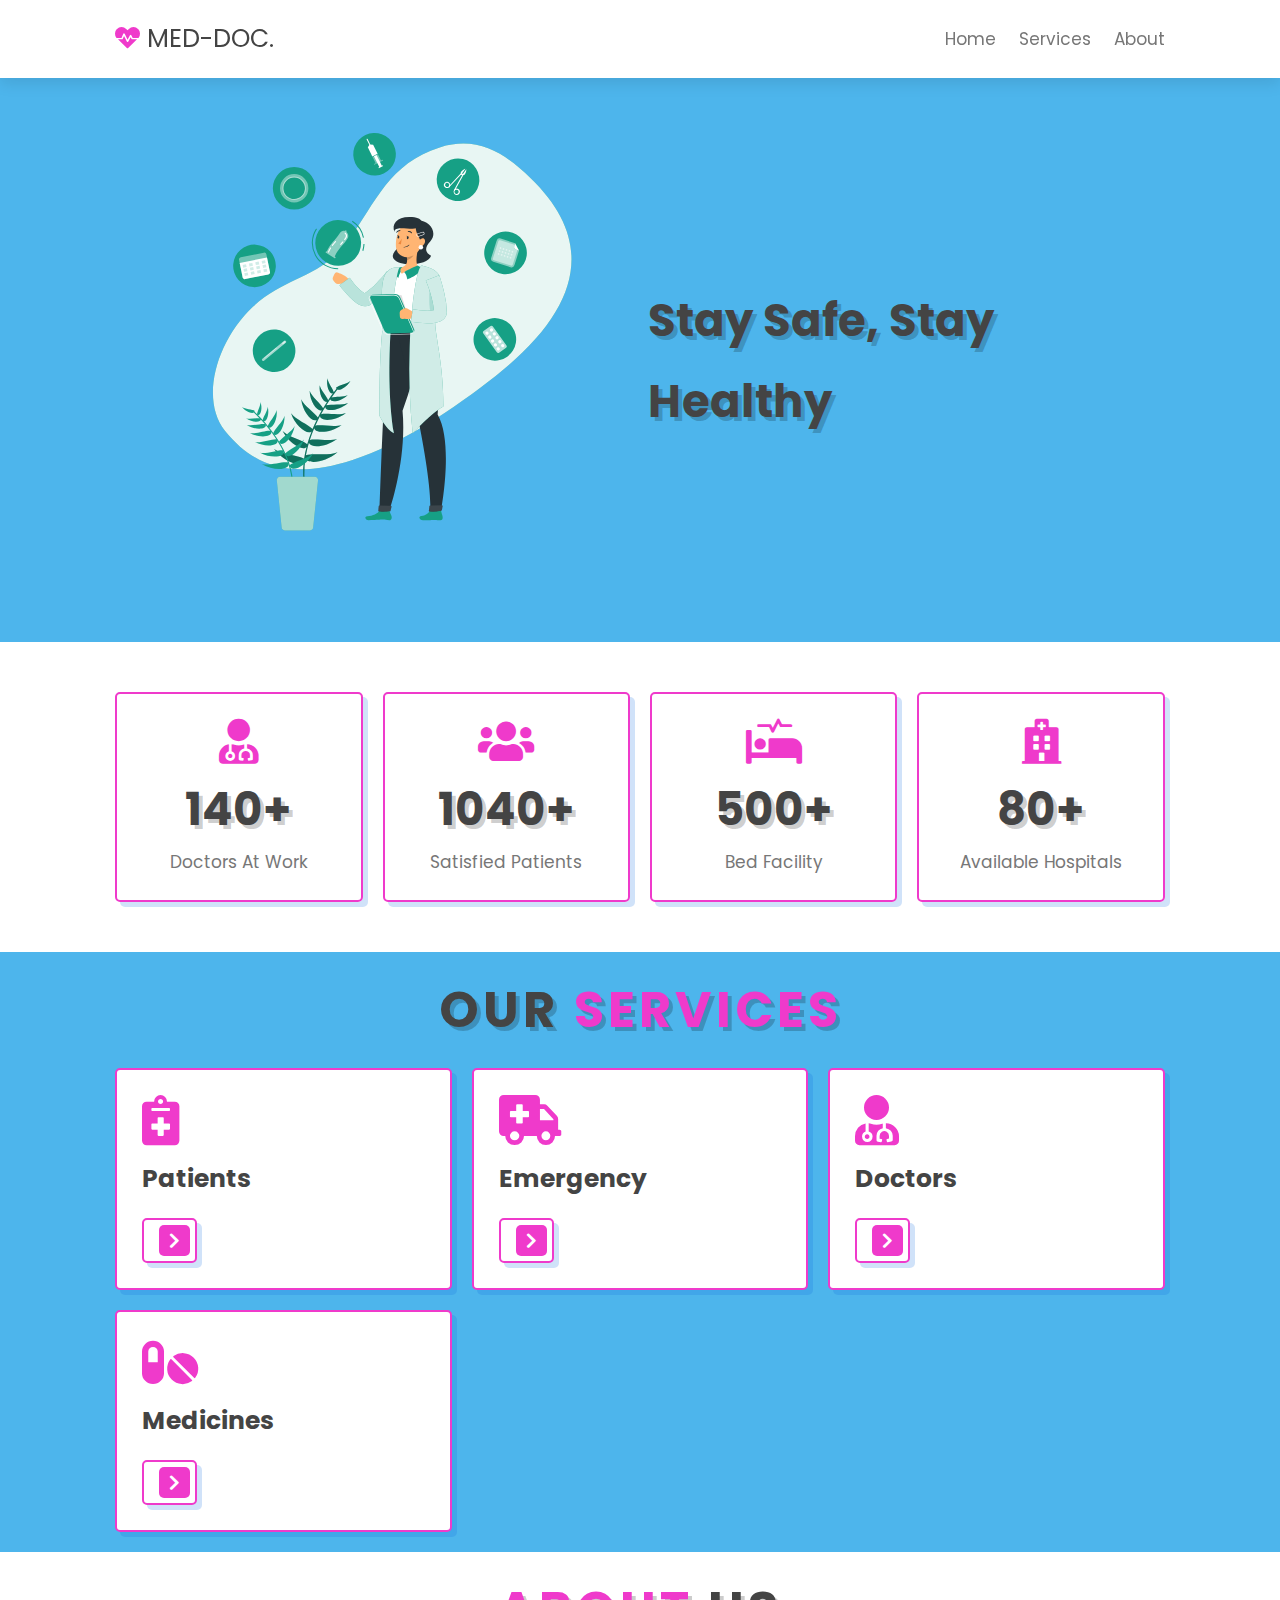
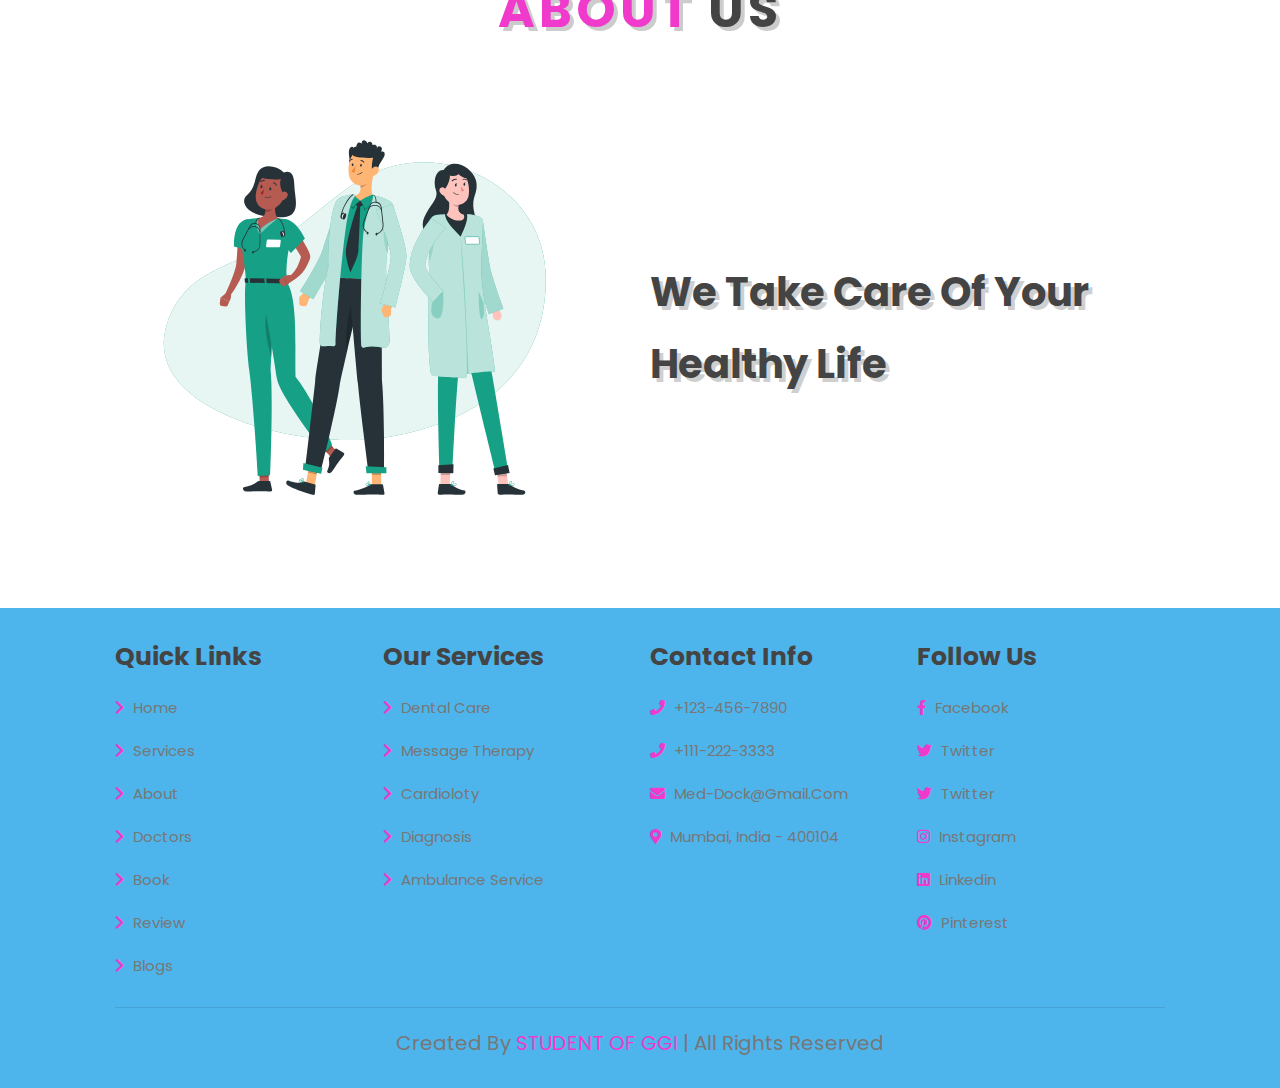
<file: index.html>
<!DOCTYPE html>
<html lang="en">
<head>
    <meta charset="UTF-8">
    <meta http-equiv="X-UA-Compatible" content="IE=edge">
    <meta name="viewport" content="width=device-width, initial-scale=1.0">
    <title>MED-DOC/HOME</title>

    <!-- font awesome cdn link  -->
    <link rel="stylesheet" href="https://cdnjs.cloudflare.com/ajax/libs/font-awesome/5.15.4/css/all.min.css">

    <!-- custom css file link  -->
    <link rel="stylesheet" href="css/style.css">

</head>
<body>
    
<!-- header section starts  -->

<header class="header">
   
    <a href="#" class="logo"> <i class="fas fa-heartbeat"></i> MED-DOC. </a>

    <nav class="navbar">
        <a href="#home">home</a>
        <a href="#services">services</a>
        <a href="#about">about</a>
        
        
        
    </nav>

    <div id="menu-btn" class="fas fa-bars"></div>

</header>

<!-- header section ends -->

<!-- home section starts  -->

<section class="home" id="home">

    <div class="image">
        <img src="image/home-img.svg" alt="">
    </div>

    <div class="content">
        <h3>stay safe, stay healthy</h3>
        
    </div>

</section>

<!-- home section ends -->

<!-- icons section starts  -->

<section class="icons-container">

    <div class="icons">
        <i class="fas fa-user-md"></i>
        <h3>140+</h3>
        <p>doctors at work</p>
    </div>

    <div class="icons">
        <i class="fas fa-users"></i>
        <h3>1040+</h3>
        <p>satisfied patients</p>
    </div>

    <div class="icons">
        <i class="fas fa-procedures"></i>
        <h3>500+</h3>
        <p>bed facility</p>
    </div>

    <div class="icons">
        <i class="fas fa-hospital"></i>
        <h3>80+</h3>
        <p>available hospitals</p>
    </div>

</section>

<!-- icons section ends -->

<!-- services section starts  -->

<section class="services" id="services">

    <h1 class="heading"> our <span>services</span> </h1>

    <div class="box-container">

        <div class="box">
            <i class="fas fa-notes-medical"></i>
            <h3>Patients</h3>
            <p></p>
            <a href="Signup_Paticent.php" class="btn"><span class="fas fa-chevron-right"></span> </a>
        </div>

        <div class="box">
            <i class="fas fa-ambulance"></i>
            <h3>emergency</h3>

            <p></p>
            <a href="https://www.stanplus.com/?utm_city=kolkata&utm_source=google&utm_medium=cpl&utm_campaign=SP-stanplus-kolkata-search-road-ambulance-website-conversion&utm_adset=24-hrs-ambulance-broad&utm_ad=keywords-1sep2022&keyword=24-ambulance&utm_campaignid=18223988864&utm_adgroupid=140168964225&utm_extentionid=&utm_adposition=&utm_locinterest=9061848&utm_clicklocation=9303153&utm_network=g&utm_device=c&utm_devicemodel=&utm_creative=619352800512&utm_keyword=24%20ambulance&utm_placement=&utm_matchtype=b&utm_targetid=kwd-808024997442&utm_target=&utm_term=24%20ambulance&utm_source=adwords&utm_medium=ppc&utm_campaign=SP-stanplus-search-road-ambulance-website-conversion&hsa_net=adwords&hsa_ad=619352800512&hsa_acc=8345454823&hsa_src=g&hsa_cam=18223988864&hsa_ver=3&hsa_kw=24%20ambulance&hsa_tgt=kwd-808024997442&hsa_grp=140168964225&hsa_mt=b&gclid=Cj0KCQiAveebBhD_ARIsAFaAvrHM8jTn0BJtDb4P9aakOFMWi65eXnPrwvlIK4BIk1hvNl06Vn3XyPQaAvF7EALw_wcB" class="btn"><span class="fas fa-chevron-right"></span> </a>
        </div>

        <div class="box">
            <i class="fas fa-user-md"></i>
            <h3>Doctors</h3>
            <p></p>
            <a href="Signup_Doctor.php" class="btn"><span class="fas fa-chevron-right"></span> </a>
        </div>

        <div class="box">
            <i class="fas fa-pills"></i>
            <h3>Medicines</h3>
            <p></p>
            <a href="Med_Doc_Medicine/home.php" class="btn"><span class="fas fa-chevron-right"></span> </a>
        </div>

        

    </div>

</section>

<!-- services section ends -->

<!-- about section starts  -->

<section class="about" id="about">

    <h1 class="heading"> <span>about</span> us </h1>

    <div class="row">

        <div class="image">
            <img src="image/about-img.svg" alt="">
        </div>

        <div class="content">
            <h3>we take care of your healthy life</h3>
            
            
        </div>

    </div>

</section>





</section>


</section--s>

<!-- blogs section ends -->

<!-- footer section starts  -->

<section class="footer">

    <div class="box-container">

        <div class="box">
            <h3>quick links</h3>
            <a href="#"> <i class="fas fa-chevron-right"></i> home </a>
            <a href="#"> <i class="fas fa-chevron-right"></i> services </a>
            <a href="#"> <i class="fas fa-chevron-right"></i> about </a>
            <a href="#"> <i class="fas fa-chevron-right"></i> doctors </a>
            <a href="#"> <i class="fas fa-chevron-right"></i> book </a>
            <a href="#"> <i class="fas fa-chevron-right"></i> review </a>
            <a href="#"> <i class="fas fa-chevron-right"></i> blogs </a>
        </div>

        <div class="box">
            <h3>our services</h3>
            <a href="#"> <i class="fas fa-chevron-right"></i> dental care </a>
            <a href="#"> <i class="fas fa-chevron-right"></i> message therapy </a>
            <a href="#"> <i class="fas fa-chevron-right"></i> cardioloty </a>
            <a href="#"> <i class="fas fa-chevron-right"></i> diagnosis </a>
            <a href="#"> <i class="fas fa-chevron-right"></i> ambulance service </a>
        </div>

        <div class="box">
            <h3>contact info</h3>
            <a href="#"> <i class="fas fa-phone"></i> +123-456-7890 </a>
            <a href="#"> <i class="fas fa-phone"></i> +111-222-3333 </a>
            <a href="#"> <i class="fas fa-envelope"></i> med-dock@gmail.com </a>
           
            <a href="#"> <i class="fas fa-map-marker-alt"></i> mumbai, india - 400104 </a>
        </div>

        <div class="box">
            <h3>follow us</h3>
            <a href="#"> <i class="fab fa-facebook-f"></i> facebook </a>
            <a href="#"> <i class="fab fa-twitter"></i> twitter </a>
            <a href="#"> <i class="fab fa-twitter"></i> twitter </a>
            <a href="#"> <i class="fab fa-instagram"></i> instagram </a>
            <a href="#"> <i class="fab fa-linkedin"></i> linkedin </a>
            <a href="#"> <i class="fab fa-pinterest"></i> pinterest </a>
        </div>

    </div>

    <div class="credit"> created by <span>STUDENT OF GGI</span> | all rights reserved </div>

</section>

<!-- footer section ends -->


















<!-- custom js file link  -->
<script src="js/script.js"></script>

</body>
</html>
</file>
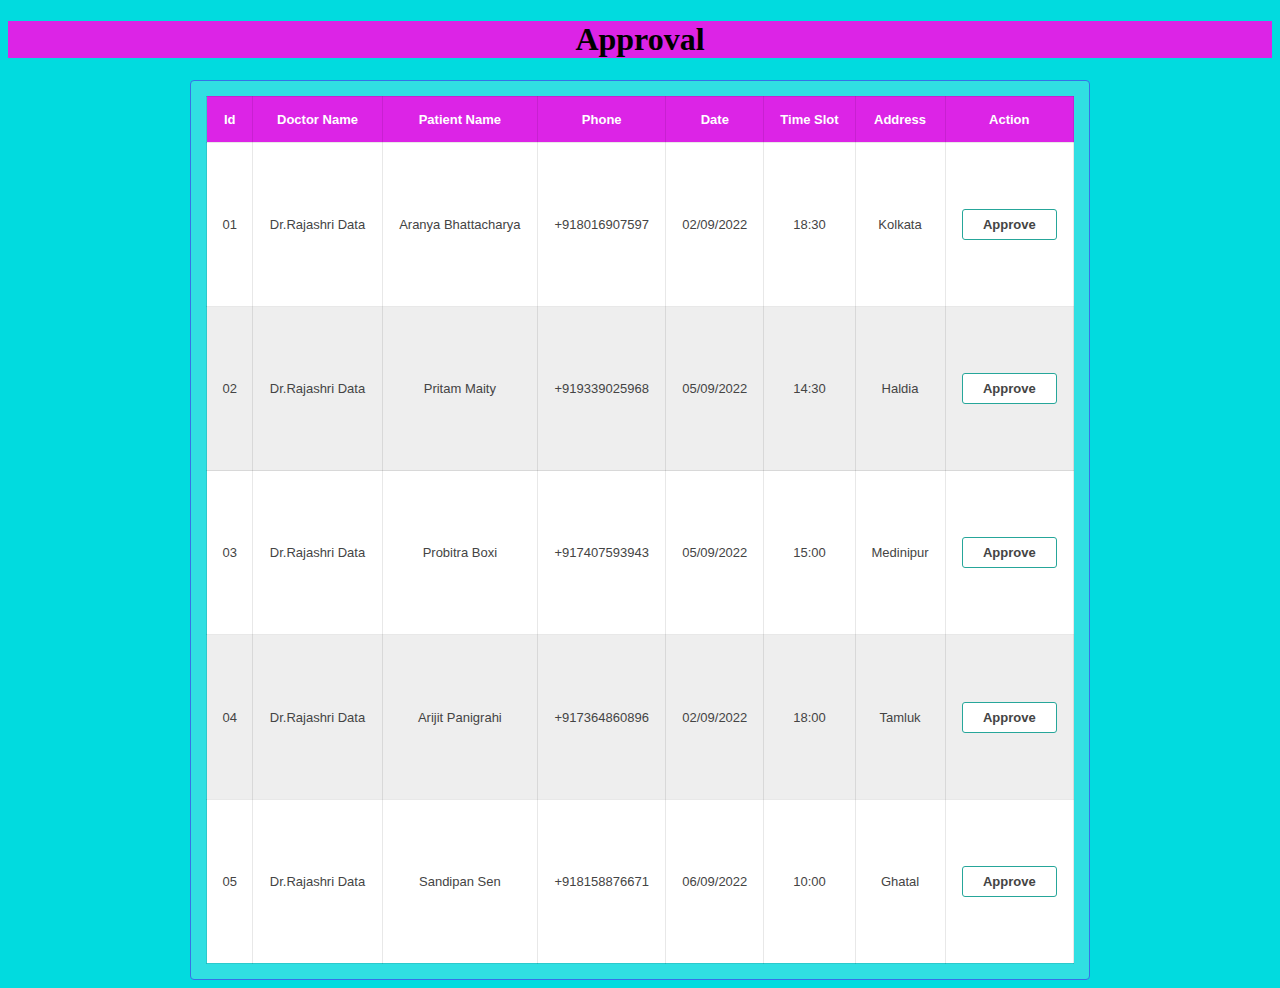
<file: Doctor/Approval.html>
<!DOCTYPE html>
<html lang="en">
<head>
    <meta charset="UTF-8">
    <meta http-equiv="X-UA-Compatible" content="IE=edge">
    <meta name="viewport" content="width=device-width, initial-scale=1.0">
    <title>Responsive HTML Table</title>
    <link rel="stylesheet" href= "Appraoval.css">
    <h1><span>Approval</span></h1>
</head>
<body>
  <div class="table_responsive">
    <table>
      <thead>
        <tr>
          <th>Id</th>
          <th>Doctor Name</th>
          <th>Patient Name</th>
          <th>Phone</th>
          <th>Date</th>
          <th>Time Slot</th>
          <th>Address</th>
          <th>Action</th>
        </tr>
      </thead>
      <tbody>
        <tr>
          <td>01</td>
          <td>Dr.Rajashri Data</td>
          <td>Aranya Bhattacharya</td>
          <td>+918016907597</td>
          <td>02/09/2022</td>
          <td>18:30</td>
          <td>Kolkata</td>
          <td>
            <span class="action_btn">
              <a href="#">Approve</a>
            </span>
          </td>
        </tr>
        <tr>
          <td>02</td>
          <td>Dr.Rajashri Data</td>
          <td>Pritam Maity</td>
          <td>+919339025968</td>
          <td>05/09/2022</td>
          <td>14:30</td>
          <td>Haldia</td>
          <td>
            <span class="action_btn">
              <a href="#">Approve</a>
            </span>
          </td>
        </tr>
        <tr>
          <td>03</td>
          <td>Dr.Rajashri Data</td>
          <td>Probitra Boxi</td>
          <td>+917407593943</td>
          <td>05/09/2022</td>
          <td>15:00</td>
          <td>Medinipur</td>
          <td>
            <span class="action_btn">
              <a href="#">Approve</a>
            </span>
          </td>
        </tr>
        <tr>
          <td>04</td>
          <td>Dr.Rajashri Data</td>
          <td>Arijit Panigrahi</td>
          <td>+917364860896</td>
          <td>02/09/2022</td>
          <td>18:00</td>
          <td>Tamluk</td>
          <td>
            <span class="action_btn">
              <a href="#">Approve</a>
            </span>
          </td>
        </tr>
        <tr>
          <td>05</td>
          <td>Dr.Rajashri Data</td>
          <td>Sandipan Sen</td>
          <td>+918158876671</td>
          <td>06/09/2022</td>
          <td>10:00</td>
          <td>Ghatal</td>
          <td>
            <span class="action_btn">
              <a href="#">Approve</a>
            </span>
          </td>
        </tr>
      </tbody>
    </table>
  </div>
</div>
</body>
</html>
</file>
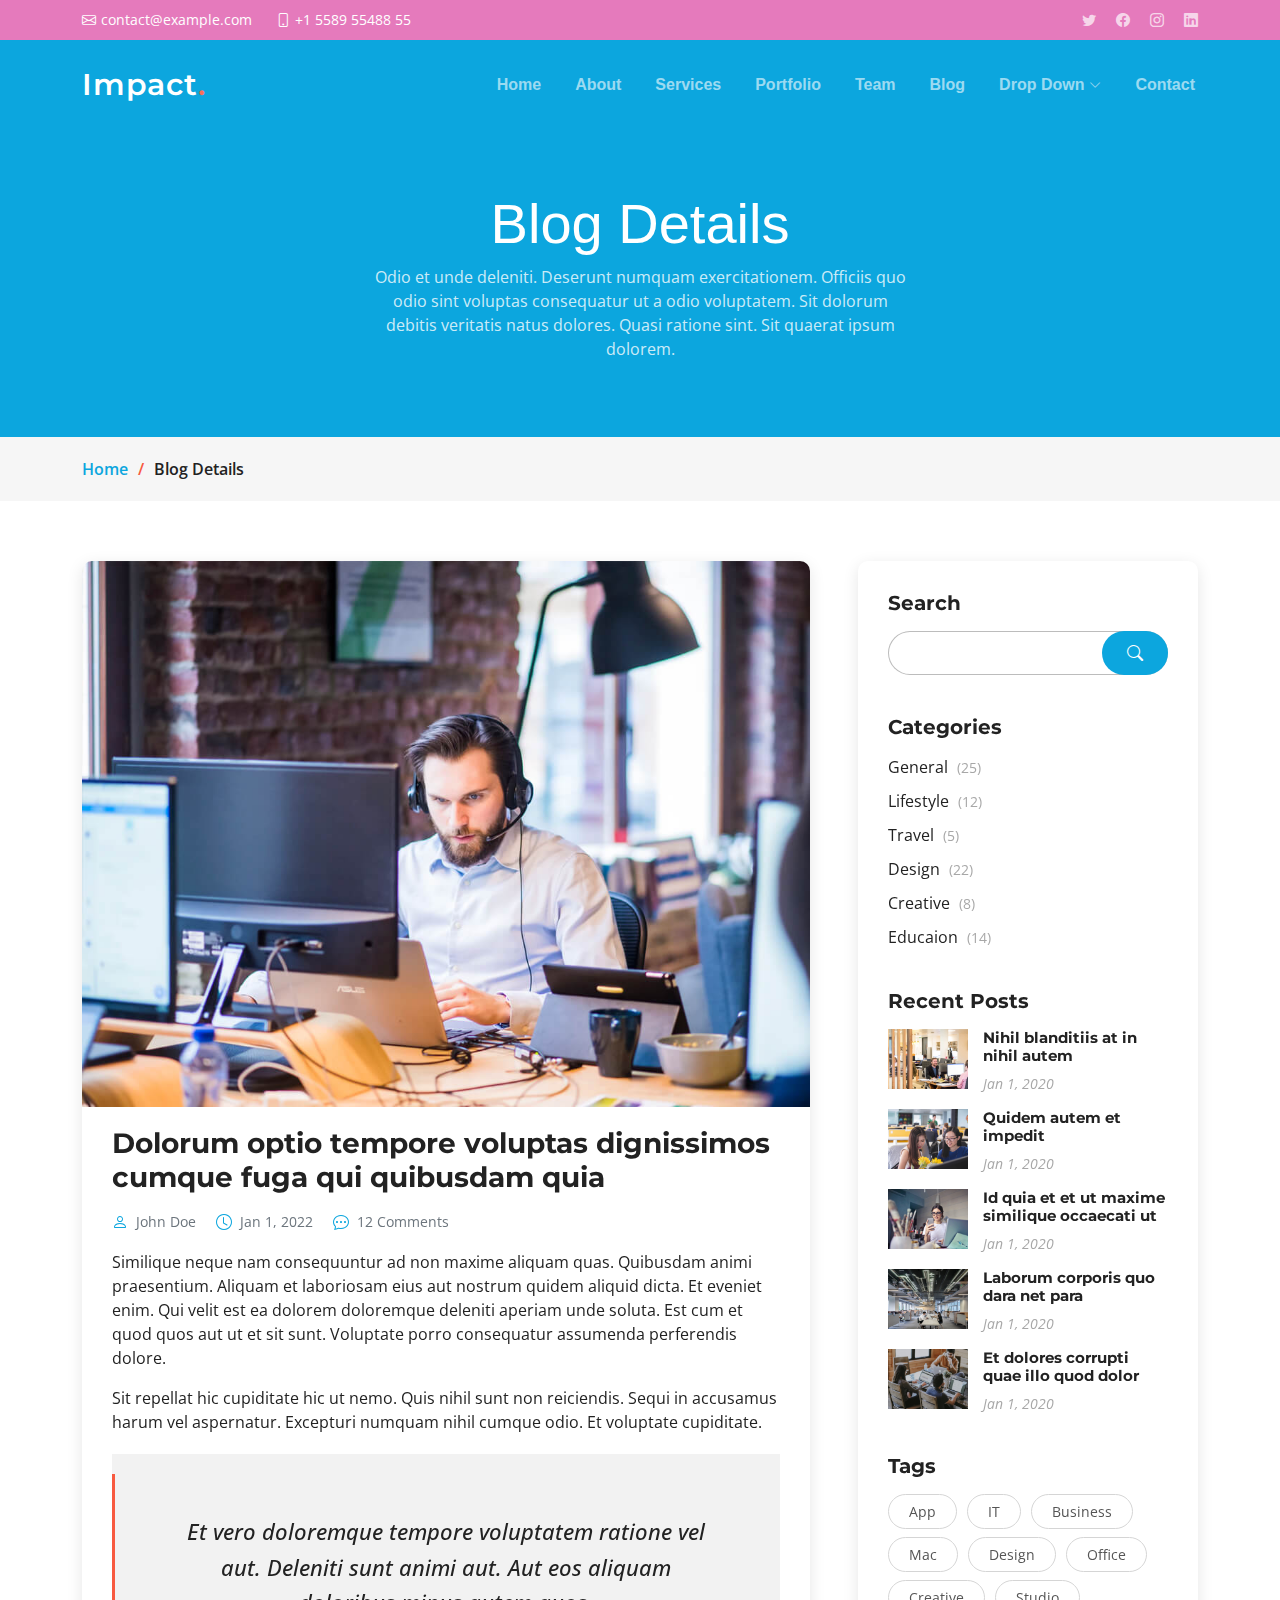
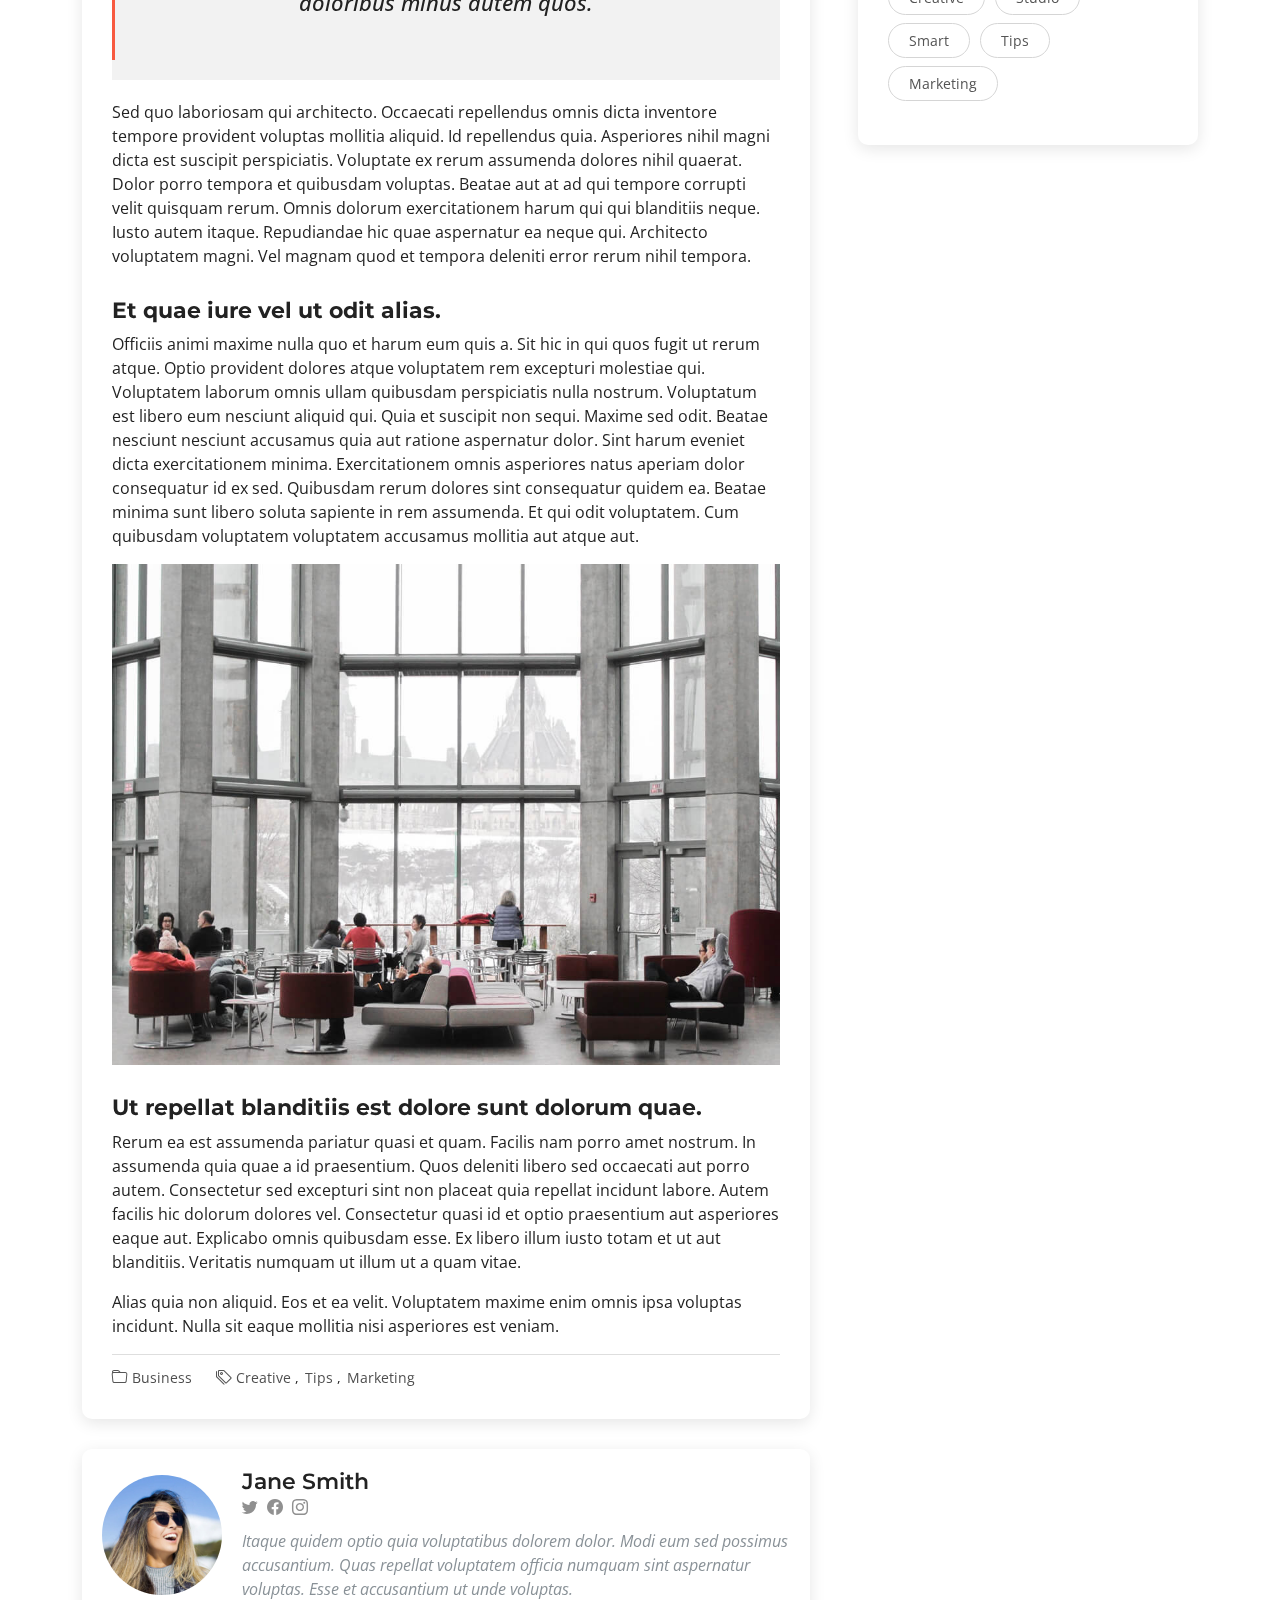
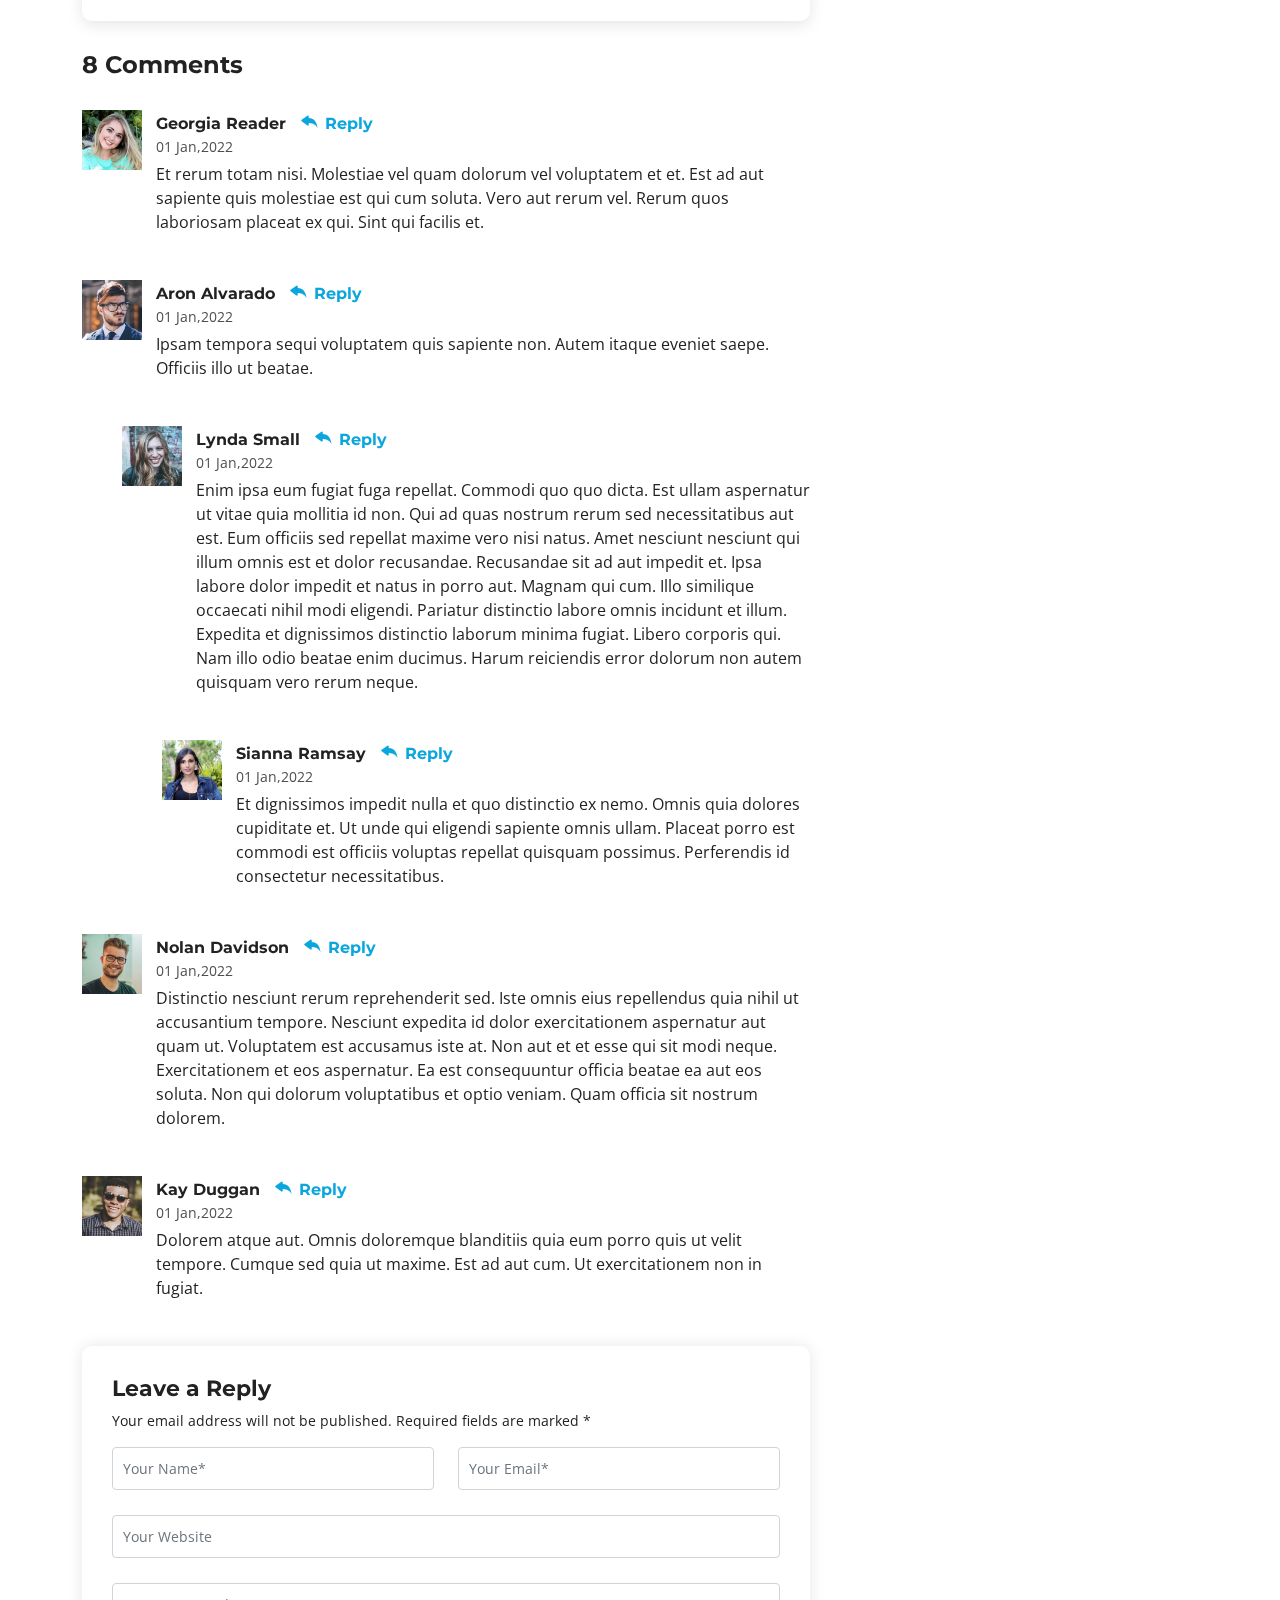
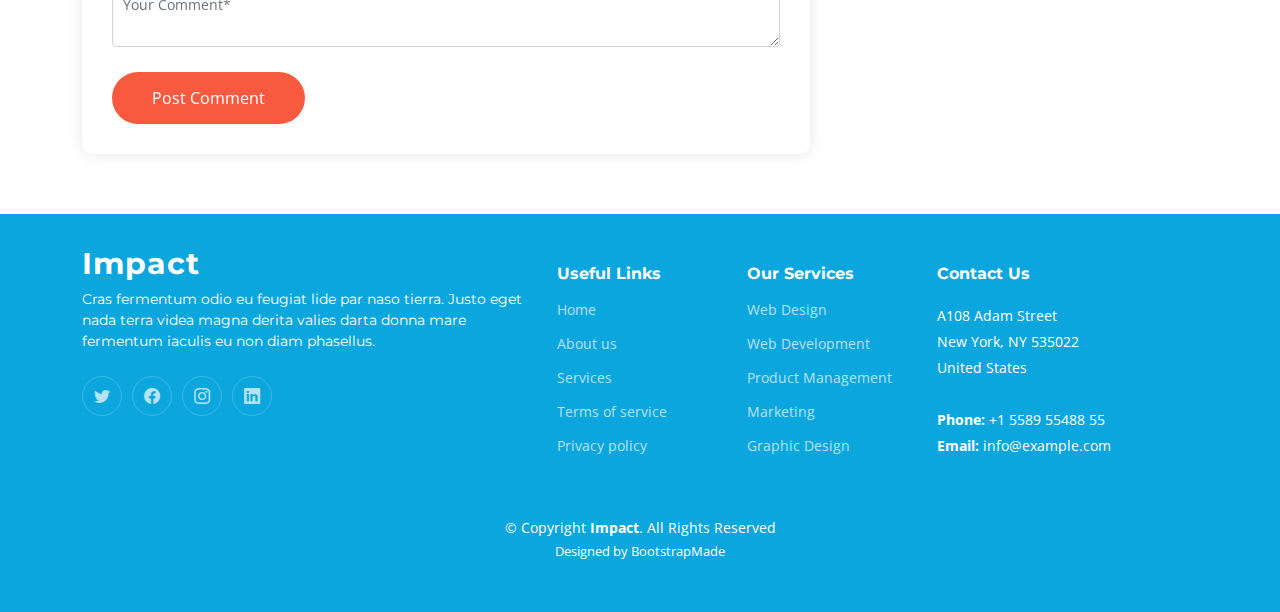
<file: Doctor/blog-details.html>
<!DOCTYPE html>
<html lang="en">

<head>
  <meta charset="utf-8">
  <meta content="width=device-width, initial-scale=1.0" name="viewport">

  <title>Impact Bootstrap Template - Blog Details</title>
  <meta content="" name="description">
  <meta content="" name="keywords">

  <!-- Favicons -->
  <link href="assets/img/favicon.png" rel="icon">
  <link href="assets/img/apple-touch-icon.png" rel="apple-touch-icon">

  <!-- Google Fonts -->
  <link rel="preconnect" href="https://fonts.googleapis.com">
  <link rel="preconnect" href="https://fonts.gstatic.com" crossorigin>
  <link href="https://fonts.googleapis.com/css2?family=Open+Sans:ital,wght@0,300;0,400;0,500;0,600;0,700;1,300;1,400;1,600;1,700&family=Montserrat:ital,wght@0,300;0,400;0,500;0,600;0,700;1,300;1,400;1,500;1,600;1,700&family=Raleway:ital,wght@0,300;0,400;0,500;0,600;0,700;1,300;1,400;1,500;1,600;1,700&display=swap" rel="stylesheet">

  <!-- Vendor CSS Files -->
  <link href="assets/vendor/bootstrap/css/bootstrap.min.css" rel="stylesheet">
  <link href="assets/vendor/bootstrap-icons/bootstrap-icons.css" rel="stylesheet">
  <link href="assets/vendor/aos/aos.css" rel="stylesheet">
  <link href="assets/vendor/glightbox/css/glightbox.min.css" rel="stylesheet">
  <link href="assets/vendor/swiper/swiper-bundle.min.css" rel="stylesheet">

  <!-- Template Main CSS File -->
  <link href="assets/css/main.css" rel="stylesheet">

  <!-- =======================================================
  * Template Name: Impact - v1.0.0
  * Template URL: https://bootstrapmade.com/impact-bootstrap-business-website-template/
  * Author: BootstrapMade.com
  * License: https://bootstrapmade.com/license/
  ======================================================== -->
</head>

<body>

  <!-- ======= Header ======= -->
  <section id="topbar" class="topbar d-flex align-items-center">
    <div class="container d-flex justify-content-center justify-content-md-between">
      <div class="contact-info d-flex align-items-center">
        <i class="bi bi-envelope d-flex align-items-center"><a href="mailto:contact@example.com">contact@example.com</a></i>
        <i class="bi bi-phone d-flex align-items-center ms-4"><span>+1 5589 55488 55</span></i>
      </div>
      <div class="social-links d-none d-md-flex align-items-center">
        <a href="#" class="twitter"><i class="bi bi-twitter"></i></a>
        <a href="#" class="facebook"><i class="bi bi-facebook"></i></a>
        <a href="#" class="instagram"><i class="bi bi-instagram"></i></a>
        <a href="#" class="linkedin"><i class="bi bi-linkedin"></i></i></a>
      </div>
    </div>
  </section><!-- End Top Bar -->

  <header id="header" class="header d-flex align-items-center">

    <div class="container-fluid container-xl d-flex align-items-center justify-content-between">
      <a href="index.html" class="logo d-flex align-items-center">
        <!-- Uncomment the line below if you also wish to use an image logo -->
        <!-- <img src="assets/img/logo.png" alt=""> -->
        <h1>Impact<span>.</span></h1>
      </a>
      <nav id="navbar" class="navbar">
        <ul>
          <li><a href="#hero">Home</a></li>
          <li><a href="#about">About</a></li>
          <li><a href="#services">Services</a></li>
          <li><a href="#portfolio">Portfolio</a></li>
          <li><a href="#team">Team</a></li>
          <li><a href="blog.html">Blog</a></li>
          <li class="dropdown"><a href="#"><span>Drop Down</span> <i class="bi bi-chevron-down dropdown-indicator"></i></a>
            <ul>
              <li><a href="#">Drop Down 1</a></li>
              <li class="dropdown"><a href="#"><span>Deep Drop Down</span> <i class="bi bi-chevron-down dropdown-indicator"></i></a>
                <ul>
                  <li><a href="#">Deep Drop Down 1</a></li>
                  <li><a href="#">Deep Drop Down 2</a></li>
                  <li><a href="#">Deep Drop Down 3</a></li>
                  <li><a href="#">Deep Drop Down 4</a></li>
                  <li><a href="#">Deep Drop Down 5</a></li>
                </ul>
              </li>
              <li><a href="#">Drop Down 2</a></li>
              <li><a href="#">Drop Down 3</a></li>
              <li><a href="#">Drop Down 4</a></li>
            </ul>
          </li>
          <li><a href="#contact">Contact</a></li>
        </ul>
      </nav><!-- .navbar -->

      <i class="mobile-nav-toggle mobile-nav-show bi bi-list"></i>
      <i class="mobile-nav-toggle mobile-nav-hide d-none bi bi-x"></i>

    </div>
  </header><!-- End Header -->
  <!-- End Header -->

  <main id="main">

    <!-- ======= Breadcrumbs ======= -->
    <div class="breadcrumbs">
      <div class="page-header d-flex align-items-center" style="background-image: url('');">
        <div class="container position-relative">
          <div class="row d-flex justify-content-center">
            <div class="col-lg-6 text-center">
              <h2>Blog Details</h2>
              <p>Odio et unde deleniti. Deserunt numquam exercitationem. Officiis quo odio sint voluptas consequatur ut a odio voluptatem. Sit dolorum debitis veritatis natus dolores. Quasi ratione sint. Sit quaerat ipsum dolorem.</p>
            </div>
          </div>
        </div>
      </div>
      <nav>
        <div class="container">
          <ol>
            <li><a href="index.html">Home</a></li>
            <li>Blog Details</li>
          </ol>
        </div>
      </nav>
    </div><!-- End Breadcrumbs -->

    <!-- ======= Blog Details Section ======= -->
    <section id="blog" class="blog">
      <div class="container" data-aos="fade-up">

        <div class="row g-5">

          <div class="col-lg-8">

            <article class="blog-details">

              <div class="post-img">
                <img src="assets/img/blog/blog-1.jpg" alt="" class="img-fluid">
              </div>

              <h2 class="title">Dolorum optio tempore voluptas dignissimos cumque fuga qui quibusdam quia</h2>

              <div class="meta-top">
                <ul>
                  <li class="d-flex align-items-center"><i class="bi bi-person"></i> <a href="blog-details.html">John Doe</a></li>
                  <li class="d-flex align-items-center"><i class="bi bi-clock"></i> <a href="blog-details.html"><time datetime="2020-01-01">Jan 1, 2022</time></a></li>
                  <li class="d-flex align-items-center"><i class="bi bi-chat-dots"></i> <a href="blog-details.html">12 Comments</a></li>
                </ul>
              </div><!-- End meta top -->

              <div class="content">
                <p>
                  Similique neque nam consequuntur ad non maxime aliquam quas. Quibusdam animi praesentium. Aliquam et laboriosam eius aut nostrum quidem aliquid dicta.
                  Et eveniet enim. Qui velit est ea dolorem doloremque deleniti aperiam unde soluta. Est cum et quod quos aut ut et sit sunt. Voluptate porro consequatur assumenda perferendis dolore.
                </p>

                <p>
                  Sit repellat hic cupiditate hic ut nemo. Quis nihil sunt non reiciendis. Sequi in accusamus harum vel aspernatur. Excepturi numquam nihil cumque odio. Et voluptate cupiditate.
                </p>

                <blockquote>
                  <p>
                    Et vero doloremque tempore voluptatem ratione vel aut. Deleniti sunt animi aut. Aut eos aliquam doloribus minus autem quos.
                  </p>
                </blockquote>

                <p>
                  Sed quo laboriosam qui architecto. Occaecati repellendus omnis dicta inventore tempore provident voluptas mollitia aliquid. Id repellendus quia. Asperiores nihil magni dicta est suscipit perspiciatis. Voluptate ex rerum assumenda dolores nihil quaerat.
                  Dolor porro tempora et quibusdam voluptas. Beatae aut at ad qui tempore corrupti velit quisquam rerum. Omnis dolorum exercitationem harum qui qui blanditiis neque.
                  Iusto autem itaque. Repudiandae hic quae aspernatur ea neque qui. Architecto voluptatem magni. Vel magnam quod et tempora deleniti error rerum nihil tempora.
                </p>

                <h3>Et quae iure vel ut odit alias.</h3>
                <p>
                  Officiis animi maxime nulla quo et harum eum quis a. Sit hic in qui quos fugit ut rerum atque. Optio provident dolores atque voluptatem rem excepturi molestiae qui. Voluptatem laborum omnis ullam quibusdam perspiciatis nulla nostrum. Voluptatum est libero eum nesciunt aliquid qui.
                  Quia et suscipit non sequi. Maxime sed odit. Beatae nesciunt nesciunt accusamus quia aut ratione aspernatur dolor. Sint harum eveniet dicta exercitationem minima. Exercitationem omnis asperiores natus aperiam dolor consequatur id ex sed. Quibusdam rerum dolores sint consequatur quidem ea.
                  Beatae minima sunt libero soluta sapiente in rem assumenda. Et qui odit voluptatem. Cum quibusdam voluptatem voluptatem accusamus mollitia aut atque aut.
                </p>
                <img src="assets/img/blog/blog-inside-post.jpg" class="img-fluid" alt="">

                <h3>Ut repellat blanditiis est dolore sunt dolorum quae.</h3>
                <p>
                  Rerum ea est assumenda pariatur quasi et quam. Facilis nam porro amet nostrum. In assumenda quia quae a id praesentium. Quos deleniti libero sed occaecati aut porro autem. Consectetur sed excepturi sint non placeat quia repellat incidunt labore. Autem facilis hic dolorum dolores vel.
                  Consectetur quasi id et optio praesentium aut asperiores eaque aut. Explicabo omnis quibusdam esse. Ex libero illum iusto totam et ut aut blanditiis. Veritatis numquam ut illum ut a quam vitae.
                </p>
                <p>
                  Alias quia non aliquid. Eos et ea velit. Voluptatem maxime enim omnis ipsa voluptas incidunt. Nulla sit eaque mollitia nisi asperiores est veniam.
                </p>

              </div><!-- End post content -->

              <div class="meta-bottom">
                <i class="bi bi-folder"></i>
                <ul class="cats">
                  <li><a href="#">Business</a></li>
                </ul>

                <i class="bi bi-tags"></i>
                <ul class="tags">
                  <li><a href="#">Creative</a></li>
                  <li><a href="#">Tips</a></li>
                  <li><a href="#">Marketing</a></li>
                </ul>
              </div><!-- End meta bottom -->

            </article><!-- End blog post -->

            <div class="post-author d-flex align-items-center">
              <img src="assets/img/blog/blog-author.jpg" class="rounded-circle flex-shrink-0" alt="">
              <div>
                <h4>Jane Smith</h4>
                <div class="social-links">
                  <a href="https://twitters.com/#"><i class="bi bi-twitter"></i></a>
                  <a href="https://facebook.com/#"><i class="bi bi-facebook"></i></a>
                  <a href="https://instagram.com/#"><i class="biu bi-instagram"></i></a>
                </div>
                <p>
                  Itaque quidem optio quia voluptatibus dolorem dolor. Modi eum sed possimus accusantium. Quas repellat voluptatem officia numquam sint aspernatur voluptas. Esse et accusantium ut unde voluptas.
                </p>
              </div>
            </div><!-- End post author -->

            <div class="comments">

              <h4 class="comments-count">8 Comments</h4>

              <div id="comment-1" class="comment">
                <div class="d-flex">
                  <div class="comment-img"><img src="assets/img/blog/comments-1.jpg" alt=""></div>
                  <div>
                    <h5><a href="">Georgia Reader</a> <a href="#" class="reply"><i class="bi bi-reply-fill"></i> Reply</a></h5>
                    <time datetime="2020-01-01">01 Jan,2022</time>
                    <p>
                      Et rerum totam nisi. Molestiae vel quam dolorum vel voluptatem et et. Est ad aut sapiente quis molestiae est qui cum soluta.
                      Vero aut rerum vel. Rerum quos laboriosam placeat ex qui. Sint qui facilis et.
                    </p>
                  </div>
                </div>
              </div><!-- End comment #1 -->

              <div id="comment-2" class="comment">
                <div class="d-flex">
                  <div class="comment-img"><img src="assets/img/blog/comments-2.jpg" alt=""></div>
                  <div>
                    <h5><a href="">Aron Alvarado</a> <a href="#" class="reply"><i class="bi bi-reply-fill"></i> Reply</a></h5>
                    <time datetime="2020-01-01">01 Jan,2022</time>
                    <p>
                      Ipsam tempora sequi voluptatem quis sapiente non. Autem itaque eveniet saepe. Officiis illo ut beatae.
                    </p>
                  </div>
                </div>

                <div id="comment-reply-1" class="comment comment-reply">
                  <div class="d-flex">
                    <div class="comment-img"><img src="assets/img/blog/comments-3.jpg" alt=""></div>
                    <div>
                      <h5><a href="">Lynda Small</a> <a href="#" class="reply"><i class="bi bi-reply-fill"></i> Reply</a></h5>
                      <time datetime="2020-01-01">01 Jan,2022</time>
                      <p>
                        Enim ipsa eum fugiat fuga repellat. Commodi quo quo dicta. Est ullam aspernatur ut vitae quia mollitia id non. Qui ad quas nostrum rerum sed necessitatibus aut est. Eum officiis sed repellat maxime vero nisi natus. Amet nesciunt nesciunt qui illum omnis est et dolor recusandae.

                        Recusandae sit ad aut impedit et. Ipsa labore dolor impedit et natus in porro aut. Magnam qui cum. Illo similique occaecati nihil modi eligendi. Pariatur distinctio labore omnis incidunt et illum. Expedita et dignissimos distinctio laborum minima fugiat.

                        Libero corporis qui. Nam illo odio beatae enim ducimus. Harum reiciendis error dolorum non autem quisquam vero rerum neque.
                      </p>
                    </div>
                  </div>

                  <div id="comment-reply-2" class="comment comment-reply">
                    <div class="d-flex">
                      <div class="comment-img"><img src="assets/img/blog/comments-4.jpg" alt=""></div>
                      <div>
                        <h5><a href="">Sianna Ramsay</a> <a href="#" class="reply"><i class="bi bi-reply-fill"></i> Reply</a></h5>
                        <time datetime="2020-01-01">01 Jan,2022</time>
                        <p>
                          Et dignissimos impedit nulla et quo distinctio ex nemo. Omnis quia dolores cupiditate et. Ut unde qui eligendi sapiente omnis ullam. Placeat porro est commodi est officiis voluptas repellat quisquam possimus. Perferendis id consectetur necessitatibus.
                        </p>
                      </div>
                    </div>

                  </div><!-- End comment reply #2-->

                </div><!-- End comment reply #1-->

              </div><!-- End comment #2-->

              <div id="comment-3" class="comment">
                <div class="d-flex">
                  <div class="comment-img"><img src="assets/img/blog/comments-5.jpg" alt=""></div>
                  <div>
                    <h5><a href="">Nolan Davidson</a> <a href="#" class="reply"><i class="bi bi-reply-fill"></i> Reply</a></h5>
                    <time datetime="2020-01-01">01 Jan,2022</time>
                    <p>
                      Distinctio nesciunt rerum reprehenderit sed. Iste omnis eius repellendus quia nihil ut accusantium tempore. Nesciunt expedita id dolor exercitationem aspernatur aut quam ut. Voluptatem est accusamus iste at.
                      Non aut et et esse qui sit modi neque. Exercitationem et eos aspernatur. Ea est consequuntur officia beatae ea aut eos soluta. Non qui dolorum voluptatibus et optio veniam. Quam officia sit nostrum dolorem.
                    </p>
                  </div>
                </div>

              </div><!-- End comment #3 -->

              <div id="comment-4" class="comment">
                <div class="d-flex">
                  <div class="comment-img"><img src="assets/img/blog/comments-6.jpg" alt=""></div>
                  <div>
                    <h5><a href="">Kay Duggan</a> <a href="#" class="reply"><i class="bi bi-reply-fill"></i> Reply</a></h5>
                    <time datetime="2020-01-01">01 Jan,2022</time>
                    <p>
                      Dolorem atque aut. Omnis doloremque blanditiis quia eum porro quis ut velit tempore. Cumque sed quia ut maxime. Est ad aut cum. Ut exercitationem non in fugiat.
                    </p>
                  </div>
                </div>

              </div><!-- End comment #4 -->

              <div class="reply-form">

                <h4>Leave a Reply</h4>
                <p>Your email address will not be published. Required fields are marked * </p>
                <form action="">
                  <div class="row">
                    <div class="col-md-6 form-group">
                      <input name="name" type="text" class="form-control" placeholder="Your Name*">
                    </div>
                    <div class="col-md-6 form-group">
                      <input name="email" type="text" class="form-control" placeholder="Your Email*">
                    </div>
                  </div>
                  <div class="row">
                    <div class="col form-group">
                      <input name="website" type="text" class="form-control" placeholder="Your Website">
                    </div>
                  </div>
                  <div class="row">
                    <div class="col form-group">
                      <textarea name="comment" class="form-control" placeholder="Your Comment*"></textarea>
                    </div>
                  </div>
                  <button type="submit" class="btn btn-primary">Post Comment</button>

                </form>

              </div>

            </div><!-- End blog comments -->

          </div>

          <div class="col-lg-4">

            <div class="sidebar">

              <div class="sidebar-item search-form">
                <h3 class="sidebar-title">Search</h3>
                <form action="" class="mt-3">
                  <input type="text">
                  <button type="submit"><i class="bi bi-search"></i></button>
                </form>
              </div><!-- End sidebar search formn-->

              <div class="sidebar-item categories">
                <h3 class="sidebar-title">Categories</h3>
                <ul class="mt-3">
                  <li><a href="#">General <span>(25)</span></a></li>
                  <li><a href="#">Lifestyle <span>(12)</span></a></li>
                  <li><a href="#">Travel <span>(5)</span></a></li>
                  <li><a href="#">Design <span>(22)</span></a></li>
                  <li><a href="#">Creative <span>(8)</span></a></li>
                  <li><a href="#">Educaion <span>(14)</span></a></li>
                </ul>
              </div><!-- End sidebar categories-->

              <div class="sidebar-item recent-posts">
                <h3 class="sidebar-title">Recent Posts</h3>

                <div class="mt-3">

                  <div class="post-item mt-3">
                    <img src="assets/img/blog/blog-recent-1.jpg" alt="">
                    <div>
                      <h4><a href="blog-details.html">Nihil blanditiis at in nihil autem</a></h4>
                      <time datetime="2020-01-01">Jan 1, 2020</time>
                    </div>
                  </div><!-- End recent post item-->

                  <div class="post-item">
                    <img src="assets/img/blog/blog-recent-2.jpg" alt="">
                    <div>
                      <h4><a href="blog-details.html">Quidem autem et impedit</a></h4>
                      <time datetime="2020-01-01">Jan 1, 2020</time>
                    </div>
                  </div><!-- End recent post item-->

                  <div class="post-item">
                    <img src="assets/img/blog/blog-recent-3.jpg" alt="">
                    <div>
                      <h4><a href="blog-details.html">Id quia et et ut maxime similique occaecati ut</a></h4>
                      <time datetime="2020-01-01">Jan 1, 2020</time>
                    </div>
                  </div><!-- End recent post item-->

                  <div class="post-item">
                    <img src="assets/img/blog/blog-recent-4.jpg" alt="">
                    <div>
                      <h4><a href="blog-details.html">Laborum corporis quo dara net para</a></h4>
                      <time datetime="2020-01-01">Jan 1, 2020</time>
                    </div>
                  </div><!-- End recent post item-->

                  <div class="post-item">
                    <img src="assets/img/blog/blog-recent-5.jpg" alt="">
                    <div>
                      <h4><a href="blog-details.html">Et dolores corrupti quae illo quod dolor</a></h4>
                      <time datetime="2020-01-01">Jan 1, 2020</time>
                    </div>
                  </div><!-- End recent post item-->

                </div>

              </div><!-- End sidebar recent posts-->

              <div class="sidebar-item tags">
                <h3 class="sidebar-title">Tags</h3>
                <ul class="mt-3">
                  <li><a href="#">App</a></li>
                  <li><a href="#">IT</a></li>
                  <li><a href="#">Business</a></li>
                  <li><a href="#">Mac</a></li>
                  <li><a href="#">Design</a></li>
                  <li><a href="#">Office</a></li>
                  <li><a href="#">Creative</a></li>
                  <li><a href="#">Studio</a></li>
                  <li><a href="#">Smart</a></li>
                  <li><a href="#">Tips</a></li>
                  <li><a href="#">Marketing</a></li>
                </ul>
              </div><!-- End sidebar tags-->

            </div><!-- End Blog Sidebar -->

          </div>
        </div>

      </div>
    </section><!-- End Blog Details Section -->

  </main><!-- End #main -->

  <!-- ======= Footer ======= -->
  <footer id="footer" class="footer">

    <div class="container">
      <div class="row gy-4">
        <div class="col-lg-5 col-md-12 footer-info">
          <a href="index.html" class="logo d-flex align-items-center">
            <span>Impact</span>
          </a>
          <p>Cras fermentum odio eu feugiat lide par naso tierra. Justo eget nada terra videa magna derita valies darta donna mare fermentum iaculis eu non diam phasellus.</p>
          <div class="social-links d-flex mt-4">
            <a href="#" class="twitter"><i class="bi bi-twitter"></i></a>
            <a href="#" class="facebook"><i class="bi bi-facebook"></i></a>
            <a href="#" class="instagram"><i class="bi bi-instagram"></i></a>
            <a href="#" class="linkedin"><i class="bi bi-linkedin"></i></a>
          </div>
        </div>

        <div class="col-lg-2 col-6 footer-links">
          <h4>Useful Links</h4>
          <ul>
            <li><a href="#">Home</a></li>
            <li><a href="#">About us</a></li>
            <li><a href="#">Services</a></li>
            <li><a href="#">Terms of service</a></li>
            <li><a href="#">Privacy policy</a></li>
          </ul>
        </div>

        <div class="col-lg-2 col-6 footer-links">
          <h4>Our Services</h4>
          <ul>
            <li><a href="#">Web Design</a></li>
            <li><a href="#">Web Development</a></li>
            <li><a href="#">Product Management</a></li>
            <li><a href="#">Marketing</a></li>
            <li><a href="#">Graphic Design</a></li>
          </ul>
        </div>

        <div class="col-lg-3 col-md-12 footer-contact text-center text-md-start">
          <h4>Contact Us</h4>
          <p>
            A108 Adam Street <br>
            New York, NY 535022<br>
            United States <br><br>
            <strong>Phone:</strong> +1 5589 55488 55<br>
            <strong>Email:</strong> info@example.com<br>
          </p>

        </div>

      </div>
    </div>

    <div class="container mt-4">
      <div class="copyright">
        &copy; Copyright <strong><span>Impact</span></strong>. All Rights Reserved
      </div>
      <div class="credits">
        <!-- All the links in the footer should remain intact. -->
        <!-- You can delete the links only if you purchased the pro version. -->
        <!-- Licensing information: https://bootstrapmade.com/license/ -->
        <!-- Purchase the pro version with working PHP/AJAX contact form: https://bootstrapmade.com/impact-bootstrap-business-website-template/ -->
        Designed by <a href="https://bootstrapmade.com/">BootstrapMade</a>
      </div>
    </div>

  </footer><!-- End Footer -->
  <!-- End Footer -->

  <a href="#" class="scroll-top d-flex align-items-center justify-content-center"><i class="bi bi-arrow-up-short"></i></a>

  <div id="preloader"></div>

  <!-- Vendor JS Files -->
  <script src="assets/vendor/bootstrap/js/bootstrap.bundle.min.js"></script>
  <script src="assets/vendor/aos/aos.js"></script>
  <script src="assets/vendor/glightbox/js/glightbox.min.js"></script>
  <script src="assets/vendor/purecounter/purecounter_vanilla.js"></script>
  <script src="assets/vendor/swiper/swiper-bundle.min.js"></script>
  <script src="assets/vendor/isotope-layout/isotope.pkgd.min.js"></script>
  <script src="assets/vendor/php-email-form/validate.js"></script>

  <!-- Template Main JS File -->
  <script src="assets/js/main.js"></script>

</body>

</html>
</file>
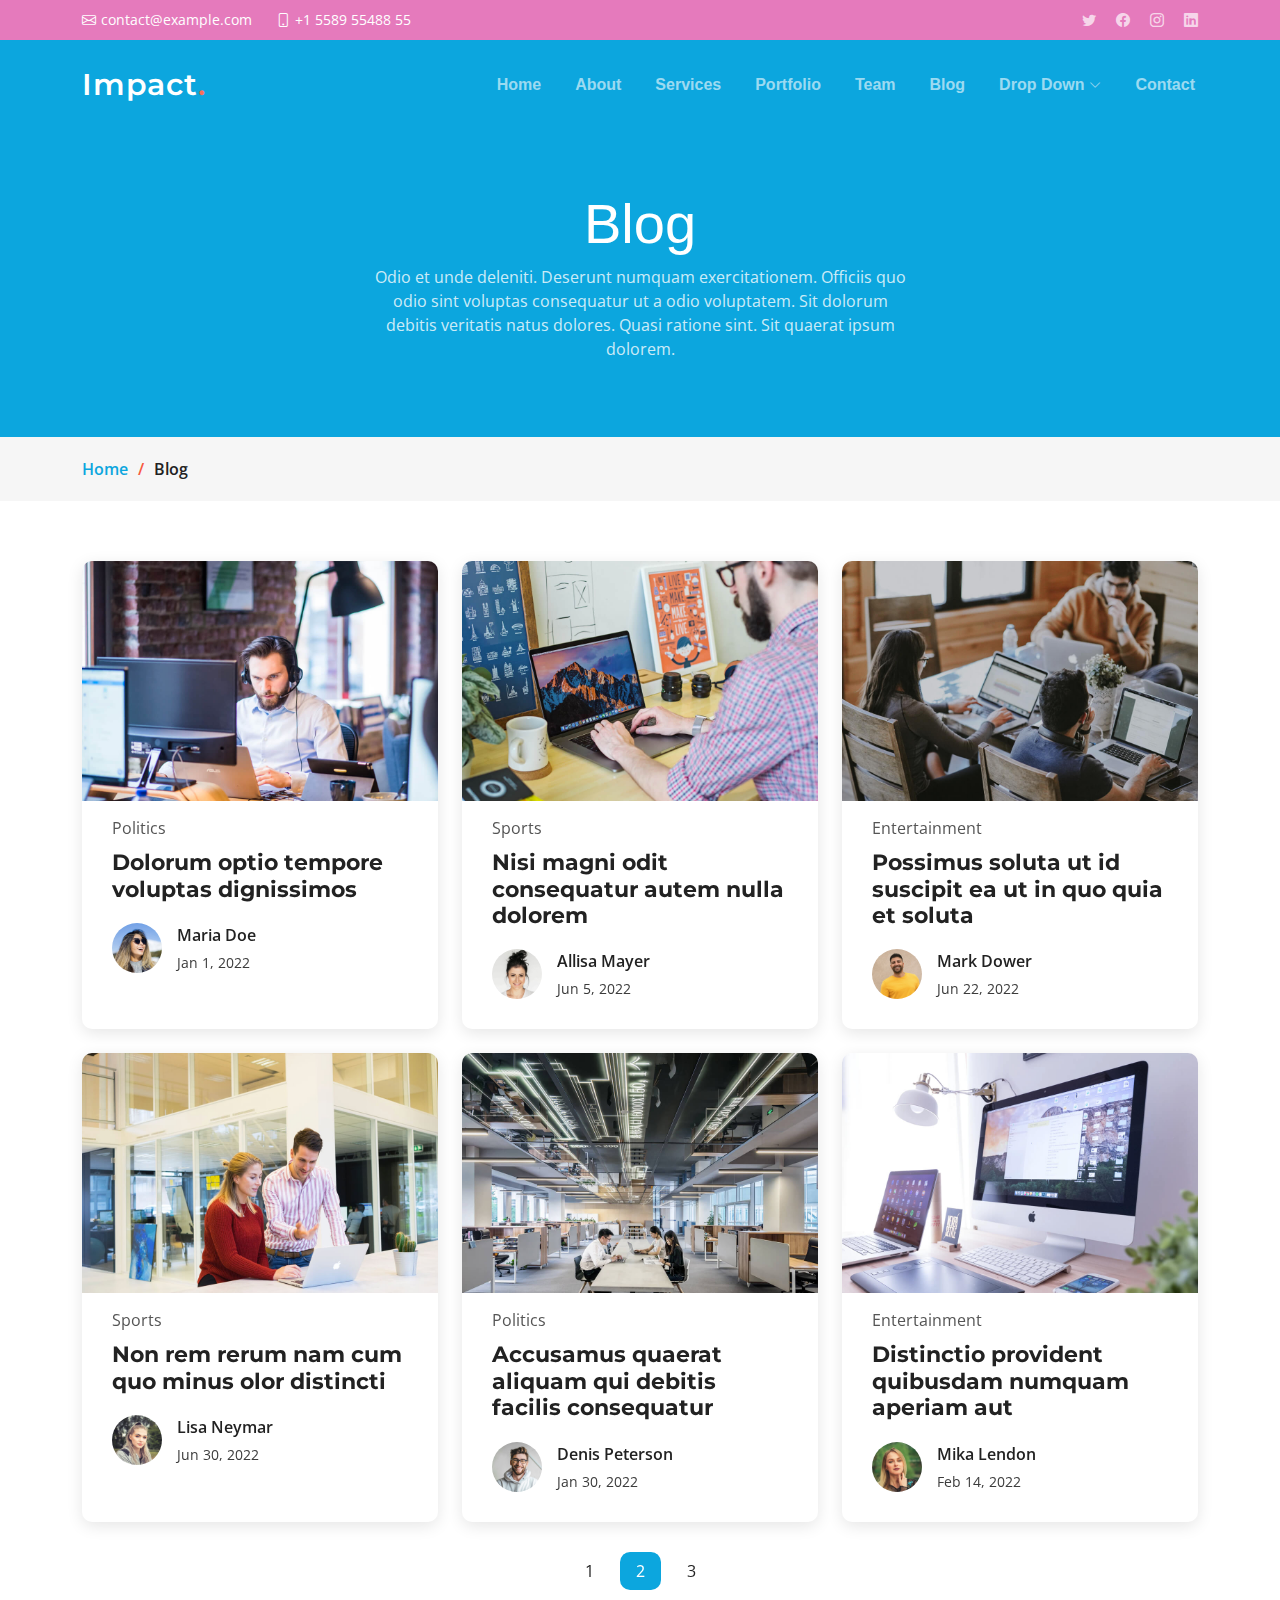
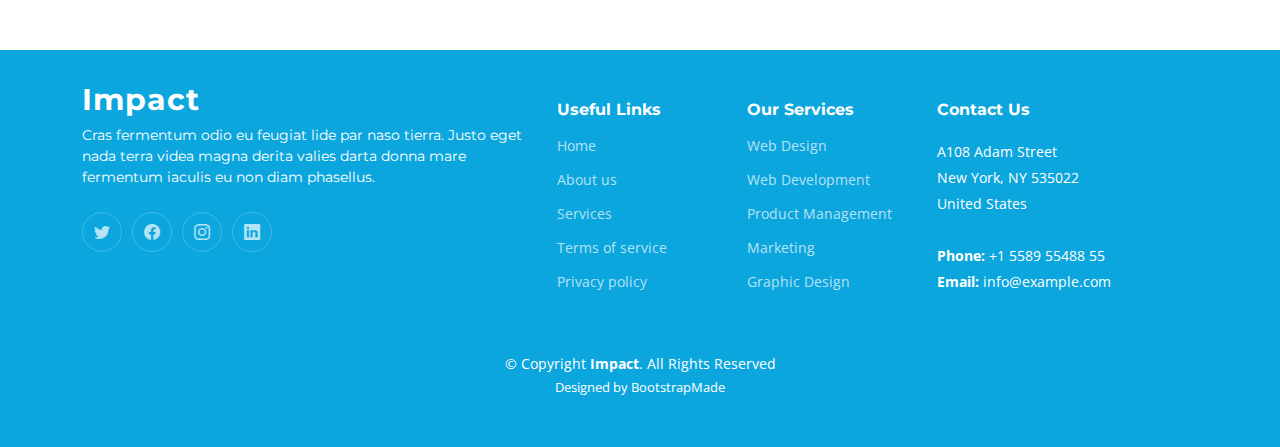
<file: Doctor/blog.html>
<!DOCTYPE html>
<html lang="en">

<head>
  <meta charset="utf-8">
  <meta content="width=device-width, initial-scale=1.0" name="viewport">

  <title>Impact Bootstrap Template - Blog</title>
  <meta content="" name="description">
  <meta content="" name="keywords">

  <!-- Favicons -->
  <link href="assets/img/favicon.png" rel="icon">
  <link href="assets/img/apple-touch-icon.png" rel="apple-touch-icon">

  <!-- Google Fonts -->
  <link rel="preconnect" href="https://fonts.googleapis.com">
  <link rel="preconnect" href="https://fonts.gstatic.com" crossorigin>
  <link href="https://fonts.googleapis.com/css2?family=Open+Sans:ital,wght@0,300;0,400;0,500;0,600;0,700;1,300;1,400;1,600;1,700&family=Montserrat:ital,wght@0,300;0,400;0,500;0,600;0,700;1,300;1,400;1,500;1,600;1,700&family=Raleway:ital,wght@0,300;0,400;0,500;0,600;0,700;1,300;1,400;1,500;1,600;1,700&display=swap" rel="stylesheet">

  <!-- Vendor CSS Files -->
  <link href="assets/vendor/bootstrap/css/bootstrap.min.css" rel="stylesheet">
  <link href="assets/vendor/bootstrap-icons/bootstrap-icons.css" rel="stylesheet">
  <link href="assets/vendor/aos/aos.css" rel="stylesheet">
  <link href="assets/vendor/glightbox/css/glightbox.min.css" rel="stylesheet">
  <link href="assets/vendor/swiper/swiper-bundle.min.css" rel="stylesheet">

  <!-- Template Main CSS File -->
  <link href="assets/css/main.css" rel="stylesheet">

  <!-- =======================================================
  * Template Name: Impact - v1.0.0
  * Template URL: https://bootstrapmade.com/impact-bootstrap-business-website-template/
  * Author: BootstrapMade.com
  * License: https://bootstrapmade.com/license/
  ======================================================== -->
</head>

<body>

  <!-- ======= Header ======= -->
  <section id="topbar" class="topbar d-flex align-items-center">
    <div class="container d-flex justify-content-center justify-content-md-between">
      <div class="contact-info d-flex align-items-center">
        <i class="bi bi-envelope d-flex align-items-center"><a href="mailto:contact@example.com">contact@example.com</a></i>
        <i class="bi bi-phone d-flex align-items-center ms-4"><span>+1 5589 55488 55</span></i>
      </div>
      <div class="social-links d-none d-md-flex align-items-center">
        <a href="#" class="twitter"><i class="bi bi-twitter"></i></a>
        <a href="#" class="facebook"><i class="bi bi-facebook"></i></a>
        <a href="#" class="instagram"><i class="bi bi-instagram"></i></a>
        <a href="#" class="linkedin"><i class="bi bi-linkedin"></i></i></a>
      </div>
    </div>
  </section><!-- End Top Bar -->

  <header id="header" class="header d-flex align-items-center">

    <div class="container-fluid container-xl d-flex align-items-center justify-content-between">
      <a href="index.html" class="logo d-flex align-items-center">
        <!-- Uncomment the line below if you also wish to use an image logo -->
        <!-- <img src="assets/img/logo.png" alt=""> -->
        <h1>Impact<span>.</span></h1>
      </a>
      <nav id="navbar" class="navbar">
        <ul>
          <li><a href="#hero">Home</a></li>
          <li><a href="#about">About</a></li>
          <li><a href="#services">Services</a></li>
          <li><a href="#portfolio">Portfolio</a></li>
          <li><a href="#team">Team</a></li>
          <li><a href="blog.html">Blog</a></li>
          <li class="dropdown"><a href="#"><span>Drop Down</span> <i class="bi bi-chevron-down dropdown-indicator"></i></a>
            <ul>
              <li><a href="#">Drop Down 1</a></li>
              <li class="dropdown"><a href="#"><span>Deep Drop Down</span> <i class="bi bi-chevron-down dropdown-indicator"></i></a>
                <ul>
                  <li><a href="#">Deep Drop Down 1</a></li>
                  <li><a href="#">Deep Drop Down 2</a></li>
                  <li><a href="#">Deep Drop Down 3</a></li>
                  <li><a href="#">Deep Drop Down 4</a></li>
                  <li><a href="#">Deep Drop Down 5</a></li>
                </ul>
              </li>
              <li><a href="#">Drop Down 2</a></li>
              <li><a href="#">Drop Down 3</a></li>
              <li><a href="#">Drop Down 4</a></li>
            </ul>
          </li>
          <li><a href="#contact">Contact</a></li>
        </ul>
      </nav><!-- .navbar -->

      <i class="mobile-nav-toggle mobile-nav-show bi bi-list"></i>
      <i class="mobile-nav-toggle mobile-nav-hide d-none bi bi-x"></i>

    </div>
  </header><!-- End Header -->
  <!-- End Header -->

  <main id="main">

    <!-- ======= Breadcrumbs ======= -->
    <div class="breadcrumbs">
      <div class="page-header d-flex align-items-center" style="background-image: url('');">
        <div class="container position-relative">
          <div class="row d-flex justify-content-center">
            <div class="col-lg-6 text-center">
              <h2>Blog</h2>
              <p>Odio et unde deleniti. Deserunt numquam exercitationem. Officiis quo odio sint voluptas consequatur ut a odio voluptatem. Sit dolorum debitis veritatis natus dolores. Quasi ratione sint. Sit quaerat ipsum dolorem.</p>
            </div>
          </div>
        </div>
      </div>
      <nav>
        <div class="container">
          <ol>
            <li><a href="index.html">Home</a></li>
            <li>Blog</li>
          </ol>
        </div>
      </nav>
    </div><!-- End Breadcrumbs -->

    <!-- ======= Blog Section ======= -->
    <section id="blog" class="blog">
      <div class="container" data-aos="fade-up">

        <div class="row gy-4 posts-list">

          <div class="col-xl-4 col-md-6">
            <article>

              <div class="post-img">
                <img src="assets/img/blog/blog-1.jpg" alt="" class="img-fluid">
              </div>

              <p class="post-category">Politics</p>

              <h2 class="title">
                <a href="blog-details.html">Dolorum optio tempore voluptas dignissimos</a>
              </h2>

              <div class="d-flex align-items-center">
                <img src="assets/img/blog/blog-author.jpg" alt="" class="img-fluid post-author-img flex-shrink-0">
                <div class="post-meta">
                  <p class="post-author-list">Maria Doe</p>
                  <p class="post-date">
                    <time datetime="2022-01-01">Jan 1, 2022</time>
                  </p>
                </div>
              </div>

            </article>
          </div><!-- End post list item -->

          <div class="col-xl-4 col-md-6">
            <article>

              <div class="post-img">
                <img src="assets/img/blog/blog-2.jpg" alt="" class="img-fluid">
              </div>

              <p class="post-category">Sports</p>

              <h2 class="title">
                <a href="blog-details.html">Nisi magni odit consequatur autem nulla dolorem</a>
              </h2>

              <div class="d-flex align-items-center">
                <img src="assets/img/blog/blog-author-2.jpg" alt="" class="img-fluid post-author-img flex-shrink-0">
                <div class="post-meta">
                  <p class="post-author-list">Allisa Mayer</p>
                  <p class="post-date">
                    <time datetime="2022-01-01">Jun 5, 2022</time>
                  </p>
                </div>
              </div>

            </article>
          </div><!-- End post list item -->

          <div class="col-xl-4 col-md-6">
            <article>

              <div class="post-img">
                <img src="assets/img/blog/blog-3.jpg" alt="" class="img-fluid">
              </div>

              <p class="post-category">Entertainment</p>

              <h2 class="title">
                <a href="blog-details.html">Possimus soluta ut id suscipit ea ut in quo quia et soluta</a>
              </h2>

              <div class="d-flex align-items-center">
                <img src="assets/img/blog/blog-author-3.jpg" alt="" class="img-fluid post-author-img flex-shrink-0">
                <div class="post-meta">
                  <p class="post-author-list">Mark Dower</p>
                  <p class="post-date">
                    <time datetime="2022-01-01">Jun 22, 2022</time>
                  </p>
                </div>
              </div>

            </article>
          </div><!-- End post list item -->

          <div class="col-xl-4 col-md-6">
            <article>

              <div class="post-img">
                <img src="assets/img/blog/blog-4.jpg" alt="" class="img-fluid">
              </div>

              <p class="post-category">Sports</p>

              <h2 class="title">
                <a href="blog-details.html">Non rem rerum nam cum quo minus olor distincti</a>
              </h2>

              <div class="d-flex align-items-center">
                <img src="assets/img/blog/blog-author-4.jpg" alt="" class="img-fluid post-author-img flex-shrink-0">
                <div class="post-meta">
                  <p class="post-author-list">Lisa Neymar</p>
                  <p class="post-date">
                    <time datetime="2022-01-01">Jun 30, 2022</time>
                  </p>
                </div>
              </div>

            </article>
          </div><!-- End post list item -->

          <div class="col-xl-4 col-md-6">
            <article>

              <div class="post-img">
                <img src="assets/img/blog/blog-5.jpg" alt="" class="img-fluid">
              </div>

              <p class="post-category">Politics</p>

              <h2 class="title">
                <a href="blog-details.html">Accusamus quaerat aliquam qui debitis facilis consequatur</a>
              </h2>

              <div class="d-flex align-items-center">
                <img src="assets/img/blog/blog-author-5.jpg" alt="" class="img-fluid post-author-img flex-shrink-0">
                <div class="post-meta">
                  <p class="post-author-list">Denis Peterson</p>
                  <p class="post-date">
                    <time datetime="2022-01-01">Jan 30, 2022</time>
                  </p>
                </div>
              </div>

            </article>
          </div><!-- End post list item -->

          <div class="col-xl-4 col-md-6">
            <article>

              <div class="post-img">
                <img src="assets/img/blog/blog-6.jpg" alt="" class="img-fluid">
              </div>

              <p class="post-category">Entertainment</p>

              <h2 class="title">
                <a href="blog-details.html">Distinctio provident quibusdam numquam aperiam aut</a>
              </h2>

              <div class="d-flex align-items-center">
                <img src="assets/img/blog/blog-author-6.jpg" alt="" class="img-fluid post-author-img flex-shrink-0">
                <div class="post-meta">
                  <p class="post-author-list">Mika Lendon</p>
                  <p class="post-date">
                    <time datetime="2022-01-01">Feb 14, 2022</time>
                  </p>
                </div>
              </div>

            </article>
          </div><!-- End post list item -->

        </div><!-- End blog posts list -->

        <div class="blog-pagination">
          <ul class="justify-content-center">
            <li><a href="#">1</a></li>
            <li class="active"><a href="#">2</a></li>
            <li><a href="#">3</a></li>
          </ul>
        </div><!-- End blog pagination -->

      </div>
    </section><!-- End Blog Section -->

  </main><!-- End #main -->

  <!-- ======= Footer ======= -->
  <footer id="footer" class="footer">

    <div class="container">
      <div class="row gy-4">
        <div class="col-lg-5 col-md-12 footer-info">
          <a href="index.html" class="logo d-flex align-items-center">
            <span>Impact</span>
          </a>
          <p>Cras fermentum odio eu feugiat lide par naso tierra. Justo eget nada terra videa magna derita valies darta donna mare fermentum iaculis eu non diam phasellus.</p>
          <div class="social-links d-flex mt-4">
            <a href="#" class="twitter"><i class="bi bi-twitter"></i></a>
            <a href="#" class="facebook"><i class="bi bi-facebook"></i></a>
            <a href="#" class="instagram"><i class="bi bi-instagram"></i></a>
            <a href="#" class="linkedin"><i class="bi bi-linkedin"></i></a>
          </div>
        </div>

        <div class="col-lg-2 col-6 footer-links">
          <h4>Useful Links</h4>
          <ul>
            <li><a href="#">Home</a></li>
            <li><a href="#">About us</a></li>
            <li><a href="#">Services</a></li>
            <li><a href="#">Terms of service</a></li>
            <li><a href="#">Privacy policy</a></li>
          </ul>
        </div>

        <div class="col-lg-2 col-6 footer-links">
          <h4>Our Services</h4>
          <ul>
            <li><a href="#">Web Design</a></li>
            <li><a href="#">Web Development</a></li>
            <li><a href="#">Product Management</a></li>
            <li><a href="#">Marketing</a></li>
            <li><a href="#">Graphic Design</a></li>
          </ul>
        </div>

        <div class="col-lg-3 col-md-12 footer-contact text-center text-md-start">
          <h4>Contact Us</h4>
          <p>
            A108 Adam Street <br>
            New York, NY 535022<br>
            United States <br><br>
            <strong>Phone:</strong> +1 5589 55488 55<br>
            <strong>Email:</strong> info@example.com<br>
          </p>

        </div>

      </div>
    </div>

    <div class="container mt-4">
      <div class="copyright">
        &copy; Copyright <strong><span>Impact</span></strong>. All Rights Reserved
      </div>
      <div class="credits">
        <!-- All the links in the footer should remain intact. -->
        <!-- You can delete the links only if you purchased the pro version. -->
        <!-- Licensing information: https://bootstrapmade.com/license/ -->
        <!-- Purchase the pro version with working PHP/AJAX contact form: https://bootstrapmade.com/impact-bootstrap-business-website-template/ -->
        Designed by <a href="https://bootstrapmade.com/">BootstrapMade</a>
      </div>
    </div>

  </footer><!-- End Footer -->
  <!-- End Footer -->

  <a href="#" class="scroll-top d-flex align-items-center justify-content-center"><i class="bi bi-arrow-up-short"></i></a>

  <div id="preloader"></div>

  <!-- Vendor JS Files -->
  <script src="assets/vendor/bootstrap/js/bootstrap.bundle.min.js"></script>
  <script src="assets/vendor/aos/aos.js"></script>
  <script src="assets/vendor/glightbox/js/glightbox.min.js"></script>
  <script src="assets/vendor/purecounter/purecounter_vanilla.js"></script>
  <script src="assets/vendor/swiper/swiper-bundle.min.js"></script>
  <script src="assets/vendor/isotope-layout/isotope.pkgd.min.js"></script>
  <script src="assets/vendor/php-email-form/validate.js"></script>

  <!-- Template Main JS File -->
  <script src="assets/js/main.js"></script>

</body>

</html>
</file>
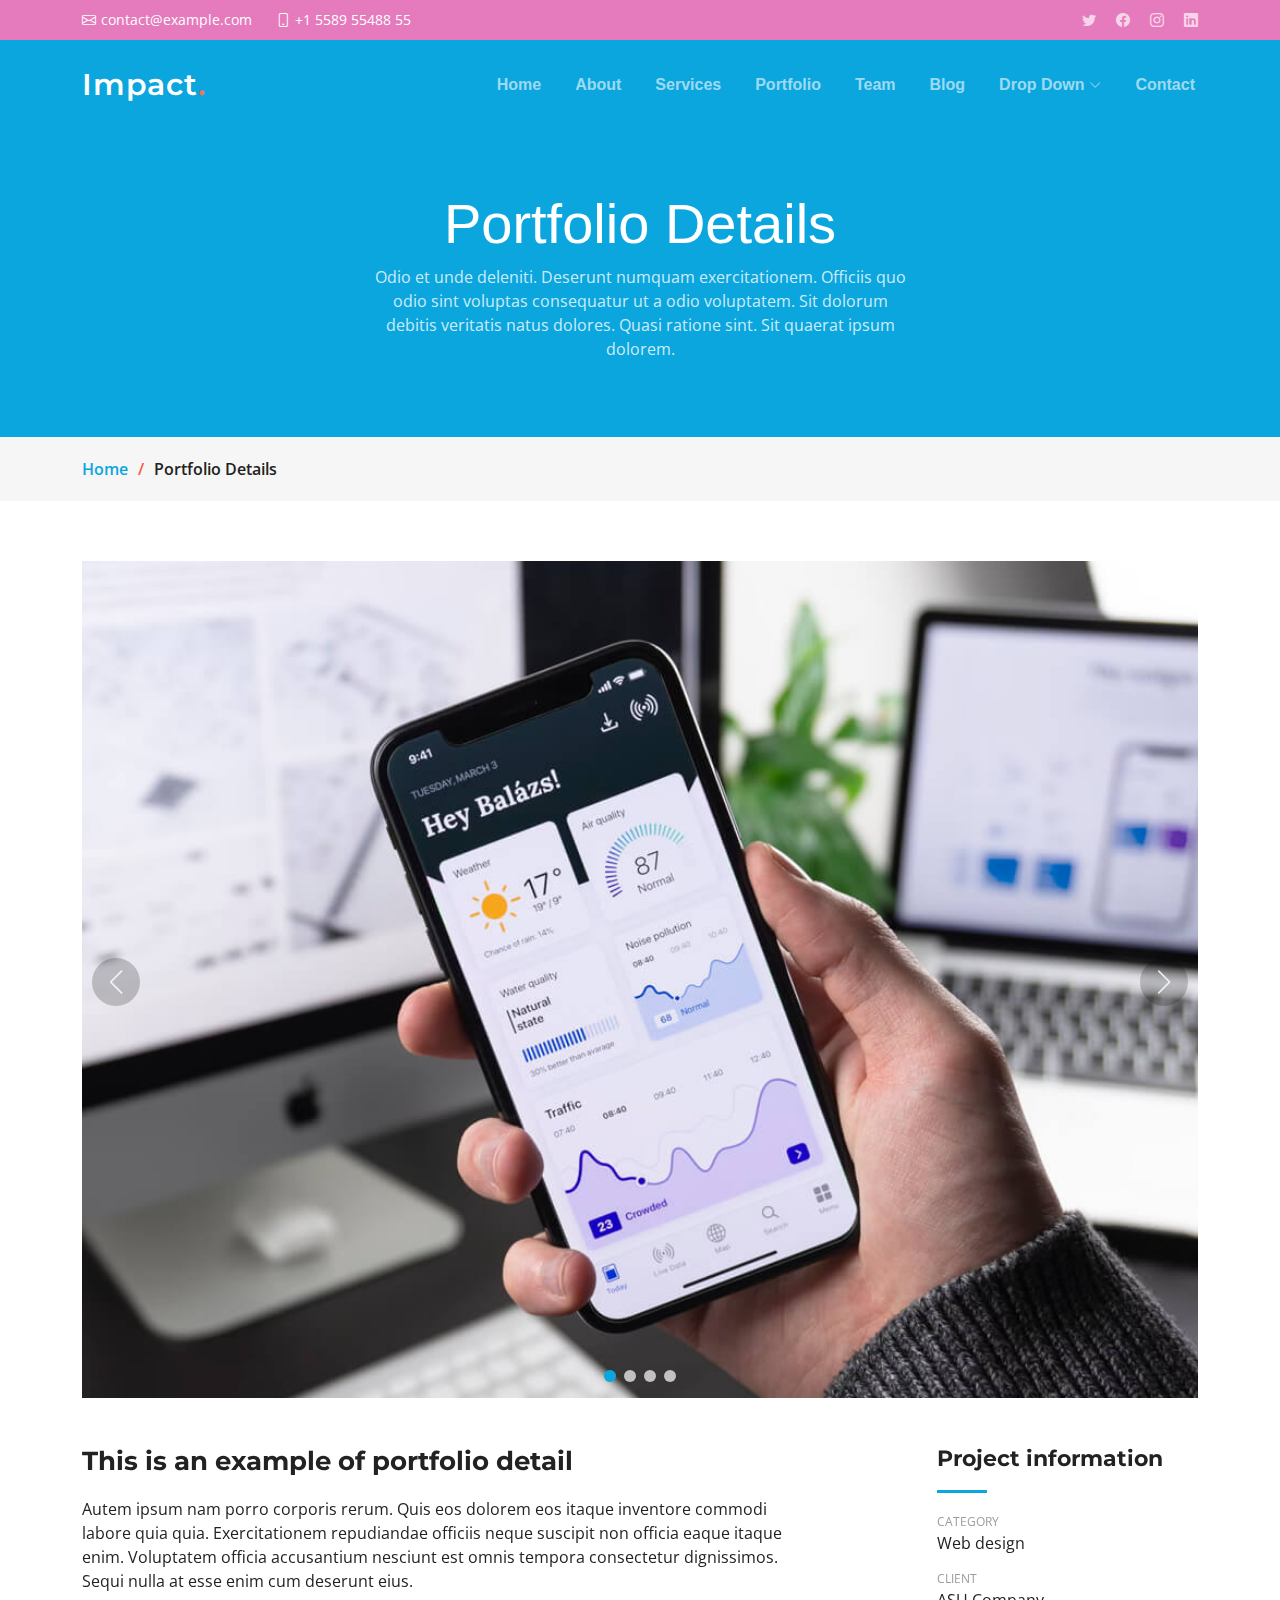
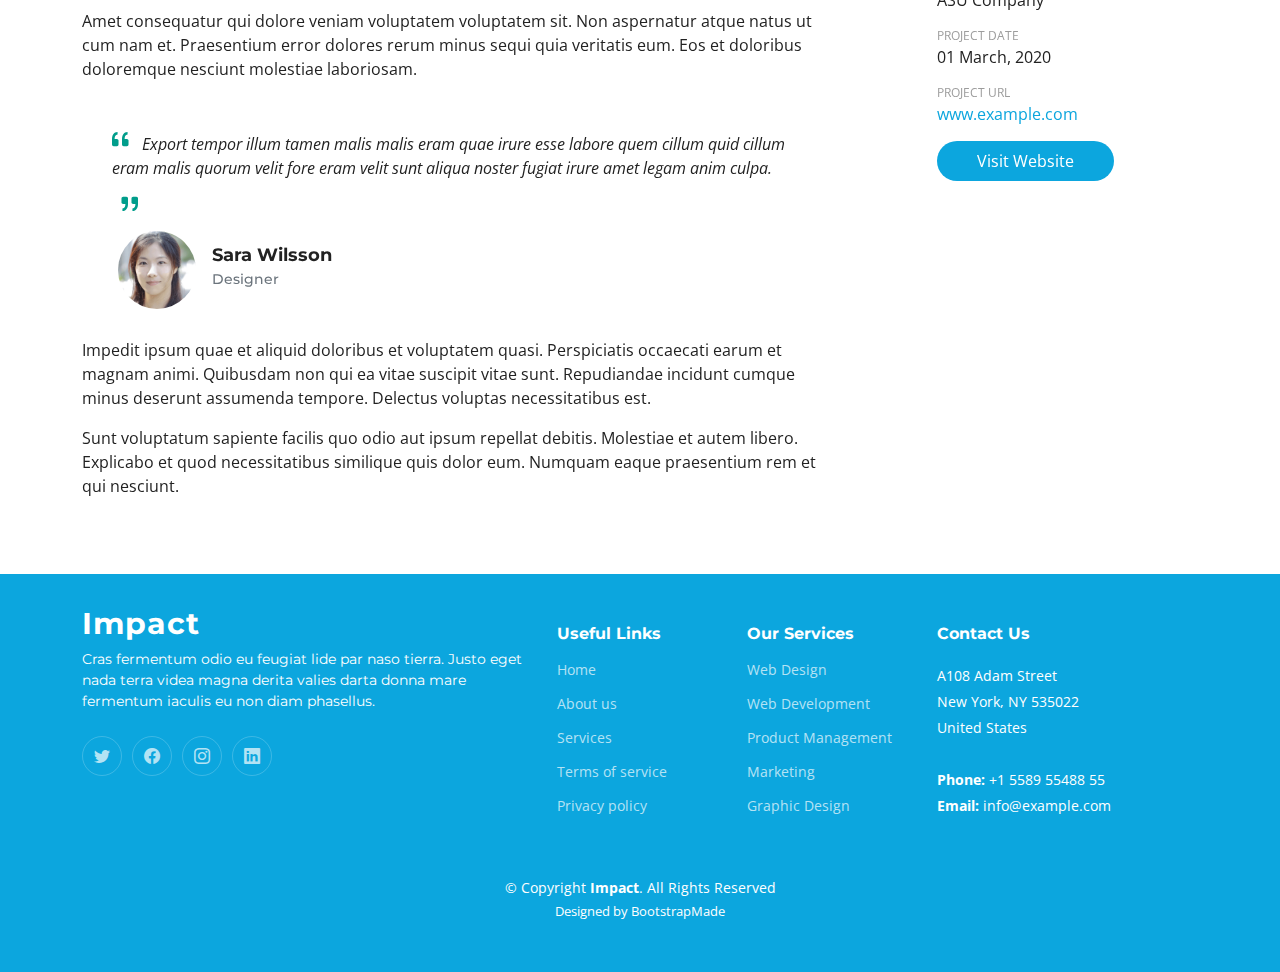
<file: Doctor/portfolio-details.html>
<!DOCTYPE html>
<html lang="en">

<head>
  <meta charset="utf-8">
  <meta content="width=device-width, initial-scale=1.0" name="viewport">

  <title>Impact Bootstrap Template - Portfolio Details</title>
  <meta content="" name="description">
  <meta content="" name="keywords">

  <!-- Favicons -->
  <link href="assets/img/favicon.png" rel="icon">
  <link href="assets/img/apple-touch-icon.png" rel="apple-touch-icon">

  <!-- Google Fonts -->
  <link rel="preconnect" href="https://fonts.googleapis.com">
  <link rel="preconnect" href="https://fonts.gstatic.com" crossorigin>
  <link href="https://fonts.googleapis.com/css2?family=Open+Sans:ital,wght@0,300;0,400;0,500;0,600;0,700;1,300;1,400;1,600;1,700&family=Montserrat:ital,wght@0,300;0,400;0,500;0,600;0,700;1,300;1,400;1,500;1,600;1,700&family=Raleway:ital,wght@0,300;0,400;0,500;0,600;0,700;1,300;1,400;1,500;1,600;1,700&display=swap" rel="stylesheet">

  <!-- Vendor CSS Files -->
  <link href="assets/vendor/bootstrap/css/bootstrap.min.css" rel="stylesheet">
  <link href="assets/vendor/bootstrap-icons/bootstrap-icons.css" rel="stylesheet">
  <link href="assets/vendor/aos/aos.css" rel="stylesheet">
  <link href="assets/vendor/glightbox/css/glightbox.min.css" rel="stylesheet">
  <link href="assets/vendor/swiper/swiper-bundle.min.css" rel="stylesheet">

  <!-- Template Main CSS File -->
  <link href="assets/css/main.css" rel="stylesheet">

  <!-- =======================================================
  * Template Name: Impact - v1.0.0
  * Template URL: https://bootstrapmade.com/impact-bootstrap-business-website-template/
  * Author: BootstrapMade.com
  * License: https://bootstrapmade.com/license/
  ======================================================== -->
</head>

<body>

  <!-- ======= Header ======= -->
  <section id="topbar" class="topbar d-flex align-items-center">
    <div class="container d-flex justify-content-center justify-content-md-between">
      <div class="contact-info d-flex align-items-center">
        <i class="bi bi-envelope d-flex align-items-center"><a href="mailto:contact@example.com">contact@example.com</a></i>
        <i class="bi bi-phone d-flex align-items-center ms-4"><span>+1 5589 55488 55</span></i>
      </div>
      <div class="social-links d-none d-md-flex align-items-center">
        <a href="#" class="twitter"><i class="bi bi-twitter"></i></a>
        <a href="#" class="facebook"><i class="bi bi-facebook"></i></a>
        <a href="#" class="instagram"><i class="bi bi-instagram"></i></a>
        <a href="#" class="linkedin"><i class="bi bi-linkedin"></i></i></a>
      </div>
    </div>
  </section><!-- End Top Bar -->

  <header id="header" class="header d-flex align-items-center">

    <div class="container-fluid container-xl d-flex align-items-center justify-content-between">
      <a href="index.html" class="logo d-flex align-items-center">
        <!-- Uncomment the line below if you also wish to use an image logo -->
        <!-- <img src="assets/img/logo.png" alt=""> -->
        <h1>Impact<span>.</span></h1>
      </a>
      <nav id="navbar" class="navbar">
        <ul>
          <li><a href="#hero">Home</a></li>
          <li><a href="#about">About</a></li>
          <li><a href="#services">Services</a></li>
          <li><a href="#portfolio">Portfolio</a></li>
          <li><a href="#team">Team</a></li>
          <li><a href="blog.html">Blog</a></li>
          <li class="dropdown"><a href="#"><span>Drop Down</span> <i class="bi bi-chevron-down dropdown-indicator"></i></a>
            <ul>
              <li><a href="#">Drop Down 1</a></li>
              <li class="dropdown"><a href="#"><span>Deep Drop Down</span> <i class="bi bi-chevron-down dropdown-indicator"></i></a>
                <ul>
                  <li><a href="#">Deep Drop Down 1</a></li>
                  <li><a href="#">Deep Drop Down 2</a></li>
                  <li><a href="#">Deep Drop Down 3</a></li>
                  <li><a href="#">Deep Drop Down 4</a></li>
                  <li><a href="#">Deep Drop Down 5</a></li>
                </ul>
              </li>
              <li><a href="#">Drop Down 2</a></li>
              <li><a href="#">Drop Down 3</a></li>
              <li><a href="#">Drop Down 4</a></li>
            </ul>
          </li>
          <li><a href="#contact">Contact</a></li>
        </ul>
      </nav><!-- .navbar -->

      <i class="mobile-nav-toggle mobile-nav-show bi bi-list"></i>
      <i class="mobile-nav-toggle mobile-nav-hide d-none bi bi-x"></i>

    </div>
  </header><!-- End Header -->
  <!-- End Header -->

  <main id="main">

    <!-- ======= Breadcrumbs ======= -->
    <div class="breadcrumbs">
      <div class="page-header d-flex align-items-center" style="background-image: url('');">
        <div class="container position-relative">
          <div class="row d-flex justify-content-center">
            <div class="col-lg-6 text-center">
              <h2>Portfolio Details</h2>
              <p>Odio et unde deleniti. Deserunt numquam exercitationem. Officiis quo odio sint voluptas consequatur ut a odio voluptatem. Sit dolorum debitis veritatis natus dolores. Quasi ratione sint. Sit quaerat ipsum dolorem.</p>
            </div>
          </div>
        </div>
      </div>
      <nav>
        <div class="container">
          <ol>
            <li><a href="index.html">Home</a></li>
            <li>Portfolio Details</li>
          </ol>
        </div>
      </nav>
    </div><!-- End Breadcrumbs -->

    <!-- ======= Portfolio Details Section ======= -->
    <section id="portfolio-details" class="portfolio-details">
      <div class="container" data-aos="fade-up">

        <div class="position-relative h-100">
          <div class="slides-1 portfolio-details-slider swiper">
            <div class="swiper-wrapper align-items-center">

              <div class="swiper-slide">
                <img src="assets/img/portfolio/app-1.jpg" alt="">
              </div>

              <div class="swiper-slide">
                <img src="assets/img/portfolio/product-1.jpg" alt="">
              </div>

              <div class="swiper-slide">
                <img src="assets/img/portfolio/branding-1.jpg" alt="">
              </div>

              <div class="swiper-slide">
                <img src="assets/img/portfolio/books-1.jpg" alt="">
              </div>

            </div>
            <div class="swiper-pagination"></div>
          </div>
          <div class="swiper-button-prev"></div>
          <div class="swiper-button-next"></div>

        </div>

        <div class="row justify-content-between gy-4 mt-4">

          <div class="col-lg-8">
            <div class="portfolio-description">
              <h2>This is an example of portfolio detail</h2>
              <p>
                Autem ipsum nam porro corporis rerum. Quis eos dolorem eos itaque inventore commodi labore quia quia. Exercitationem repudiandae officiis neque suscipit non officia eaque itaque enim. Voluptatem officia accusantium nesciunt est omnis tempora consectetur dignissimos. Sequi nulla at esse enim cum deserunt eius.
              </p>
              <p>
                Amet consequatur qui dolore veniam voluptatem voluptatem sit. Non aspernatur atque natus ut cum nam et. Praesentium error dolores rerum minus sequi quia veritatis eum. Eos et doloribus doloremque nesciunt molestiae laboriosam.
              </p>

              <div class="testimonial-item">
                <p>
                  <i class="bi bi-quote quote-icon-left"></i>
                  Export tempor illum tamen malis malis eram quae irure esse labore quem cillum quid cillum eram malis quorum velit fore eram velit sunt aliqua noster fugiat irure amet legam anim culpa.
                  <i class="bi bi-quote quote-icon-right"></i>
                </p>
                <div>
                  <img src="assets/img/testimonials/testimonials-2.jpg" class="testimonial-img" alt="">
                  <h3>Sara Wilsson</h3>
                  <h4>Designer</h4>
                </div>
              </div>

              <p>
                Impedit ipsum quae et aliquid doloribus et voluptatem quasi. Perspiciatis occaecati earum et magnam animi. Quibusdam non qui ea vitae suscipit vitae sunt. Repudiandae incidunt cumque minus deserunt assumenda tempore. Delectus voluptas necessitatibus est.

              <p>
                Sunt voluptatum sapiente facilis quo odio aut ipsum repellat debitis. Molestiae et autem libero. Explicabo et quod necessitatibus similique quis dolor eum. Numquam eaque praesentium rem et qui nesciunt.
              </p>

            </div>
          </div>

          <div class="col-lg-3">
            <div class="portfolio-info">
              <h3>Project information</h3>
              <ul>
                <li><strong>Category</strong> <span>Web design</span></li>
                <li><strong>Client</strong> <span>ASU Company</span></li>
                <li><strong>Project date</strong> <span>01 March, 2020</span></li>
                <li><strong>Project URL</strong> <a href="#">www.example.com</a></li>
                <li><a href="#" class="btn-visit align-self-start">Visit Website</a></li>
              </ul>
            </div>
          </div>

        </div>

      </div>
    </section><!-- End Portfolio Details Section -->

  </main><!-- End #main -->

  <!-- ======= Footer ======= -->
  <footer id="footer" class="footer">

    <div class="container">
      <div class="row gy-4">
        <div class="col-lg-5 col-md-12 footer-info">
          <a href="index.html" class="logo d-flex align-items-center">
            <span>Impact</span>
          </a>
          <p>Cras fermentum odio eu feugiat lide par naso tierra. Justo eget nada terra videa magna derita valies darta donna mare fermentum iaculis eu non diam phasellus.</p>
          <div class="social-links d-flex mt-4">
            <a href="#" class="twitter"><i class="bi bi-twitter"></i></a>
            <a href="#" class="facebook"><i class="bi bi-facebook"></i></a>
            <a href="#" class="instagram"><i class="bi bi-instagram"></i></a>
            <a href="#" class="linkedin"><i class="bi bi-linkedin"></i></a>
          </div>
        </div>

        <div class="col-lg-2 col-6 footer-links">
          <h4>Useful Links</h4>
          <ul>
            <li><a href="#">Home</a></li>
            <li><a href="#">About us</a></li>
            <li><a href="#">Services</a></li>
            <li><a href="#">Terms of service</a></li>
            <li><a href="#">Privacy policy</a></li>
          </ul>
        </div>

        <div class="col-lg-2 col-6 footer-links">
          <h4>Our Services</h4>
          <ul>
            <li><a href="#">Web Design</a></li>
            <li><a href="#">Web Development</a></li>
            <li><a href="#">Product Management</a></li>
            <li><a href="#">Marketing</a></li>
            <li><a href="#">Graphic Design</a></li>
          </ul>
        </div>

        <div class="col-lg-3 col-md-12 footer-contact text-center text-md-start">
          <h4>Contact Us</h4>
          <p>
            A108 Adam Street <br>
            New York, NY 535022<br>
            United States <br><br>
            <strong>Phone:</strong> +1 5589 55488 55<br>
            <strong>Email:</strong> info@example.com<br>
          </p>

        </div>

      </div>
    </div>

    <div class="container mt-4">
      <div class="copyright">
        &copy; Copyright <strong><span>Impact</span></strong>. All Rights Reserved
      </div>
      <div class="credits">
        <!-- All the links in the footer should remain intact. -->
        <!-- You can delete the links only if you purchased the pro version. -->
        <!-- Licensing information: https://bootstrapmade.com/license/ -->
        <!-- Purchase the pro version with working PHP/AJAX contact form: https://bootstrapmade.com/impact-bootstrap-business-website-template/ -->
        Designed by <a href="https://bootstrapmade.com/">BootstrapMade</a>
      </div>
    </div>

  </footer><!-- End Footer -->
  <!-- End Footer -->

  <a href="#" class="scroll-top d-flex align-items-center justify-content-center"><i class="bi bi-arrow-up-short"></i></a>

  <div id="preloader"></div>

  <!-- Vendor JS Files -->
  <script src="assets/vendor/bootstrap/js/bootstrap.bundle.min.js"></script>
  <script src="assets/vendor/aos/aos.js"></script>
  <script src="assets/vendor/glightbox/js/glightbox.min.js"></script>
  <script src="assets/vendor/purecounter/purecounter_vanilla.js"></script>
  <script src="assets/vendor/swiper/swiper-bundle.min.js"></script>
  <script src="assets/vendor/isotope-layout/isotope.pkgd.min.js"></script>
  <script src="assets/vendor/php-email-form/validate.js"></script>

  <!-- Template Main JS File -->
  <script src="assets/js/main.js"></script>

</body>

</html>
</file>
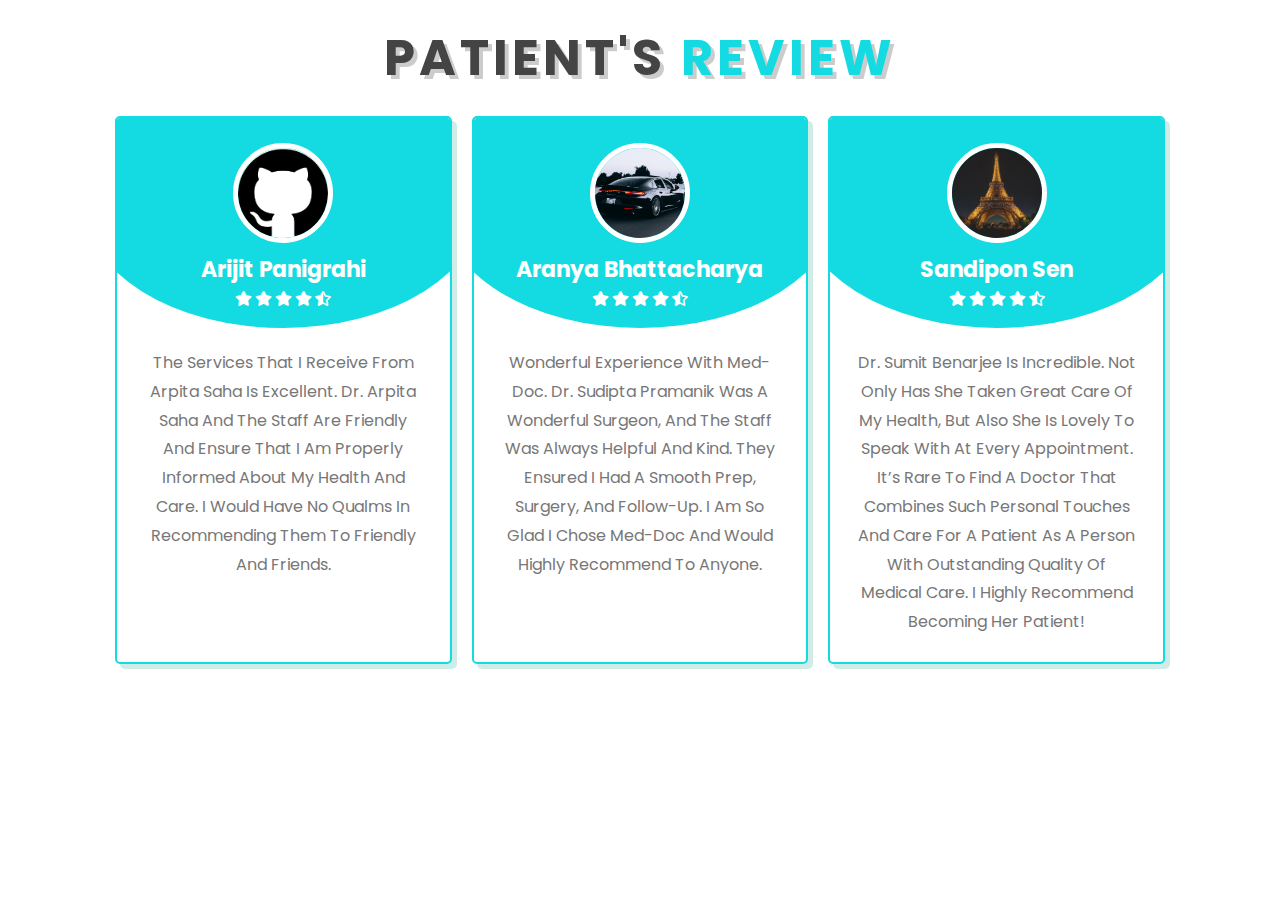
<file: Doctor/Review.html>
<!DOCTYPE html>
<html lang="en">
<head>
    
    <meta charset="UTF-8">
    <meta http-equiv="X-UA-Compatible" content="IE=edge">
    <meta name="viewport" content="width=device-width, initial-scale=1.0">
    <title>complete responsive hospital website design </title>

    <!-- font awesome cdn link  -->
    <link href="assets/img/eemm.png" rel="icon">
    <link rel="stylesheet" href="https://cdnjs.cloudflare.com/ajax/libs/font-awesome/5.15.4/css/all.min.css">

    <!-- custom css file link  -->
    <link rel="stylesheet" href="assets/css/Review.css">
    <link rel="Shortcut icon" href="image/A-5.png">

</head>
<body>

<section class="review" id="review">
    
    <h1 class="heading"> Patient's <span>review</span> </h1>

    <div class="box-container">

        <div class="box">
            <img src="assets/img/git.png" alt="">
            <h3>Arijit Panigrahi</h3>
            <div class="stars">
                <i class="fas fa-star"></i>
                <i class="fas fa-star"></i>
                <i class="fas fa-star"></i>
                <i class="fas fa-star"></i>
                <i class="fas fa-star-half-alt"></i>
            </div>
            <p class="text">The services that I receive from Arpita Saha is excellent. Dr. Arpita Saha and the staff are friendly and ensure that I am properly informed about my health and care. I would have no qualms in recommending them to friendly and friends.</p>
        </div>

        <div class="box">
            <img src="assets/img/car.jpg" alt="">
            <h3>Aranya Bhattacharya</h3>
            <div class="stars">
                <i class="fas fa-star"></i>
                <i class="fas fa-star"></i>
                <i class="fas fa-star"></i>
                <i class="fas fa-star"></i>
                <i class="fas fa-star-half-alt"></i>
            </div>
            <p class="text">Wonderful experience with Med-Doc. Dr. Sudipta Pramanik was a wonderful surgeon, and the staff was always helpful and kind. They ensured I had a smooth prep, surgery, and follow-up. I am so glad I chose Med-Doc and would highly recommend to anyone.</p>
        </div>

        <div class="box">
            <img src="assets/img/tower.jpg" alt="">
            <h3>Sandipon Sen</h3>
            <div class="stars">
                <i class="fas fa-star"></i>
                <i class="fas fa-star"></i>
                <i class="fas fa-star"></i>
                <i class="fas fa-star"></i>
                <i class="fas fa-star-half-alt"></i>
            </div>
            <p class="text">Dr. Sumit Benarjee is incredible. Not only has she taken great care of my health, but also she is lovely to speak with at every appointment. It’s rare to find a doctor that combines such personal touches and care for a patient as a person with outstanding quality of medical care. I highly recommend becoming her patient!</p>
        </div>

    </div>

</section>

<script src="assets/js/Review.js"></script>

</body>
</html>
</file>
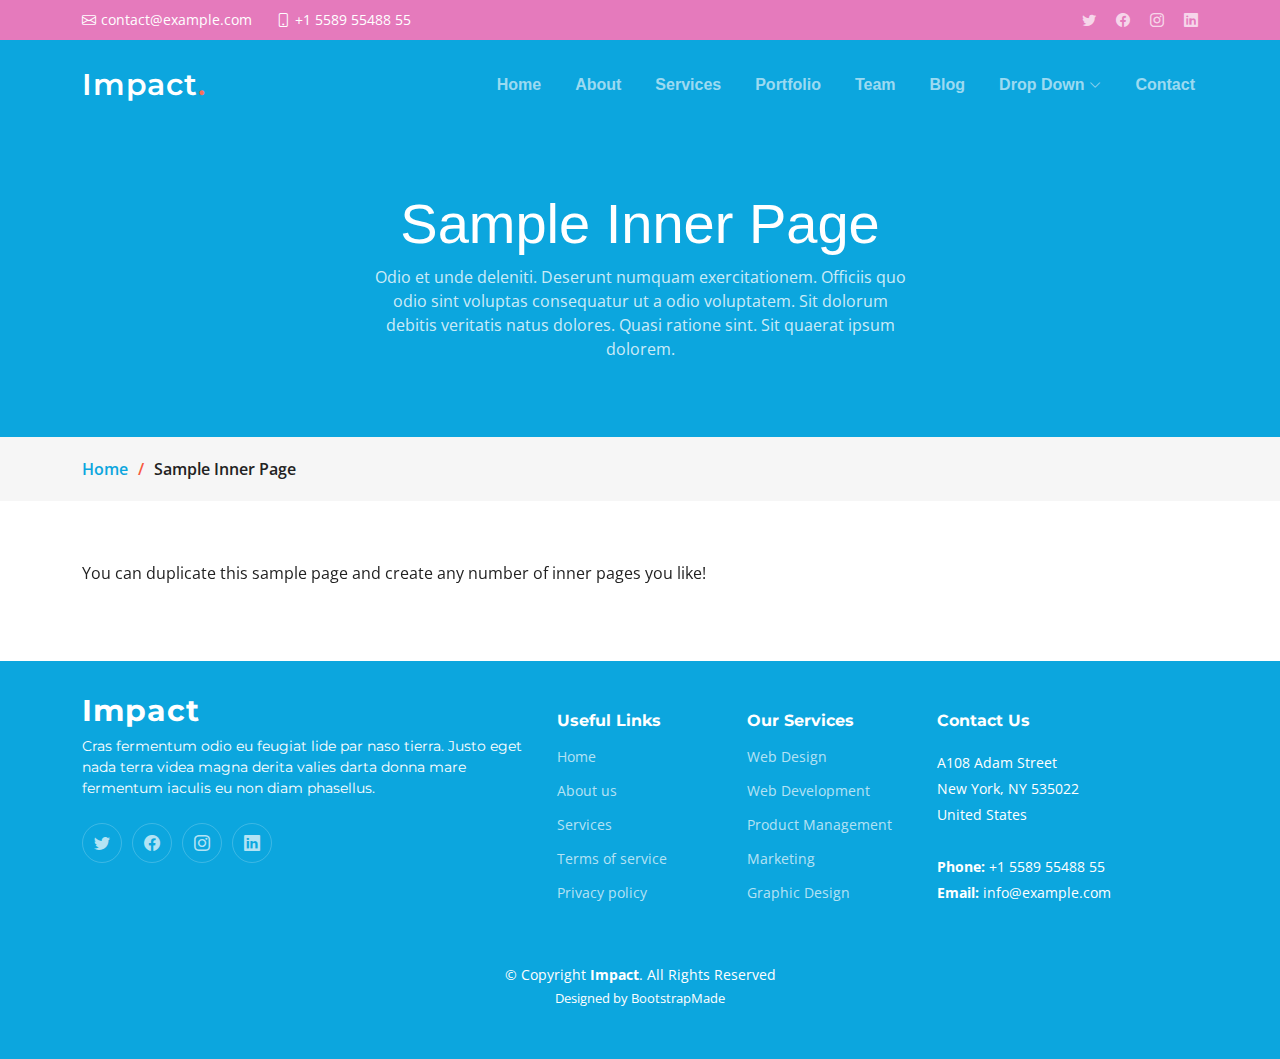
<file: Doctor/sample-inner-page.html>
<!DOCTYPE html>
<html lang="en">

<head>
  <meta charset="utf-8">
  <meta content="width=device-width, initial-scale=1.0" name="viewport">

  <title>[Template] Sample Inner Page</title>
  <meta content="" name="description">
  <meta content="" name="keywords">

  <!-- Favicons -->
  <link href="assets/img/favicon.png" rel="icon">
  <link href="assets/img/apple-touch-icon.png" rel="apple-touch-icon">

  <!-- Google Fonts -->
  <link rel="preconnect" href="https://fonts.googleapis.com">
  <link rel="preconnect" href="https://fonts.gstatic.com" crossorigin>
  <link href="https://fonts.googleapis.com/css2?family=Open+Sans:ital,wght@0,300;0,400;0,500;0,600;0,700;1,300;1,400;1,600;1,700&family=Montserrat:ital,wght@0,300;0,400;0,500;0,600;0,700;1,300;1,400;1,500;1,600;1,700&family=Raleway:ital,wght@0,300;0,400;0,500;0,600;0,700;1,300;1,400;1,500;1,600;1,700&display=swap" rel="stylesheet">

  <!-- Vendor CSS Files -->
  <link href="assets/vendor/bootstrap/css/bootstrap.min.css" rel="stylesheet">
  <link href="assets/vendor/bootstrap-icons/bootstrap-icons.css" rel="stylesheet">
  <link href="assets/vendor/aos/aos.css" rel="stylesheet">
  <link href="assets/vendor/glightbox/css/glightbox.min.css" rel="stylesheet">
  <link href="assets/vendor/swiper/swiper-bundle.min.css" rel="stylesheet">

  <!-- Template Main CSS File -->
  <link href="assets/css/main.css" rel="stylesheet">

  <!-- =======================================================
  * Template Name: Impact - v1.0.0
  * Template URL: https://bootstrapmade.com/impact-bootstrap-business-website-template/
  * Author: BootstrapMade.com
  * License: https://bootstrapmade.com/license/
  ======================================================== -->
</head>

<body>

  <!-- ======= Header ======= -->
  <section id="topbar" class="topbar d-flex align-items-center">
    <div class="container d-flex justify-content-center justify-content-md-between">
      <div class="contact-info d-flex align-items-center">
        <i class="bi bi-envelope d-flex align-items-center"><a href="mailto:contact@example.com">contact@example.com</a></i>
        <i class="bi bi-phone d-flex align-items-center ms-4"><span>+1 5589 55488 55</span></i>
      </div>
      <div class="social-links d-none d-md-flex align-items-center">
        <a href="#" class="twitter"><i class="bi bi-twitter"></i></a>
        <a href="#" class="facebook"><i class="bi bi-facebook"></i></a>
        <a href="#" class="instagram"><i class="bi bi-instagram"></i></a>
        <a href="#" class="linkedin"><i class="bi bi-linkedin"></i></i></a>
      </div>
    </div>
  </section><!-- End Top Bar -->

  <header id="header" class="header d-flex align-items-center">

    <div class="container-fluid container-xl d-flex align-items-center justify-content-between">
      <a href="index.html" class="logo d-flex align-items-center">
        <!-- Uncomment the line below if you also wish to use an image logo -->
        <!-- <img src="assets/img/logo.png" alt=""> -->
        <h1>Impact<span>.</span></h1>
      </a>
      <nav id="navbar" class="navbar">
        <ul>
          <li><a href="#hero">Home</a></li>
          <li><a href="#about">About</a></li>
          <li><a href="#services">Services</a></li>
          <li><a href="#portfolio">Portfolio</a></li>
          <li><a href="#team">Team</a></li>
          <li><a href="blog.html">Blog</a></li>
          <li class="dropdown"><a href="#"><span>Drop Down</span> <i class="bi bi-chevron-down dropdown-indicator"></i></a>
            <ul>
              <li><a href="#">Drop Down 1</a></li>
              <li class="dropdown"><a href="#"><span>Deep Drop Down</span> <i class="bi bi-chevron-down dropdown-indicator"></i></a>
                <ul>
                  <li><a href="#">Deep Drop Down 1</a></li>
                  <li><a href="#">Deep Drop Down 2</a></li>
                  <li><a href="#">Deep Drop Down 3</a></li>
                  <li><a href="#">Deep Drop Down 4</a></li>
                  <li><a href="#">Deep Drop Down 5</a></li>
                </ul>
              </li>
              <li><a href="#">Drop Down 2</a></li>
              <li><a href="#">Drop Down 3</a></li>
              <li><a href="#">Drop Down 4</a></li>
            </ul>
          </li>
          <li><a href="#contact">Contact</a></li>
        </ul>
      </nav><!-- .navbar -->

      <i class="mobile-nav-toggle mobile-nav-show bi bi-list"></i>
      <i class="mobile-nav-toggle mobile-nav-hide d-none bi bi-x"></i>

    </div>
  </header><!-- End Header -->
  <!-- End Header -->

  <main id="main">

    <!-- ======= Breadcrumbs ======= -->
    <div class="breadcrumbs">
      <div class="page-header d-flex align-items-center" style="background-image: url('');">
        <div class="container position-relative">
          <div class="row d-flex justify-content-center">
            <div class="col-lg-6 text-center">
              <h2>Sample Inner Page</h2>
              <p>Odio et unde deleniti. Deserunt numquam exercitationem. Officiis quo odio sint voluptas consequatur ut a odio voluptatem. Sit dolorum debitis veritatis natus dolores. Quasi ratione sint. Sit quaerat ipsum dolorem.</p>
            </div>
          </div>
        </div>
      </div>
      <nav>
        <div class="container">
          <ol>
            <li><a href="index.html">Home</a></li>
            <li>Sample Inner Page</li>
          </ol>
        </div>
      </nav>
    </div><!-- End Breadcrumbs -->

    <section class="sample-page">
      <div class="container" data-aos="fade-up">

        <p>
          You can duplicate this sample page and create any number of inner pages you like!
        </p>

      </div>
    </section>

  </main><!-- End #main -->

  <!-- ======= Footer ======= -->
  <footer id="footer" class="footer">

    <div class="container">
      <div class="row gy-4">
        <div class="col-lg-5 col-md-12 footer-info">
          <a href="index.html" class="logo d-flex align-items-center">
            <span>Impact</span>
          </a>
          <p>Cras fermentum odio eu feugiat lide par naso tierra. Justo eget nada terra videa magna derita valies darta donna mare fermentum iaculis eu non diam phasellus.</p>
          <div class="social-links d-flex mt-4">
            <a href="#" class="twitter"><i class="bi bi-twitter"></i></a>
            <a href="#" class="facebook"><i class="bi bi-facebook"></i></a>
            <a href="#" class="instagram"><i class="bi bi-instagram"></i></a>
            <a href="#" class="linkedin"><i class="bi bi-linkedin"></i></a>
          </div>
        </div>

        <div class="col-lg-2 col-6 footer-links">
          <h4>Useful Links</h4>
          <ul>
            <li><a href="#">Home</a></li>
            <li><a href="#">About us</a></li>
            <li><a href="#">Services</a></li>
            <li><a href="#">Terms of service</a></li>
            <li><a href="#">Privacy policy</a></li>
          </ul>
        </div>

        <div class="col-lg-2 col-6 footer-links">
          <h4>Our Services</h4>
          <ul>
            <li><a href="#">Web Design</a></li>
            <li><a href="#">Web Development</a></li>
            <li><a href="#">Product Management</a></li>
            <li><a href="#">Marketing</a></li>
            <li><a href="#">Graphic Design</a></li>
          </ul>
        </div>

        <div class="col-lg-3 col-md-12 footer-contact text-center text-md-start">
          <h4>Contact Us</h4>
          <p>
            A108 Adam Street <br>
            New York, NY 535022<br>
            United States <br><br>
            <strong>Phone:</strong> +1 5589 55488 55<br>
            <strong>Email:</strong> info@example.com<br>
          </p>

        </div>

      </div>
    </div>

    <div class="container mt-4">
      <div class="copyright">
        &copy; Copyright <strong><span>Impact</span></strong>. All Rights Reserved
      </div>
      <div class="credits">
        <!-- All the links in the footer should remain intact. -->
        <!-- You can delete the links only if you purchased the pro version. -->
        <!-- Licensing information: https://bootstrapmade.com/license/ -->
        <!-- Purchase the pro version with working PHP/AJAX contact form: https://bootstrapmade.com/impact-bootstrap-business-website-template/ -->
        Designed by <a href="https://bootstrapmade.com/">BootstrapMade</a>
      </div>
    </div>

  </footer><!-- End Footer -->
  <!-- End Footer -->

  <a href="#" class="scroll-top d-flex align-items-center justify-content-center"><i class="bi bi-arrow-up-short"></i></a>

  <div id="preloader"></div>

  <!-- Vendor JS Files -->
  <script src="assets/vendor/bootstrap/js/bootstrap.bundle.min.js"></script>
  <script src="assets/vendor/aos/aos.js"></script>
  <script src="assets/vendor/glightbox/js/glightbox.min.js"></script>
  <script src="assets/vendor/purecounter/purecounter_vanilla.js"></script>
  <script src="assets/vendor/swiper/swiper-bundle.min.js"></script>
  <script src="assets/vendor/isotope-layout/isotope.pkgd.min.js"></script>
  <script src="assets/vendor/php-email-form/validate.js"></script>

  <!-- Template Main JS File -->
  <script src="assets/js/main.js"></script>

</body>

</html>
</file>
<file: css/style.css>
@import url('https://fonts.googleapis.com/css2?family=Poppins:wght@100;200;300;400;500;600;700&display=swap');

:root{
    --green:#ef3acb;
    --black:#444;
    --light-color:#777;
    --box-shadow:.5rem .5rem 0 rgba(20, 110, 227, 0.2);
    --text-shadow:.4rem .4rem 0 rgba(0, 0, 0, .2);
    --border:.2rem solid var(--green);
}

*{
    font-family: 'Poppins', sans-serif;
    margin:0; padding: 0;
    box-sizing: border-box;
    outline: none; border: none;
    text-transform: capitalize;
    transition: all .2s ease-out;
    text-decoration: none;
}

html{
    font-size: 62.5%;
    overflow-x: hidden;
    scroll-padding-top: 7rem;
    scroll-behavior: smooth;
}

section{
    padding:2rem 9%;
}

section:nth-child(even){
    background: #4db5ec;
}

.heading{
    text-align: center;
    padding-bottom: 2rem;
    text-shadow: var(--text-shadow);
    text-transform: uppercase;
    color:var(--black);
    font-size: 5rem;
    letter-spacing: .4rem;
}

.heading span{
    text-transform: uppercase;
    color:var(--green);
}

.btn{
    display: inline-block;
    margin-top: 1rem;
    padding: .5rem;
    padding-left: 1rem;
    border:var(--border);
    border-radius: .5rem;
    box-shadow: var(--box-shadow);
    color:var(--green);
    cursor: pointer;
    font-size: 1.7rem;
    background: #fff;
}

.btn span{
    padding:.7rem 1rem;
    border-radius: .5rem;
    background: var(--green);
    color:#fff;
    margin-left: .5rem;
}

.btn:hover{
    background: var(--green);
    color:#fff;
}

.btn:hover span{
    color: var(--green);
    background:#fff;
    margin-left: 1rem;
}

.header{
    padding:2rem 9%;
    position: fixed;
    top:0; left: 0; right: 0;
    z-index: 1000;
    box-shadow: 0 .5rem 1.5rem rgba(0, 0, 0, .1);
    display: flex;
    align-items: center;
    justify-content: space-between;
    background: #fff;
}

.header .logo{
    font-size: 2.5rem;
    color: var(--black);
}

.header .logo i{
    color: var(--green);
}

.header .navbar a{
    font-size: 1.7rem;
    color: var(--light-color);
    margin-left: 2rem;
}

.header .navbar a:hover{
    color: var(--green);
}

#menu-btn{
    font-size: 2.5rem;
    border-radius: .5rem;
    background: #eee;
    color:var(--green);
    padding: 1rem 1.5rem;
    cursor: pointer;
    display: none;
}

.home{
    display: flex;
    align-items: center;
    flex-wrap: wrap;
    gap:1.5rem;
    padding-top: 10rem;
}

.home .image{
    flex:1 1 45rem;
}

.home .image img{
    width: 100%;
}

.home .content{
    flex:1 1 45rem;
}

.home .content h3{
    font-size: 4.5rem;
    color:var(--black);
    line-height: 1.8;
    text-shadow: var(--text-shadow);
}

.home .content p{
    font-size: 1.7rem;
    color:var(--light-color);
    line-height: 1.8;
    padding: 1rem 0;
}

.icons-container{
    display: grid;
    gap:2rem;
    grid-template-columns: repeat(auto-fit, minmax(20rem, 1fr));
    padding-top: 5rem;
    padding-bottom: 5rem;
}

.icons-container .icons{
    border:var(--border);
    box-shadow: var(--box-shadow);
    border-radius: .5rem;
    text-align: center;
    padding: 2.5rem;
}

.icons-container .icons i{
    font-size: 4.5rem;
    color:var(--green);
    padding-bottom: .7rem;
}

.icons-container .icons h3{
    font-size: 4.5rem;
    color:var(--black);
    padding: .5rem 0;
    text-shadow: var(--text-shadow);
}

.icons-container .icons p{
    font-size: 1.7rem;
    color:var(--light-color);
}

.services .box-container{
    display: grid;
    grid-template-columns: repeat(auto-fit, minmax(27rem, 1fr));
    gap:2rem;
}

.services .box-container .box{
    background:#fff;
    border-radius: .5rem;
    box-shadow: var(--box-shadow);
    border:var(--border);
    padding: 2.5rem;
}

.services .box-container .box i{
    color: var(--green);
    font-size: 5rem;
    padding-bottom: .5rem;
}

.services .box-container .box h3{
    color: var(--black);
    font-size: 2.5rem;
    padding:1rem 0;
}

.services .box-container .box p{
    color: var(--light-color);
    font-size: 1.4rem;
    line-height: 2;
}

.about .row{
    display: flex;
    align-items: center;
    flex-wrap: wrap;
    gap:2rem;
}

.about .row .image{
    flex:1 1 45rem;
}

.about .row .image img{
    width: 100%;
}

.about .row .content{
    flex:1 1 45rem;
}

.about .row .content h3{
    color: var(--black);
    text-shadow: var(--text-shadow);
    font-size: 4rem;
    line-height: 1.8;
}

.about .row .content p{
    color: var(--light-color);
    padding:1rem 0;
    font-size: 1.5rem;
    line-height: 1.8;
}

.doctors .box-container{
    display: grid;
    grid-template-columns: repeat(auto-fit, minmax(30rem, 1fr));
    gap:2rem;
}

.doctors .box-container .box{
    text-align: center;
    background:#fff;
    border-radius: .5rem;
    border:var(--border);
    box-shadow: var(--box-shadow);
    padding:2rem;
}

.doctors .box-container .box img{
    height: 20rem;
    border:var(--border);
    border-radius: .5rem;
    margin-top: 1rem;
    margin-bottom: 1rem;
}

.doctors .box-container .box h3{
    color:var(--black);
    font-size: 2.5rem;
}

.doctors .box-container .box span{
    color:var(--green);
    font-size: 1.5rem;
}

.doctors .box-container .box .share{
    padding-top: 2rem;
}

.doctors .box-container .box .share a{
    height: 5rem;
    width: 5rem;
    line-height: 4.5rem;
    font-size: 2rem;
    color:var(--green);
    border-radius: .5rem;
    border:var(--border);
    margin:.3rem;
}

.doctors .box-container .box .share a:hover{
    background:var(--green);
    color:#fff;
    box-shadow: var(--box-shadow);
}

.book .row{
    display: flex;
    align-items: center;
    flex-wrap: wrap;
    gap:2rem;
}
 
.book .row .image{
    flex:1 1 45rem;
}

.book .row .image img{
    width: 100%;
}

.book .row form{
    flex:1 1 45rem;
    background: #fff;
    border:var(--border);
    box-shadow: var(--box-shadow);
    text-align: center;
    padding: 2rem;
    border-radius: .5rem;
}

.book .row form h3{
    color:var(--black);
    padding-bottom: 1rem;
    font-size: 3rem;
}

.book .row form .box{
    width: 100%;
    margin:.7rem 0;
    border-radius: .5rem;
    border:var(--border);
    font-size: 1.6rem;
    color: var(--black);
    text-transform: none;
    padding: 1rem;
}

.book .row form .btn{
    padding:1rem 4rem;
}

.review .box-container{
    display: grid;
    grid-template-columns: repeat(auto-fit, minmax(27rem, 1fr));
    gap:2rem;
}

.review .box-container .box{
    border:var(--border);
    box-shadow: var(--box-shadow);
    border-radius: .5rem;
    padding:2.5rem;
    background: #fff;
    text-align: center;
    position: relative;
    overflow: hidden;
    z-index: 0;
}

.review .box-container .box img{
    height: 10rem;
    width: 10rem;
    border-radius: 50%;
    object-fit: cover;
    border:.5rem solid #fff;
}

.review .box-container .box h3{
    color:#fff;
    font-size: 2.2rem;
    padding:.5rem 0;
}

.review .box-container .box .stars i{
    color:#fff;
    font-size: 1.5rem;
}

.review .box-container .box .text{
    color:var(--light-color);
    line-height: 1.8;
    font-size: 1.6rem;
    padding-top: 4rem;
}

.review .box-container .box::before{
    content: '';
    position: absolute;
    top:-4rem; left: 50%;
    transform:translateX(-50%);
    background:var(--green);
    border-bottom-left-radius: 50%;
    border-bottom-right-radius: 50%;
    height: 25rem;
    width: 120%;
    z-index: -1;
}

.blogs .box-container{
    display: grid;
    grid-template-columns: repeat(auto-fit, minmax(30rem, 1fr));
    gap:2rem;
}

.blogs .box-container .box{
    border:var(--border);
    box-shadow: var(--box-shadow);
    border-radius: .5rem;
    padding: 2rem;
}

.blogs .box-container .box .image{
    height: 20rem;
    overflow:hidden;
    border-radius: .5rem;
}

.blogs .box-container .box .image img{
    height: 100%;
    width: 100%;
    object-fit: cover;
}

.blogs .box-container .box:hover .image img{
    transform:scale(1.2);
}

.blogs .box-container .box .content{
    padding-top: 1rem;
}

.blogs .box-container .box .content .icon{
    padding: 1rem 0;
    display: flex;
    align-items: center;
    justify-content: space-between;
}

.blogs .box-container .box .content .icon a{
    font-size: 1.4rem;
    color: var(--light-color);
}

.blogs .box-container .box .content .icon a:hover{
    color:var(--green);
}

.blogs .box-container .box .content .icon a i{
    padding-right: .5rem;
    color: var(--green);
}

.blogs .box-container .box .content h3{
    color:var(--black);
    font-size: 3rem;
}

.blogs .box-container .box .content p{
    color:var(--light-color);
    font-size: 1.5rem;
    line-height: 1.8;
    padding:1rem 0;
}

.footer .box-container{
    display: grid;
    grid-template-columns: repeat(auto-fit, minmax(22rem, 1fr));
    gap:2rem;
}

.footer .box-container .box h3{
    font-size: 2.5rem;
    color:var(--black);
    padding: 1rem 0;
}

.footer .box-container .box a{
    display: block;
    font-size: 1.5rem;
    color:var(--light-color);
    padding: 1rem 0;
}

.footer .box-container .box a i{
    padding-right: .5rem;
    color:var(--green);
}

.footer .box-container .box a:hover i{
    padding-right:2rem;
}

.footer .credit{
    padding: 1rem;
    padding-top: 2rem;
    margin-top: 2rem;
    text-align: center;
    font-size: 2rem;
    color:var(--light-color);
    border-top: .1rem solid rgba(0, 0, 0, .1);
}

.footer .credit span{
    color:var(--green);
}









/* media queries  */
@media (max-width:991px){

    html{
        font-size: 55%;
    }

    .header{
        padding: 2rem;
    }

    section{
        padding:2rem;
    }

}

@media (max-width:768px){

    #menu-btn{
        display: initial;
    }

    .header .navbar{
        position: absolute;
        top:115%; right: 2rem;
        border-radius: .5rem;
        box-shadow: var(--box-shadow);
        width: 30rem;
        border: var(--border);
        background: #fff;
        transform: scale(0);
        opacity: 0;
        transform-origin: top right;
        transition: none;
    }

    .header .navbar.active{
        transform: scale(1);
        opacity: 1;
        transition: .2s ease-out;
    }

    .header .navbar a{
        font-size: 2rem;
        display: block;
        margin:2.5rem;
    }

}

@media (max-width:450px){

    html{
        font-size: 50%;
    }

}
</file>
<file: Doctor/Appraoval.css>
body {
    background-color: #01dbdf;

}
h1{
    text-align: center;
    color: rgb(0, 0, 0);
    background-color: #dc24e6;
    
}
* {
    box-sizing: border-box;
}
body>div{
    min-height: 100vh;
    display: flex;
    font-family: 'Roboto', sans-serif;
}
.table_responsive {
    max-width: 900px;
    border: 1px solid #3671e7;
    background-color: #efefef33;
    padding: 15px;
    overflow: auto;
    margin: auto;
    border-radius: 4px;
}
table {
    width: 100%;
    font-size: 13px;
    color: #444;
    white-space: nowrap;
    border-collapse: collapse;
}
table>thead {
    background-color: #dc24e6;
    color: #fff;
}
table>thead th {
    padding: 15px;
}
table th,
table td {
    border: 1px solid #00000017;
    padding: 10px 15px;
}
table>tbody>tr>td>img {
    display: inline-block;
    width: 60px;
    height: 60px;
    object-fit: cover;
    border-radius: 50%;
    border: 4px solid #fff;
    box-shadow: 0 2px 6px #0003;
}
.action_btn {
    display: flex;
    justify-content: center;
    gap: 10px;
}
.action_btn>a {
    text-decoration: none;
    color: #444;
    background: #fff;
    border: 1px solid;
    display: inline-block;
    padding: 7px 20px;
    font-weight: bold;
    border-radius: 3px;
    transition: 0.3s ease-in-out;
}
.action_btn>a:nth-child(1) {
    border-color: #26a69a;
}
.action_btn>a:nth-child(2) {
    border-color: orange;
}
.action_btn>a:hover {
    box-shadow: 0 3px 8px #0003;
}
table>tbody>tr {
    text-align: center;
    background-color: #fff;
    transition: 0.3s ease-in-out;
}
table>tbody>tr:nth-child(even) {
    background-color: rgb(238, 238, 238);
}
table>tbody>tr:hover{
    filter: drop-shadow(0px 2px 6px #0002);
}
</file>
<file: Doctor/assets/css/main.css>
/* Fonts */
:root {
  --font-default: "Open Sans", system-ui, -apple-system, "Segoe UI", Roboto, "Helvetica Neue", Arial, "Noto Sans", "Liberation Sans", sans-serif, "Apple Color Emoji", "Segoe UI Emoji", "Segoe UI Symbol", "Noto Color Emoji";
  --font-primary: "Montserrat", sans-serif;
  --font-secondary: "Poppins", sans-serif;
}

/* Colors */
:root {
  --color-default: #222222;
  --color-primary: #0ca6de;
  --color-secondary: #f85a40;
}

/* Smooth scroll behavior */
:root {
  scroll-behavior: smooth;
}

/*--------------------------------------------------------------
# General
--------------------------------------------------------------*/
body {
  font-family: var(--font-default);
  color: var(--color-default);
}

a {
  color: var(--color-primary);
  text-decoration: none;
}

a:hover {
  color: #4cedd2;
  text-decoration: none;
}

h1,
h2,
h3,
h4,
h5,
h6 {
  font-family: var(--font-primary);
}

/*--------------------------------------------------------------
# Sections & Section Header
--------------------------------------------------------------*/
section {
  padding: 60px 0;
  overflow: hidden;
}

.sections-bg {
  background-color: #f6f6f6;
}

.section-header {
  text-align: center;
  padding-bottom: 60px;
}

.section-header h2 {
  font-size: 32px;
  font-weight: 600;
  margin-bottom: 20px;
  padding-bottom: 20px;
  position: relative;
}

.section-header h2:after {
  content: "";
  position: absolute;
  display: block;
  width: 50px;
  height: 3px;
  background: var(--color-primary);
  left: 0;
  right: 0;
  bottom: 0;
  margin: auto;
}

.section-header p {
  margin-bottom: 0;
  color: #6f6f6f;
}

/*--------------------------------------------------------------
# Breadcrumbs
--------------------------------------------------------------*/
.breadcrumbs .page-header {
  padding: 60px 0 60px 0;
  min-height: 20vh;
  position: relative;
  background-color: var(--color-primary);
}

.breadcrumbs .page-header h2 {
  font-size: 56px;
  font-weight: 500;
  color: #fff;
  font-family: var(--font-secondary);
}

.breadcrumbs .page-header p {
  color: rgba(255, 255, 255, 0.8);
}

.breadcrumbs nav {
  background-color: #f6f6f6;
  padding: 20px 0;
}

.breadcrumbs nav ol {
  display: flex;
  flex-wrap: wrap;
  list-style: none;
  margin: 0;
  padding: 0;
  font-size: 16px;
  font-weight: 600;
  color: var(--color-default);
}

.breadcrumbs nav ol a {
  color: var(--color-primary);
  transition: 0.3s;
}

.breadcrumbs nav ol a:hover {
  text-decoration: underline;
}

.breadcrumbs nav ol li+li {
  padding-left: 10px;
}

.breadcrumbs nav ol li+li::before {
  display: inline-block;
  padding-right: 10px;
  color: var(--color-secondary);
  content: "/";
}

/*--------------------------------------------------------------
# Scroll top button
--------------------------------------------------------------*/
.scroll-top {
  position: fixed;
  visibility: hidden;
  opacity: 0;
  right: 15px;
  bottom: -15px;
  z-index: 99999;
  background: var(--color-secondary);
  width: 44px;
  height: 44px;
  border-radius: 50px;
  transition: all 0.4s;
}

.scroll-top i {
  font-size: 24px;
  color: #fff;
  line-height: 0;
}

.scroll-top:hover {
  background: rgba(248, 90, 64, 0.8);
  color: #fff;
}

.scroll-top.active {
  visibility: visible;
  opacity: 1;
  bottom: 15px;
}

/*--------------------------------------------------------------
# Preloader
--------------------------------------------------------------*/
#preloader {
  position: fixed;
  inset: 0;
  z-index: 999999;
  overflow: hidden;
  background: #fff;
  transition: all 0.6s ease-out;
}

#preloader:before {
  content: "";
  position: fixed;
  top: calc(50% - 30px);
  left: calc(50% - 30px);
  border: 6px solid #fff;
  border-color: var(--color-primary) transparent var(--color-primary) transparent;
  border-radius: 50%;
  width: 60px;
  height: 60px;
  -webkit-animation: animate-preloader 1.5s linear infinite;
  animation: animate-preloader 1.5s linear infinite;
}

@-webkit-keyframes animate-preloader {
  0% {
    transform: rotate(0deg);
  }

  100% {
    transform: rotate(360deg);
  }
}

@keyframes animate-preloader {
  0% {
    transform: rotate(0deg);
  }

  100% {
    transform: rotate(360deg);
  }
}

/*--------------------------------------------------------------
# Disable aos animation delay on mobile devices
--------------------------------------------------------------*/
@media screen and (max-width: 768px) {
  [data-aos-delay] {
    transition-delay: 0 !important;
  }
}

/*--------------------------------------------------------------
# Header
--------------------------------------------------------------*/
.topbar {
  background: #e57abc;
  height: 40px;
  font-size: 14px;
  transition: all 0.5s;
  color: #fff;
  padding: 0;
}

.topbar .contact-info i {
  font-style: normal;
  color: #fff;
  line-height: 0;
}

.topbar .contact-info i a,
.topbar .contact-info i span {
  padding-left: 5px;
  color: #fff;
}

@media (max-width: 575px) {

  .topbar .contact-info i a,
  .topbar .contact-info i span {
    font-size: 13px;
  }
}

.topbar .contact-info i a {
  line-height: 0;
  transition: 0.3s;
}

.topbar .contact-info i a:hover {
  color: #fff;
  text-decoration: underline;
}

.topbar .social-links a {
  color: rgba(255, 255, 255, 0.7);
  line-height: 0;
  transition: 0.3s;
  margin-left: 20px;
}

.topbar .social-links a:hover {
  color: #fff;
}

.header {
  transition: all 0.5s;
  z-index: 997;
  height: 90px;
  background-color: var(--color-primary);
}

.header.sticked {
  position: fixed;
  top: 0;
  right: 0;
  left: 0;
  height: 70px;
  box-shadow: 0px 2px 20px rgba(0, 0, 0, 0.1);
}

.header .logo img {
  max-height: 40px;
  margin-right: 6px;
}

.header .logo h1 {
  font-size: 30px;
  margin: 0;
  font-weight: 600;
  letter-spacing: 0.8px;
  color: #fff;
  font-family: var(--font-primary);
}

.header .logo h1 span {
  color: #f96f59;
}

.sticked-header-offset {
  margin-top: 70px;
}

section {
  scroll-margin-top: 70px;
}

/*--------------------------------------------------------------
# Desktop Navigation
--------------------------------------------------------------*/
@media (min-width: 1280px) {
  .navbar {
    padding: 0;
  }

  .navbar ul {
    margin: 0;
    padding: 0;
    display: flex;
    list-style: none;
    align-items: center;
  }

  .navbar li {
    position: relative;
  }

  .navbar>ul>li {
    white-space: nowrap;
    padding: 10px 0 10px 28px;
  }

  .navbar a,
  .navbar a:focus {
    display: flex;
    align-items: center;
    justify-content: space-between;
    padding: 0 3px;
    font-family: var(--font-secondary);
    font-size: 16px;
    font-weight: 600;
    color: rgba(255, 255, 255, 0.6);
    white-space: nowrap;
    transition: 0.3s;
    position: relative;
  }

  .navbar a i,
  .navbar a:focus i {
    font-size: 12px;
    line-height: 0;
    margin-left: 5px;
  }

  .navbar>ul>li>a:before {
    content: "";
    position: absolute;
    width: 100%;
    height: 2px;
    bottom: -6px;
    left: 0;
    background-color: var(--color-secondary);
    visibility: hidden;
    width: 0px;
    transition: all 0.3s ease-in-out 0s;
  }

  .navbar a:hover:before,
  .navbar li:hover>a:before,
  .navbar .active:before {
    visibility: visible;
    width: 100%;
  }

  .navbar a:hover,
  .navbar .active,
  .navbar .active:focus,
  .navbar li:hover>a {
    color: #fff;
  }

  .navbar .dropdown ul {
    display: block;
    position: absolute;
    left: 28px;
    top: calc(100% + 30px);
    margin: 0;
    padding: 10px 0;
    z-index: 99;
    opacity: 0;
    visibility: hidden;
    background: #fff;
    box-shadow: 0px 0px 30px rgba(127, 137, 161, 0.25);
    transition: 0.3s;
    border-radius: 4px;
  }

  .navbar .dropdown ul li {
    min-width: 200px;
  }

  .navbar .dropdown ul a {
    padding: 10px 20px;
    font-size: 15px;
    text-transform: none;
    font-weight: 600;
    color: #006a5d;
  }

  .navbar .dropdown ul a i {
    font-size: 12px;
  }

  .navbar .dropdown ul a:hover,
  .navbar .dropdown ul .active:hover,
  .navbar .dropdown ul li:hover>a {
    color: var(--color-secondary);
  }

  .navbar .dropdown:hover>ul {
    opacity: 1;
    top: 100%;
    visibility: visible;
  }

  .navbar .dropdown .dropdown ul {
    top: 0;
    left: calc(100% - 30px);
    visibility: hidden;
  }

  .navbar .dropdown .dropdown:hover>ul {
    opacity: 1;
    top: 0;
    left: 100%;
    visibility: visible;
  }
}

@media (min-width: 1280px) and (max-width: 1366px) {
  .navbar .dropdown .dropdown ul {
    left: -90%;
  }

  .navbar .dropdown .dropdown:hover>ul {
    left: -100%;
  }
}

@media (min-width: 1280px) {

  .mobile-nav-show,
  .mobile-nav-hide {
    display: none;
  }
}

/*--------------------------------------------------------------
# Mobile Navigation
--------------------------------------------------------------*/
@media (max-width: 1279px) {
  .navbar {
    position: fixed;
    top: 0;
    right: -100%;
    width: 100%;
    max-width: 400px;
    bottom: 0;
    transition: 0.3s;
    z-index: 9997;
  }

  .navbar ul {
    position: absolute;
    inset: 0;
    padding: 50px 0 10px 0;
    margin: 0;
    background: rgba(0, 131, 116, 0.9);
    overflow-y: auto;
    transition: 0.3s;
    z-index: 9998;
  }

  .navbar a,
  .navbar a:focus {
    display: flex;
    align-items: center;
    justify-content: space-between;
    padding: 10px 20px;
    font-family: var(--font-primary);
    font-size: 15px;
    font-weight: 600;
    color: rgba(255, 255, 255, 0.7);
    white-space: nowrap;
    transition: 0.3s;
  }

  .navbar a i,
  .navbar a:focus i {
    font-size: 12px;
    line-height: 0;
    margin-left: 5px;
  }

  .navbar a:hover,
  .navbar .active,
  .navbar .active:focus,
  .navbar li:hover>a {
    color: #fff;
  }

  .navbar .getstarted,
  .navbar .getstarted:focus {
    background: var(--color-primary);
    padding: 8px 20px;
    border-radius: 4px;
    margin: 15px;
    color: #fff;
  }

  .navbar .getstarted:hover,
  .navbar .getstarted:focus:hover {
    color: #fff;
    background: rgba(0, 131, 116, 0.8);
  }

  .navbar .dropdown ul,
  .navbar .dropdown .dropdown ul {
    position: static;
    display: none;
    padding: 10px 0;
    margin: 10px 20px;
    transition: all 0.5s ease-in-out;
    background-color: #007466;
    border: 1px solid #006459;
  }

  .navbar .dropdown>.dropdown-active,
  .navbar .dropdown .dropdown>.dropdown-active {
    display: block;
  }

  .mobile-nav-show {
    color: rgba(255, 255, 255, 0.6);
    font-size: 28px;
    cursor: pointer;
    line-height: 0;
    transition: 0.5s;
    z-index: 9999;
    margin-right: 10px;
  }

  .mobile-nav-hide {
    color: #fff;
    font-size: 32px;
    cursor: pointer;
    line-height: 0;
    transition: 0.5s;
    position: fixed;
    right: 20px;
    top: 20px;
    z-index: 9999;
  }

  .mobile-nav-active {
    overflow: hidden;
  }

  .mobile-nav-active .navbar {
    right: 0;
  }

  .mobile-nav-active .navbar:before {
    content: "";
    position: fixed;
    inset: 0;
    background: rgba(0, 106, 93, 0.8);
    z-index: 9996;
  }
}

/*--------------------------------------------------------------
# About Us Section
--------------------------------------------------------------*/
.about h3 {
  font-weight: 700;
  font-size: 28px;
  margin-bottom: 20px;
  font-family: var(--font-secondary);
}

.about .call-us {
  left: 10%;
  right: 10%;
  bottom: 0;
  background-color: #fff;
  box-shadow: 0px 2px 25px rgba(0, 0, 0, 0.08);
  padding: 20px;
  text-align: center;
}

.about .call-us h4 {
  font-size: 24px;
  font-weight: 700;
  margin-bottom: 5px;
}

.about .call-us p {
  font-size: 28px;
  font-weight: 700;
  color: var(--color-primary);
}

.about .content ul {
  list-style: none;
  padding: 0;
}

.about .content ul li {
  padding: 0 0 10px 30px;
  position: relative;
}

.about .content ul i {
  position: absolute;
  font-size: 20px;
  left: 0;
  top: -3px;
  color: var(--color-primary);
}

.about .content p:last-child {
  margin-bottom: 0;
}

.about .play-btn {
  width: 94px;
  height: 94px;
  background: radial-gradient(var(--color-primary) 50%, rgba(0, 131, 116, 0.4) 52%);
  border-radius: 50%;
  display: block;
  position: absolute;
  left: calc(50% - 47px);
  top: calc(50% - 47px);
  overflow: hidden;
}

.about .play-btn:before {
  content: "";
  position: absolute;
  width: 120px;
  height: 120px;
  -webkit-animation-delay: 0s;
  animation-delay: 0s;
  -webkit-animation: pulsate-btn 2s;
  animation: pulsate-btn 2s;
  -webkit-animation-direction: forwards;
  animation-direction: forwards;
  -webkit-animation-iteration-count: infinite;
  animation-iteration-count: infinite;
  -webkit-animation-timing-function: steps;
  animation-timing-function: steps;
  opacity: 1;
  border-radius: 50%;
  border: 5px solid rgba(225, 103, 236, 0.7);
  top: -15%;
  left: -15%;
  background: rgba(198, 16, 0, 0);
}

.about .play-btn:after {
  content: "";
  position: absolute;
  left: 50%;
  top: 50%;
  transform: translateX(-40%) translateY(-50%);
  width: 0;
  height: 0;
  border-top: 10px solid transparent;
  border-bottom: 10px solid transparent;
  border-left: 15px solid #fff;
  z-index: 100;
  transition: all 400ms cubic-bezier(0.55, 0.055, 0.675, 0.19);
}

.about .play-btn:hover:before {
  content: "";
  position: absolute;
  left: 50%;
  top: 50%;
  transform: translateX(-40%) translateY(-50%);
  width: 0;
  height: 0;
  border: none;
  border-top: 10px solid transparent;
  border-bottom: 10px solid transparent;
  border-left: 15px solid #fff;
  z-index: 200;
  -webkit-animation: none;
  animation: none;
  border-radius: 0;
}

.about .play-btn:hover:after {
  border-left: 15px solid var(--color-primary);
  transform: scale(20);
}

@-webkit-keyframes pulsate-btn {
  0% {
    transform: scale(0.6, 0.6);
    opacity: 1;
  }

  100% {
    transform: scale(1, 1);
    opacity: 0;
  }
}

@keyframes pulsate-btn {
  0% {
    transform: scale(0.6, 0.6);
    opacity: 1;
  }

  100% {
    transform: scale(1, 1);
    opacity: 0;
  }
}

/*--------------------------------------------------------------
# Clients Section
--------------------------------------------------------------*/
.clients {
  padding: 40px 0;
}

.clients .swiper {
  padding: 10px 0;
}

.clients .swiper-slide img {
  transition: 0.3s;
}

.clients .swiper-slide img:hover {
  transform: scale(1.1);
}

.clients .swiper-pagination {
  margin-top: 20px;
  position: relative;
}

.clients .swiper-pagination .swiper-pagination-bullet {
  width: 12px;
  height: 12px;
  background-color: #fff;
  opacity: 1;
  background-color: #ddd;
}

.clients .swiper-pagination .swiper-pagination-bullet-active {
  background-color: var(--color-primary);
}

/*--------------------------------------------------------------
# Stats Counter Section
--------------------------------------------------------------*/
.stats-counter {
  padding: 40px 0;
}

.stats-counter .stats-item {
  padding: 20px 0;
  border-bottom: 1px solid #e4e4e4;
}

.stats-counter .stats-item .purecounter {
  min-width: 90px;
  padding-right: 15px;
}

.stats-counter .stats-item i {
  font-size: 44px;
  line-height: 0;
  margin-right: 15px;
}

.stats-counter .stats-item span {
  font-size: 40px;
  display: block;
  font-weight: 700;
  color: var(--color-primary);
  line-height: 40px;
}

.stats-counter .stats-item p {
  margin: 0;
  font-family: var(--font-primary);
  font-size: 14px;
}

/*--------------------------------------------------------------
# Call To Action Section
--------------------------------------------------------------*/
.call-to-action .container {
  background: linear-gradient(rgba(0, 0, 0, 0.5), rgba(0, 0, 0, 0.5)), url("../img/cta-bg.jpg") center center;
  background-size: cover;
  padding: 100px 60px;
  border-radius: 15px;
  overflow: hidden;
}

.call-to-action h3 {
  color: #fff;
  font-size: 28px;
  font-weight: 700;
  margin-bottom: 20px;
}

.call-to-action p {
  color: #fff;
  margin-bottom: 20px;
}

.call-to-action .play-btn {
  width: 94px;
  height: 94px;
  margin-bottom: 20px;
  background: radial-gradient(var(--color-primary) 50%, rgba(0, 131, 116, 0.4) 52%);
  border-radius: 50%;
  display: inline-block;
  position: relative;
  overflow: hidden;
}

.call-to-action .play-btn:before {
  content: "";
  position: absolute;
  width: 120px;
  height: 120px;
  -webkit-animation-delay: 0s;
  animation-delay: 0s;
  -webkit-animation: pulsate-btn 2s;
  animation: pulsate-btn 2s;
  -webkit-animation-direction: forwards;
  animation-direction: forwards;
  -webkit-animation-iteration-count: infinite;
  animation-iteration-count: infinite;
  -webkit-animation-timing-function: steps;
  animation-timing-function: steps;
  opacity: 1;
  border-radius: 50%;
  border: 5px solid rgba(0, 131, 116, 0.7);
  top: -15%;
  left: -15%;
  background: rgba(198, 16, 0, 0);
}

.call-to-action .play-btn:after {
  content: "";
  position: absolute;
  left: 50%;
  top: 50%;
  transform: translateX(-40%) translateY(-50%);
  width: 0;
  height: 0;
  border-top: 10px solid transparent;
  border-bottom: 10px solid transparent;
  border-left: 15px solid #fff;
  z-index: 100;
  transition: all 400ms cubic-bezier(0.55, 0.055, 0.675, 0.19);
}

.call-to-action .play-btn:hover:before {
  content: "";
  position: absolute;
  left: 50%;
  top: 50%;
  transform: translateX(-40%) translateY(-50%);
  width: 0;
  height: 0;
  border: none;
  border-top: 10px solid transparent;
  border-bottom: 10px solid transparent;
  border-left: 15px solid #fff;
  z-index: 200;
  -webkit-animation: none;
  animation: none;
  border-radius: 0;
}

.call-to-action .play-btn:hover:after {
  border-left: 15px solid var(--color-primary);
  transform: scale(20);
}

.call-to-action .cta-btn {
  font-family: var(--font-primary);
  font-weight: 500;
  font-size: 16px;
  letter-spacing: 1px;
  display: inline-block;
  padding: 12px 48px;
  border-radius: 50px;
  transition: 0.5s;
  margin: 10px;
  border: 2px solid #fff;
  color: #fff;
}

.call-to-action .cta-btn:hover {
  background: var(--color-primary);
  border: 2px solid var(--color-primary);
}

@keyframes pulsate-btn {
  0% {
    transform: scale(0.6, 0.6);
    opacity: 1;
  }

  100% {
    transform: scale(1, 1);
    opacity: 0;
  }
}

/*--------------------------------------------------------------
# Our Services Section
--------------------------------------------------------------*/
.services {
  padding: 60px 0;
}

.services .service-item {
  padding: 40px;
  background: #fff;
  height: 100%;
  border-radius: 10px;
}

.services .service-item .icon {
  width: 48px;
  height: 48px;
  position: relative;
  margin-bottom: 50px;
}

.services .service-item .icon i {
  color: var(--color-default);
  font-size: 56px;
  transition: ease-in-out 0.3s;
  z-index: 2;
  position: relative;
}

.services .service-item .icon:before {
  position: absolute;
  content: "";
  height: 100%;
  width: 100%;
  background: #eeeeee;
  border-radius: 50px;
  z-index: 1;
  top: 10px;
  right: -20px;
  transition: 0.3s;
}

.services .service-item h3 {
  color: var(--color-default);
  font-weight: 700;
  margin: 0 0 20px 0;
  padding-bottom: 8px;
  font-size: 22px;
  position: relative;
  display: inline-block;
  border-bottom: 4px solid #eeeeee;
  transition: 0.3s;
}

.services .service-item p {
  line-height: 24px;
  font-size: 14px;
  margin-bottom: 0;
}

.services .service-item .readmore {
  margin-top: 15px;
  display: inline-block;
  color: var(--color-primary);
}

.services .service-item:hover .icon:before {
  background: #00b6a1;
}

.services .service-item:hover h3 {
  border-color: var(--color-primary);
}

/*--------------------------------------------------------------
# Testimonials Section
--------------------------------------------------------------*/
.testimonials .testimonial-wrap {
  padding-left: 10px;
}

.testimonials .testimonial-item {
  box-sizing: content-box;
  padding: 30px;
  margin: 30px 10px;
  box-shadow: 0px 0 15px rgba(0, 0, 0, 0.1);
  position: relative;
  background: #fff;
  border-radius: 10px;
}

.testimonials .testimonial-item .testimonial-img {
  width: 90px;
  border-radius: 50px;
  margin-right: 15px;
}

.testimonials .testimonial-item h3 {
  font-size: 18px;
  font-weight: bold;
  margin: 10px 0 5px 0;
  color: #000;
}

.testimonials .testimonial-item h4 {
  font-size: 14px;
  color: #999;
  margin: 0;
}

.testimonials .testimonial-item .stars {
  margin: 10px 0;
}

.testimonials .testimonial-item .stars i {
  color: #ffc107;
  margin: 0 1px;
}

.testimonials .testimonial-item .quote-icon-left,
.testimonials .testimonial-item .quote-icon-right {
  color: #009d8b;
  font-size: 26px;
  line-height: 0;
}

.testimonials .testimonial-item .quote-icon-left {
  display: inline-block;
  left: -5px;
  position: relative;
}

.testimonials .testimonial-item .quote-icon-right {
  display: inline-block;
  right: -5px;
  position: relative;
  top: 10px;
  transform: scale(-1, -1);
}

.testimonials .testimonial-item p {
  font-style: italic;
  margin: 15px auto 15px auto;
}

.testimonials .swiper-pagination {
  margin-top: 20px;
  position: relative;
}

.testimonials .swiper-pagination .swiper-pagination-bullet {
  width: 12px;
  height: 12px;
  background-color: rgba(0, 0, 0, 0.2);
  opacity: 1;
}

.testimonials .swiper-pagination .swiper-pagination-bullet-active {
  background-color: var(--color-primary);
}

@media (max-width: 767px) {
  .testimonials .testimonial-wrap {
    padding-left: 0;
  }

  .testimonials .testimonial-item {
    padding: 30px;
    margin: 15px;
  }

  .testimonials .testimonial-item .testimonial-img {
    position: static;
    left: auto;
  }
}

/*--------------------------------------------------------------
# Portfolio Section
--------------------------------------------------------------*/
.portfolio .portfolio-flters {
  padding: 0 0 20px 0;
  margin: 0 auto;
  list-style: none;
  text-align: center;
}

.portfolio .portfolio-flters li {
  cursor: pointer;
  display: inline-block;
  padding: 0;
  font-size: 18px;
  font-weight: 500;
  margin: 0 10px;
  line-height: 1;
  transition: all 0.3s ease-in-out;
}

.portfolio .portfolio-flters li:hover,
.portfolio .portfolio-flters li.filter-active {
  color: var(--color-primary);
}

.portfolio .portfolio-flters li:first-child {
  margin-left: 0;
}

.portfolio .portfolio-flters li:last-child {
  margin-right: 0;
}

@media (max-width: 575px) {
  .portfolio .portfolio-flters li {
    font-size: 14px;
    margin: 0 5px;
  }
}

.portfolio .portfolio-wrap {
  box-shadow: 0px 10px 30px rgba(0, 0, 0, 0.1);
  border-radius: 10px;
  height: 100%;
  overflow: hidden;
}

.portfolio .portfolio-wrap img {
  transition: 0.3s;
  position: relative;
  z-index: 1;
}

.portfolio .portfolio-wrap .portfolio-info {
  padding: 25px 20px;
  background-color: #fff;
  position: relative;
  border-top: 1px solid #f3f3f3;
  z-index: 2;
}

.portfolio .portfolio-wrap .portfolio-info h4 {
  font-size: 18px;
  font-weight: 600;
  padding-right: 50px;
}

.portfolio .portfolio-wrap .portfolio-info h4 a {
  color: var(--color-default);
  transition: 0.3s;
}

.portfolio .portfolio-wrap .portfolio-info h4 a:hover {
  color: var(--color-primary);
}

.portfolio .portfolio-wrap .portfolio-info p {
  color: #6c757d;
  font-size: 14px;
  margin-bottom: 0;
  padding-right: 50px;
}

.portfolio .portfolio-wrap:hover img {
  transform: scale(1.1);
}

/*--------------------------------------------------------------
# Portfolio Details Section
--------------------------------------------------------------*/
.portfolio-details .portfolio-details-slider img {
  width: 100%;
}

.portfolio-details .portfolio-details-slider .swiper-pagination .swiper-pagination-bullet {
  width: 12px;
  height: 12px;
  background-color: rgba(255, 255, 255, 0.7);
  opacity: 1;
}

.portfolio-details .portfolio-details-slider .swiper-pagination .swiper-pagination-bullet-active {
  background-color: var(--color-primary);
}

.portfolio-details .swiper-button-prev,
.portfolio-details .swiper-button-next {
  width: 48px;
  height: 48px;
}

.portfolio-details .swiper-button-prev:after,
.portfolio-details .swiper-button-next:after {
  color: rgba(255, 255, 255, 0.8);
  background-color: rgba(0, 0, 0, 0.2);
  font-size: 24px;
  border-radius: 50%;
  width: 48px;
  height: 48px;
  display: flex;
  align-items: center;
  justify-content: center;
  transition: 0.3s;
}

.portfolio-details .swiper-button-prev:hover:after,
.portfolio-details .swiper-button-next:hover:after {
  background-color: rgba(0, 0, 0, 0.6);
}

@media (max-width: 575px) {

  .portfolio-details .swiper-button-prev,
  .portfolio-details .swiper-button-next {
    display: none;
  }
}

.portfolio-details .portfolio-info h3 {
  font-size: 22px;
  font-weight: 700;
  margin-bottom: 20px;
  padding-bottom: 20px;
  position: relative;
}

.portfolio-details .portfolio-info h3:after {
  content: "";
  position: absolute;
  display: block;
  width: 50px;
  height: 3px;
  background: var(--color-primary);
  left: 0;
  bottom: 0;
}

.portfolio-details .portfolio-info ul {
  list-style: none;
  padding: 0;
  font-size: 15px;
}

.portfolio-details .portfolio-info ul li {
  display: flex;
  flex-direction: column;
  padding-bottom: 15px;
  font-size: 16px;
}

.portfolio-details .portfolio-info ul strong {
  text-transform: uppercase;
  font-weight: 400;
  color: #9c9c9c;
  font-size: 12px;
}

.portfolio-details .portfolio-info .btn-visit {
  padding: 8px 40px;
  background: var(--color-primary);
  color: #fff;
  border-radius: 50px;
  transition: 0.3s;
}

.portfolio-details .portfolio-info .btn-visit:hover {
  background: #e886ea;
}

.portfolio-details .portfolio-description h2 {
  font-size: 26px;
  font-weight: 700;
  margin-bottom: 20px;
}

.portfolio-details .portfolio-description p {
  padding: 0;
}

.portfolio-details .portfolio-description .testimonial-item {
  padding: 30px 30px 0 30px;
  position: relative;
  background: white;
  height: 100%;
  margin-bottom: 50px;
}

.portfolio-details .portfolio-description .testimonial-item .testimonial-img {
  width: 90px;
  border-radius: 50px;
  border: 6px solid #fff;
  float: left;
  margin: 0 10px 0 0;
}

.portfolio-details .portfolio-description .testimonial-item h3 {
  font-size: 18px;
  font-weight: bold;
  margin: 15px 0 5px 0;
  padding-top: 20px;
}

.portfolio-details .portfolio-description .testimonial-item h4 {
  font-size: 14px;
  color: #6c757d;
  margin: 0;
}

.portfolio-details .portfolio-description .testimonial-item .quote-icon-left,
.portfolio-details .portfolio-description .testimonial-item .quote-icon-right {
  color: #009d8b;
  font-size: 26px;
  line-height: 0;
}

.portfolio-details .portfolio-description .testimonial-item .quote-icon-left {
  display: inline-block;
  left: -5px;
  position: relative;
}

.portfolio-details .portfolio-description .testimonial-item .quote-icon-right {
  display: inline-block;
  right: -5px;
  position: relative;
  top: 10px;
  transform: scale(-1, -1);
}

.portfolio-details .portfolio-description .testimonial-item p {
  font-style: italic;
  margin: 0 0 15px 0 0 0;
  padding: 0;
}

/*--------------------------------------------------------------
# Our Team Section
--------------------------------------------------------------*/
.team .member {
  text-align: center;
  background: #fff;
  border-radius: 10px;
  padding: 15px;
  overflow: hidden;
  box-shadow: 0px 2px 25px rgba(0, 0, 0, 0.1);
}

.team .member img {
  border-radius: 10px;
  overflow: hidden;
}

.team .member .member-content {
  padding: 0 20px 30px 20px;
}

.team .member h4 {
  font-weight: 700;
  margin-top: 16px;
  margin-bottom: 2px;
  font-size: 20px;
}

.team .member span {
  font-style: italic;
  display: block;
  font-size: 14px;
  color: #6c757d;
}

.team .member p {
  padding-top: 10px;
  font-size: 14px;
  font-style: italic;
  color: #6c757d;
}

.team .member .social {
  margin-top: 15px;
  margin-bottom: 10px;
  display: flex;
  align-items: center;
  justify-content: space-around;
}

.team .member .social a {
  color: #a2a2a2;
  transition: 0.3s;
  border-radius: 50%;
  width: 40px;
  height: 40px;
  display: flex;
  align-items: center;
  justify-content: center;
  border: 1px solid #bbbbbb;
}

.team .member .social a:hover {
  color: var(--color-primary);
  border-color: var(--color-primary);
}

.team .member .social i {
  font-size: 18px;
  margin: 0 2px;
}

/*--------------------------------------------------------------
# Pricing Section
--------------------------------------------------------------*/
.pricing .pricing-item {
  padding: 60px 40px;
  box-shadow: 0 3px 20px -2px rgba(108, 117, 125, 0.15);
  background: #fff;
  height: 100%;
  position: relative;
  border-radius: 15px;
}

.pricing h3 {
  font-weight: 600;
  margin-bottom: 15px;
  font-size: 20px;
  color: #555555;
  text-align: center;
}

.pricing .icon {
  margin: 30px auto 30px auto;
  width: 70px;
  height: 70px;
  background: var(--color-primary);
  border-radius: 50%;
  display: flex;
  align-items: center;
  justify-content: center;
  transition: 0.3s;
  transform-style: preserve-3d;
}

.pricing .icon i {
  color: #fff;
  font-size: 28px;
  transition: ease-in-out 0.3s;
  line-height: 0;
}

.pricing .icon::before {
  position: absolute;
  content: "";
  height: 86px;
  width: 86px;
  border-radius: 50%;
  background: #87c1bb;
  transition: all 0.3s ease-out 0s;
  transform: translateZ(-1px);
}

.pricing .icon::after {
  position: absolute;
  content: "";
  height: 102px;
  width: 102px;
  border-radius: 50%;
  background: #d2eeeb;
  transition: all 0.3s ease-out 0s;
  transform: translateZ(-2px);
}

.pricing h4 {
  font-size: 48px;
  color: var(--color-secondary);
  font-weight: 700;
  font-family: var(--font-secondary);
  margin-bottom: 0;
  text-align: center;
}

.pricing h4 sup {
  font-size: 28px;
}

.pricing h4 span {
  color: rgba(108, 117, 125, 0.8);
  font-size: 18px;
  font-weight: 400;
}

.pricing ul {
  padding: 20px 0;
  list-style: none;
  color: #6c757d;
  text-align: left;
  line-height: 20px;
}

.pricing ul li {
  padding: 10px 0;
  display: flex;
  align-items: center;
}

.pricing ul i {
  color: #059652;
  font-size: 24px;
  padding-right: 3px;
}

.pricing ul .na {
  color: rgba(108, 117, 125, 0.5);
}

.pricing ul .na i {
  color: rgba(108, 117, 125, 0.5);
}

.pricing ul .na span {
  text-decoration: line-through;
}

.pricing .buy-btn {
  display: inline-block;
  padding: 10px 40px;
  border-radius: 50px;
  color: var(--color-primary);
  border: 1px solid rgba(0, 131, 116, 0.2);
  transition: none;
  font-size: 16px;
  font-weight: 600;
  font-family: var(--font-primary);
  transition: 0.3s;
}

.pricing .buy-btn:hover {
  background: var(--color-primary);
  color: #fff;
}

.pricing .featured {
  z-index: 10;
  border: 3px solid var(--color-primary);
}

@media (min-width: 992px) {
  .pricing .featured {
    transform: scale(1.15);
  }
}

/*--------------------------------------------------------------
# Frequently Asked Questions Section
--------------------------------------------------------------*/
.faq .content h3 {
  font-weight: 400;
  font-size: 34px;
}

.faq .content h4 {
  font-size: 20px;
  font-weight: 700;
  margin-top: 5px;
}

.faq .content p {
  font-size: 15px;
  color: #6c757d;
}

.faq .accordion-item {
  border: 0;
  margin-bottom: 20px;
  box-shadow: 0px 5px 25px 0px rgba(0, 0, 0, 0.06);
  border-radius: 10px;
}

.faq .accordion-item:last-child {
  margin-bottom: 0;
}

.faq .accordion-collapse {
  border: 0;
}

.faq .accordion-button {
  padding: 20px 50px 20px 20px;
  font-weight: 600;
  border: 0;
  font-size: 18px;
  line-height: 24px;
  color: var(--color-default);
  text-align: left;
  background: #fff;
  box-shadow: none;
  border-radius: 10px;
}

.faq .accordion-button .num {
  padding-right: 10px;
  font-size: 20px;
  line-height: 0;
  color: var(--color-primary);
}

.faq .accordion-button:not(.collapsed) {
  color: var(--color-primary);
  border-bottom: 0;
  box-shadow: none;
}

.faq .accordion-button:after {
  position: absolute;
  right: 20px;
  top: 20px;
}

.faq .accordion-body {
  padding: 0 40px 30px 45px;
  border: 0;
  border-radius: 10px;
  background: #fff;
  box-shadow: none;
}

/*--------------------------------------------------------------
# Recent Blog Posts Section
--------------------------------------------------------------*/
.recent-posts article {
  box-shadow: 0 4px 16px rgba(0, 0, 0, 0.1);
  background-color: #fff;
  padding: 30px;
  height: 100%;
  border-radius: 10px;
  overflow: hidden;
}

.recent-posts .post-img {
  max-height: 240px;
  margin: -30px -30px 15px -30px;
  overflow: hidden;
}

.recent-posts .post-category {
  font-size: 16px;
  color: #6f6f6f;
  margin-bottom: 10px;
}

.recent-posts .title {
  font-size: 22px;
  font-weight: 700;
  padding: 0;
  margin: 0 0 20px 0;
}

.recent-posts .title a {
  color: var(--color-default);
  transition: 0.3s;
}

.recent-posts .title a:hover {
  color: var(--color-primary);
}

.recent-posts .post-author-img {
  width: 50px;
  border-radius: 50%;
  margin-right: 15px;
}

.recent-posts .post-author {
  font-weight: 600;
  margin-bottom: 5px;
}

.recent-posts .post-date {
  font-size: 14px;
  color: #3c3c3c;
  margin-bottom: 0;
}

/*--------------------------------------------------------------
# Contact Section
--------------------------------------------------------------*/
.contact .info-container {
  background-color: var(--color-primary);
  height: 100%;
  padding: 20px;
  border-radius: 10px 0 0 10px;
  box-shadow: 0px 2px 25px rgba(0, 0, 0, 0.1);
}

.contact .info-item {
  width: 100%;
  background-color: #009282;
  margin-bottom: 20px;
  padding: 20px;
  border-radius: 10px;
  color: #fff;
}

.contact .info-item:last-child {
  margin-bottom: 0;
}

.contact .info-item i {
  font-size: 20px;
  color: #fff;
  float: left;
  width: 44px;
  height: 44px;
  background-color: rgba(255, 255, 255, 0.2);
  display: flex;
  justify-content: center;
  align-items: center;
  border-radius: 50px;
  transition: all 0.3s ease-in-out;
  margin-right: 15px;
}

.contact .info-item h4 {
  padding: 0;
  font-size: 20px;
  font-weight: 600;
  margin-bottom: 5px;
}

.contact .info-item p {
  padding: 0;
  margin-bottom: 0;
  font-size: 14px;
}

.contact .info-item:hover i {
  background: #fff;
  color: var(--color-primary);
}

.contact .php-email-form {
  width: 100%;
  height: 100%;
  background: #fff;
  box-shadow: 0px 2px 25px rgba(0, 0, 0, 0.1);
  padding: 30px;
  border-radius: 0 10px 10px 0;
}

.contact .php-email-form .form-group {
  padding-bottom: 8px;
}

.contact .php-email-form .error-message {
  display: none;
  color: #fff;
  background: #df1529;
  text-align: left;
  padding: 15px;
  font-weight: 600;
}

.contact .php-email-form .error-message br+br {
  margin-top: 25px;
}

.contact .php-email-form .sent-message {
  display: none;
  color: #fff;
  background: #059652;
  text-align: center;
  padding: 15px;
  font-weight: 600;
}

.contact .php-email-form .loading {
  display: none;
  background: #fff;
  text-align: center;
  padding: 15px;
}

.contact .php-email-form .loading:before {
  content: "";
  display: inline-block;
  border-radius: 50%;
  width: 24px;
  height: 24px;
  margin: 0 10px -6px 0;
  border: 3px solid #059652;
  border-top-color: #fff;
  -webkit-animation: animate-loading 1s linear infinite;
  animation: animate-loading 1s linear infinite;
}

.contact .php-email-form input,
.contact .php-email-form textarea {
  border-radius: 0;
  box-shadow: none;
  font-size: 14px;
}

.contact .php-email-form input[type=text],
.contact .php-email-form input[type=email],
.contact .php-email-form textarea {
  padding: 12px 15px;
}

.contact .php-email-form input[type=text]:focus,
.contact .php-email-form input[type=email]:focus,
.contact .php-email-form textarea:focus {
  border-color: var(--color-primary);
}

.contact .php-email-form textarea {
  padding: 10px 12px;
}

.contact .php-email-form button[type=submit] {
  background: var(--color-primary);
  border: 0;
  padding: 14px 45px;
  color: #fff;
  transition: 0.4s;
  border-radius: 50px;
}

.contact .php-email-form button[type=submit]:hover {
  background: rgba(0, 131, 116, 0.8);
}

@-webkit-keyframes animate-loading {
  0% {
    transform: rotate(0deg);
  }

  100% {
    transform: rotate(360deg);
  }
}

@keyframes animate-loading {
  0% {
    transform: rotate(0deg);
  }

  100% {
    transform: rotate(360deg);
  }
}

/*--------------------------------------------------------------
# Hero Section
--------------------------------------------------------------*/
.hero {
  width: 100%;
  position: relative;
  background: var(--color-primary);
  padding: 60px 0 0 0;
}

@media (min-width: 1365px) {
  .hero {
    background-attachment: fixed;
  }
}

.hero h2 {
  font-size: 48px;
  font-weight: 700;
  margin-bottom: 20px;
  color: #fff;
}

.hero p {
  color: rgba(255, 255, 255, 0.6);
  font-weight: 400;
  margin-bottom: 30px;
}

.hero .btn-get-started {
  font-family: var(--font-primary);
  font-weight: 500;
  font-size: 15px;
  letter-spacing: 1px;
  display: inline-block;
  padding: 14px 40px;
  border-radius: 50px;
  transition: 0.3s;
  color: #fff;
  background: rgba(255, 255, 255, 0.1);
  box-shadow: 0 0 15px rgba(0, 0, 0, 0.08);
  border: 2px solid rgba(255, 255, 255, 0.1);
}

.hero .btn-get-started:hover {
  border-color: rgba(255, 255, 255, 0.5);
}

.hero .btn-watch-video {
  font-size: 16px;
  transition: 0.5s;
  margin-left: 25px;
  color: #fff;
  font-weight: 600;
}

.hero .btn-watch-video i {
  color: rgba(255, 255, 255, 0.5);
  font-size: 32px;
  transition: 0.3s;
  line-height: 0;
  margin-right: 8px;
}

.hero .btn-watch-video:hover i {
  color: #fff;
}

@media (max-width: 640px) {
  .hero h2 {
    font-size: 36px;
  }

  .hero .btn-get-started,
  .hero .btn-watch-video {
    font-size: 14px;
  }
}

.hero .icon-boxes {
  padding-bottom: 60px;
}

@media (min-width: 1200px) {
  .hero .icon-boxes:before {
    content: "";
    position: absolute;
    bottom: 0;
    left: 0;
    right: 0;
    height: calc(50% + 20px);
    background-color: #fff;
  }
}

.hero .icon-box {
  padding: 60px 30px;
  position: relative;
  overflow: hidden;
  background: #f07df1;
  box-shadow: 0 0 29px 0 rgba(0, 0, 0, 0.08);
  transition: all 0.3s ease-in-out;
  border-radius: 8px;
  z-index: 1;
  height: 100%;
  width: 100%;
  text-align: center;
}

.hero .icon-box .title {
  font-weight: 700;
  margin-bottom: 15px;
  font-size: 24px;
}

.hero .icon-box .title a {
  color: #fff;
  transition: 0.3s;
}

.hero .icon-box .icon {
  margin-bottom: 20px;
  padding-top: 10px;
  display: inline-block;
  transition: all 0.3s ease-in-out;
  font-size: 48px;
  line-height: 1;
  color: rgba(255, 255, 255, 0.6);
}

.hero .icon-box:hover {
  background: #ec70e0;
}

.hero .icon-box:hover .title a,
.hero .icon-box:hover .icon {
  color: #fff;
}

/*--------------------------------------------------------------
# Blog
--------------------------------------------------------------*/
.blog .blog-pagination {
  margin-top: 30px;
  color: #555555;
}

.blog .blog-pagination ul {
  display: flex;
  padding: 0;
  margin: 0;
  list-style: none;
}

.blog .blog-pagination li {
  margin: 0 5px;
  transition: 0.3s;
  border-radius: 10px;
}

.blog .blog-pagination li a {
  color: var(--color-default);
  padding: 7px 16px;
  display: flex;
  align-items: center;
  justify-content: center;
}

.blog .blog-pagination li.active,
.blog .blog-pagination li:hover {
  background: var(--color-primary);
  color: #fff;
}

.blog .blog-pagination li.active a,
.blog .blog-pagination li:hover a {
  color: var(--color-white);
}

/*--------------------------------------------------------------
# Blog Posts List
--------------------------------------------------------------*/
.blog .posts-list article {
  box-shadow: 0 4px 16px rgba(0, 0, 0, 0.1);
  padding: 30px;
  height: 100%;
  border-radius: 10px;
  overflow: hidden;
}

.blog .posts-list .post-img {
  max-height: 240px;
  margin: -30px -30px 15px -30px;
  overflow: hidden;
}

.blog .posts-list .post-category {
  font-size: 16px;
  color: #555555;
  margin-bottom: 10px;
}

.blog .posts-list .title {
  font-size: 22px;
  font-weight: 700;
  padding: 0;
  margin: 0 0 20px 0;
}

.blog .posts-list .title a {
  color: var(--color-default);
  transition: 0.3s;
}

.blog .posts-list .title a:hover {
  color: var(--color-primary);
}

.blog .posts-list .post-author-img {
  width: 50px;
  border-radius: 50%;
  margin-right: 15px;
}

.blog .posts-list .post-author-list {
  font-weight: 600;
  margin-bottom: 5px;
}

.blog .posts-list .post-date {
  font-size: 14px;
  color: #3c3c3c;
  margin-bottom: 0;
}

/*--------------------------------------------------------------
# Blog Details
--------------------------------------------------------------*/
.blog .blog-details {
  box-shadow: 0 4px 16px rgba(0, 0, 0, 0.1);
  padding: 30px;
  border-radius: 10px;
}

.blog .blog-details .post-img {
  margin: -30px -30px 20px -30px;
  overflow: hidden;
  border-radius: 10px 10px 0 0;
}

.blog .blog-details .title {
  font-size: 28px;
  font-weight: 700;
  padding: 0;
  margin: 20px 0 0 0;
  color: var(--color-default);
}

.blog .blog-details .content {
  margin-top: 20px;
}

.blog .blog-details .content h3 {
  font-size: 22px;
  margin-top: 30px;
  font-weight: bold;
}

.blog .blog-details .content blockquote {
  overflow: hidden;
  background-color: rgba(34, 34, 34, 0.06);
  padding: 60px;
  position: relative;
  text-align: center;
  margin: 20px 0;
}

.blog .blog-details .content blockquote p {
  color: var(--color-default);
  line-height: 1.6;
  margin-bottom: 0;
  font-style: italic;
  font-weight: 500;
  font-size: 22px;
}

.blog .blog-details .content blockquote:after {
  content: "";
  position: absolute;
  left: 0;
  top: 0;
  bottom: 0;
  width: 3px;
  background-color: var(--color-secondary);
  margin-top: 20px;
  margin-bottom: 20px;
}

.blog .blog-details .meta-top {
  margin-top: 20px;
  color: #6c757d;
}

.blog .blog-details .meta-top ul {
  display: flex;
  flex-wrap: wrap;
  list-style: none;
  align-items: center;
  padding: 0;
  margin: 0;
}

.blog .blog-details .meta-top ul li+li {
  padding-left: 20px;
}

.blog .blog-details .meta-top i {
  font-size: 16px;
  margin-right: 8px;
  line-height: 0;
  color: var(--color-primary);
}

.blog .blog-details .meta-top a {
  color: #6c757d;
  font-size: 14px;
  display: inline-block;
  line-height: 1;
}

.blog .blog-details .meta-bottom {
  padding-top: 10px;
  border-top: 1px solid rgba(34, 34, 34, 0.15);
}

.blog .blog-details .meta-bottom i {
  color: #555555;
  display: inline;
}

.blog .blog-details .meta-bottom a {
  color: rgba(34, 34, 34, 0.8);
  transition: 0.3s;
}

.blog .blog-details .meta-bottom a:hover {
  color: var(--color-primary);
}

.blog .blog-details .meta-bottom .cats {
  list-style: none;
  display: inline;
  padding: 0 20px 0 0;
  font-size: 14px;
}

.blog .blog-details .meta-bottom .cats li {
  display: inline-block;
}

.blog .blog-details .meta-bottom .tags {
  list-style: none;
  display: inline;
  padding: 0;
  font-size: 14px;
}

.blog .blog-details .meta-bottom .tags li {
  display: inline-block;
}

.blog .blog-details .meta-bottom .tags li+li::before {
  padding-right: 6px;
  color: var(--color-default);
  content: ",";
}

.blog .blog-details .meta-bottom .share {
  font-size: 16px;
}

.blog .blog-details .meta-bottom .share i {
  padding-left: 5px;
}

.blog .post-author {
  padding: 20px;
  margin-top: 30px;
  box-shadow: 0 4px 16px rgba(0, 0, 0, 0.1);
  border-radius: 10px;
}

.blog .post-author img {
  max-width: 120px;
  margin-right: 20px;
}

.blog .post-author h4 {
  font-weight: 600;
  font-size: 22px;
  margin-bottom: 0px;
  padding: 0;
  color: var(--color-default);
}

.blog .post-author .social-links {
  margin: 0 10px 10px 0;
}

.blog .post-author .social-links a {
  color: rgba(34, 34, 34, 0.5);
  margin-right: 5px;
}

.blog .post-author p {
  font-style: italic;
  color: rgba(108, 117, 125, 0.8);
  margin-bottom: 0;
}

/*--------------------------------------------------------------
# Blog Sidebar
--------------------------------------------------------------*/
.blog .sidebar {
  padding: 30px;
  box-shadow: 0 4px 16px rgba(0, 0, 0, 0.1);
  border-radius: 10px;
}

.blog .sidebar .sidebar-title {
  font-size: 20px;
  font-weight: 700;
  padding: 0;
  margin: 0;
  color: var(--color-default);
}

.blog .sidebar .sidebar-item+.sidebar-item {
  margin-top: 40px;
}

.blog .sidebar .search-form form {
  background: #fff;
  border: 1px solid rgba(34, 34, 34, 0.3);
  padding: 5px 10px;
  position: relative;
  border-radius: 50px;
}

.blog .sidebar .search-form form input[type=text] {
  border: 0;
  padding: 4px;
  border-radius: 50px;
  width: calc(100% - 60px);
}

.blog .sidebar .search-form form input[type=text]:focus {
  outline: none;
}

.blog .sidebar .search-form form button {
  position: absolute;
  top: 0;
  right: 0;
  bottom: 0;
  border: 0;
  background: none;
  font-size: 16px;
  padding: 0 25px;
  margin: -1px;
  background: var(--color-primary);
  color: #fff;
  transition: 0.3s;
  border-radius: 50px;
  line-height: 0;
}

.blog .sidebar .search-form form button i {
  line-height: 0;
}

.blog .sidebar .search-form form button:hover {
  background: rgba(0, 131, 116, 0.8);
}

.blog .sidebar .categories ul {
  list-style: none;
  padding: 0;
}

.blog .sidebar .categories ul li+li {
  padding-top: 10px;
}

.blog .sidebar .categories ul a {
  color: var(--color-default);
  transition: 0.3s;
}

.blog .sidebar .categories ul a:hover {
  color: var(--color-primary);
}

.blog .sidebar .categories ul a span {
  padding-left: 5px;
  color: rgba(34, 34, 34, 0.4);
  font-size: 14px;
}

.blog .sidebar .recent-posts .post-item+.post-item {
  margin-top: 15px;
}

.blog .sidebar .recent-posts img {
  width: 80px;
  float: left;
}

.blog .sidebar .recent-posts h4 {
  font-size: 15px;
  margin-left: 95px;
  font-weight: bold;
}

.blog .sidebar .recent-posts h4 a {
  color: var(--color-default);
  transition: 0.3s;
}

.blog .sidebar .recent-posts h4 a:hover {
  color: var(--color-primary);
}

.blog .sidebar .recent-posts time {
  display: block;
  margin-left: 95px;
  font-style: italic;
  font-size: 14px;
  color: rgba(34, 34, 34, 0.4);
}

.blog .sidebar .tags {
  margin-bottom: -10px;
}

.blog .sidebar .tags ul {
  list-style: none;
  padding: 0;
}

.blog .sidebar .tags ul li {
  display: inline-block;
}

.blog .sidebar .tags ul a {
  color: #555555;
  font-size: 14px;
  padding: 6px 20px;
  margin: 0 6px 8px 0;
  border: 1px solid #d5d5d5;
  display: inline-block;
  transition: 0.3s;
  border-radius: 50px;
}

.blog .sidebar .tags ul a:hover {
  color: #fff;
  border: 1px solid var(--color-primary);
  background: var(--color-primary);
}

.blog .sidebar .tags ul a span {
  padding-left: 5px;
  color: rgba(85, 85, 85, 0.8);
  font-size: 14px;
}

/*--------------------------------------------------------------
# Blog Comments
--------------------------------------------------------------*/
.blog .comments {
  margin-top: 30px;
}

.blog .comments .comments-count {
  font-weight: bold;
}

.blog .comments .comment {
  margin-top: 30px;
  position: relative;
}

.blog .comments .comment .comment-img {
  margin-right: 14px;
}

.blog .comments .comment .comment-img img {
  width: 60px;
}

.blog .comments .comment h5 {
  font-size: 16px;
  margin-bottom: 2px;
}

.blog .comments .comment h5 a {
  font-weight: bold;
  color: var(--color-default);
  transition: 0.3s;
}

.blog .comments .comment h5 a:hover {
  color: var(--color-primary);
}

.blog .comments .comment h5 .reply {
  padding-left: 10px;
  color: var(--color-primary);
}

.blog .comments .comment h5 .reply i {
  font-size: 20px;
}

.blog .comments .comment time {
  display: block;
  font-size: 14px;
  color: rgba(34, 34, 34, 0.8);
  margin-bottom: 5px;
}

.blog .comments .comment.comment-reply {
  padding-left: 40px;
}

.blog .comments .reply-form {
  margin-top: 30px;
  padding: 30px;
  box-shadow: 0 0 16px rgba(0, 0, 0, 0.1);
  border-radius: 10px;
}

.blog .comments .reply-form h4 {
  font-weight: bold;
  font-size: 22px;
}

.blog .comments .reply-form p {
  font-size: 14px;
}

.blog .comments .reply-form input {
  border-radius: 4px;
  padding: 10px 10px;
  font-size: 14px;
}

.blog .comments .reply-form input:focus {
  box-shadow: none;
  border-color: rgba(0, 131, 116, 0.8);
}

.blog .comments .reply-form textarea {
  border-radius: 4px;
  padding: 10px 10px;
  font-size: 14px;
}

.blog .comments .reply-form textarea:focus {
  box-shadow: none;
  border-color: rgba(0, 131, 116, 0.8);
}

.blog .comments .reply-form .form-group {
  margin-bottom: 25px;
}

.blog .comments .reply-form .btn-primary {
  border-radius: 50px;
  padding: 14px 40px;
  border: 0;
  background-color: var(--color-secondary);
}

.blog .comments .reply-form .btn-primary:hover {
  background-color: rgba(248, 90, 64, 0.8);
}

/*--------------------------------------------------------------
# Footer
--------------------------------------------------------------*/
.footer {
  font-size: 14px;
  background-color: var(--color-primary);
  padding: 50px 0;
  color: white;
}

.footer .footer-info .logo {
  line-height: 0;
  margin-bottom: 25px;
}

.footer .footer-info .logo img {
  max-height: 40px;
  margin-right: 6px;
}

.footer .footer-info .logo span {
  font-size: 30px;
  font-weight: 700;
  letter-spacing: 1px;
  color: #fff;
  font-family: var(--font-primary);
}

.footer .footer-info p {
  font-size: 14px;
  font-family: var(--font-primary);
}

.footer .social-links a {
  display: flex;
  align-items: center;
  justify-content: center;
  width: 40px;
  height: 40px;
  border-radius: 50%;
  border: 1px solid rgba(255, 255, 255, 0.2);
  font-size: 16px;
  color: rgba(255, 255, 255, 0.7);
  margin-right: 10px;
  transition: 0.3s;
}

.footer .social-links a:hover {
  color: #fff;
  border-color: #fff;
}

.footer h4 {
  font-size: 16px;
  font-weight: bold;
  position: relative;
  padding-bottom: 12px;
}

.footer .footer-links {
  margin-bottom: 30px;
}

.footer .footer-links ul {
  list-style: none;
  padding: 0;
  margin: 0;
}

.footer .footer-links ul i {
  padding-right: 2px;
  color: rgba(0, 131, 116, 0.8);
  font-size: 12px;
  line-height: 0;
}

.footer .footer-links ul li {
  padding: 10px 0;
  display: flex;
  align-items: center;
}

.footer .footer-links ul li:first-child {
  padding-top: 0;
}

.footer .footer-links ul a {
  color: rgba(255, 255, 255, 0.7);
  transition: 0.3s;
  display: inline-block;
  line-height: 1;
}

.footer .footer-links ul a:hover {
  color: #fff;
}

.footer .footer-contact p {
  line-height: 26px;
}

.footer .copyright {
  text-align: center;
}

.footer .credits {
  padding-top: 4px;
  text-align: center;
  font-size: 13px;
}

.footer .credits a {
  color: #fff;
}
</file>
<file: Doctor/assets/css/Review.css>
@import url('https://fonts.googleapis.com/css2?family=Poppins:wght@100;200;300;400;500;600;700&display=swap');

:root{
    --green:#14dbe1;
    --black:#444;
    --light-color:#777;
    --box-shadow:.5rem .5rem 0 rgba(22, 160, 133, .2);
    --text-shadow:.4rem .4rem 0 rgba(0, 0, 0, .2);
    --border:.2rem solid var(--green);
}

*{
    font-family: 'Poppins', sans-serif;
    margin:0; padding: 0;
    box-sizing: border-box;
    outline: none; border: none;
    text-transform: capitalize;
    transition: all .2s ease-out;
    text-decoration: none;
}

html{
    font-size: 62.5%;
    overflow-x: hidden;
    scroll-padding-top: 7rem;
    scroll-behavior: smooth;
}

section{
    padding:2rem 9%;
}

section:nth-child(even){
    background: #f5f5f5;
}

.heading{
    text-align: center;
    padding-bottom: 2rem;
    text-shadow: var(--text-shadow);
    text-transform: uppercase;
    color:var(--black);
    font-size: 5rem;
    letter-spacing: .4rem;
}

.heading span{
    text-transform: uppercase;
    color:var(--green);
}




.review .box-container{
    display: grid;
    grid-template-columns: repeat(auto-fit, minmax(27rem, 1fr));
    gap:2rem;
}

.review .box-container .box{
    border:var(--border);
    box-shadow: var(--box-shadow);
    border-radius: .5rem;
    padding:2.5rem;
    background: #fff;
    text-align: center;
    position: relative;
    overflow: hidden;
    z-index: 0;
}

.review .box-container .box img{
    height: 10rem;
    width: 10rem;
    border-radius: 50%;
    object-fit: cover;
    border:.5rem solid #fff;
}

.review .box-container .box h3{
    color:#fff;
    font-size: 2.2rem;
    padding:.5rem 0;
}

.review .box-container .box .stars i{
    color:#fff;
    font-size: 1.5rem;
}

.review .box-container .box .text{
    color:var(--light-color);
    line-height: 1.8;
    font-size: 1.6rem;
    padding-top: 4rem;
}

.review .box-container .box::before{
    content: '';
    position: absolute;
    top:-4rem; left: 50%;
    transform:translateX(-50%);
    background:var(--green);
    border-bottom-left-radius: 50%;
    border-bottom-right-radius: 50%;
    height: 25rem;
    width: 120%;
    z-index: -1;
}

.blogs .box-container{
    display: grid;
    grid-template-columns: repeat(auto-fit, minmax(30rem, 1fr));
    gap:2rem;
}

.blogs .box-container .box{
    border:var(--border);
    box-shadow: var(--box-shadow);
    border-radius: .5rem;
    padding: 2rem;
}

.blogs .box-container .box .image{
    height: 20rem;
    overflow:hidden;
    border-radius: .5rem;
}

.blogs .box-container .box .image img{
    height: 100%;
    width: 100%;
    object-fit: cover;
}

.blogs .box-container .box:hover .image img{
    transform:scale(1.2);
}

.blogs .box-container .box .content{
    padding-top: 1rem;
}

.blogs .box-container .box .content .icon{
    padding: 1rem 0;
    display: flex;
    align-items: center;
    justify-content: space-between;
}

.blogs .box-container .box .content .icon a{
    font-size: 1.4rem;
    color: var(--light-color);
}

.blogs .box-container .box .content .icon a:hover{
    color:var(--green);
}

.blogs .box-container .box .content .icon a i{
    padding-right: .5rem;
    color: var(--green);
}

.blogs .box-container .box .content h3{
    color:var(--black);
    font-size: 3rem;
}

.blogs .box-container .box .content p{
    color:var(--light-color);
    font-size: 1.5rem;
    line-height: 1.8;
    padding:1rem 0;
}

.footer .box-container{
    display: grid;
    grid-template-columns: repeat(auto-fit, minmax(22rem, 1fr));
    gap:2rem;
}

.footer .box-container .box h3{
    font-size: 2.5rem;
    color:var(--black);
    padding: 1rem 0;
}

.footer .box-container .box a{
    display: block;
    font-size: 1.5rem;
    color:var(--light-color);
    padding: 1rem 0;
}

.footer .box-container .box a i{
    padding-right: .5rem;
    color:var(--green);
}

.footer .box-container .box a:hover i{
    padding-right:2rem;
}

.footer .credit{
    padding: 1rem;
    padding-top: 2rem;
    margin-top: 2rem;
    text-align: center;
    font-size: 2rem;
    color:var(--light-color);
    border-top: .1rem solid rgba(0, 0, 0, .1);
}

.footer .credit span{
    color:var(--green);
}









/* media queries  */
@media (max-width:991px){

    html{
        font-size: 55%;
    }

    .header{
        padding: 2rem;
    }

    section{
        padding:2rem;
    }

}

@media (max-width:768px){

    #menu-btn{
        display: initial;
    }

    .header .navbar{
        position: absolute;
        top:115%; right: 2rem;
        border-radius: .5rem;
        box-shadow: var(--box-shadow);
        width: 30rem;
        border: var(--border);
        background: #fff;
        transform: scale(0);
        opacity: 0;
        transform-origin: top right;
        transition: none;
    }

    .header .navbar.active{
        transform: scale(1);
        opacity: 1;
        transition: .2s ease-out;
    }

    .header .navbar a{
        font-size: 2rem;
        display: block;
        margin:2.5rem;
    }

}

@media (max-width:450px){

    html{
        font-size: 50%;
    }

}
</file>
